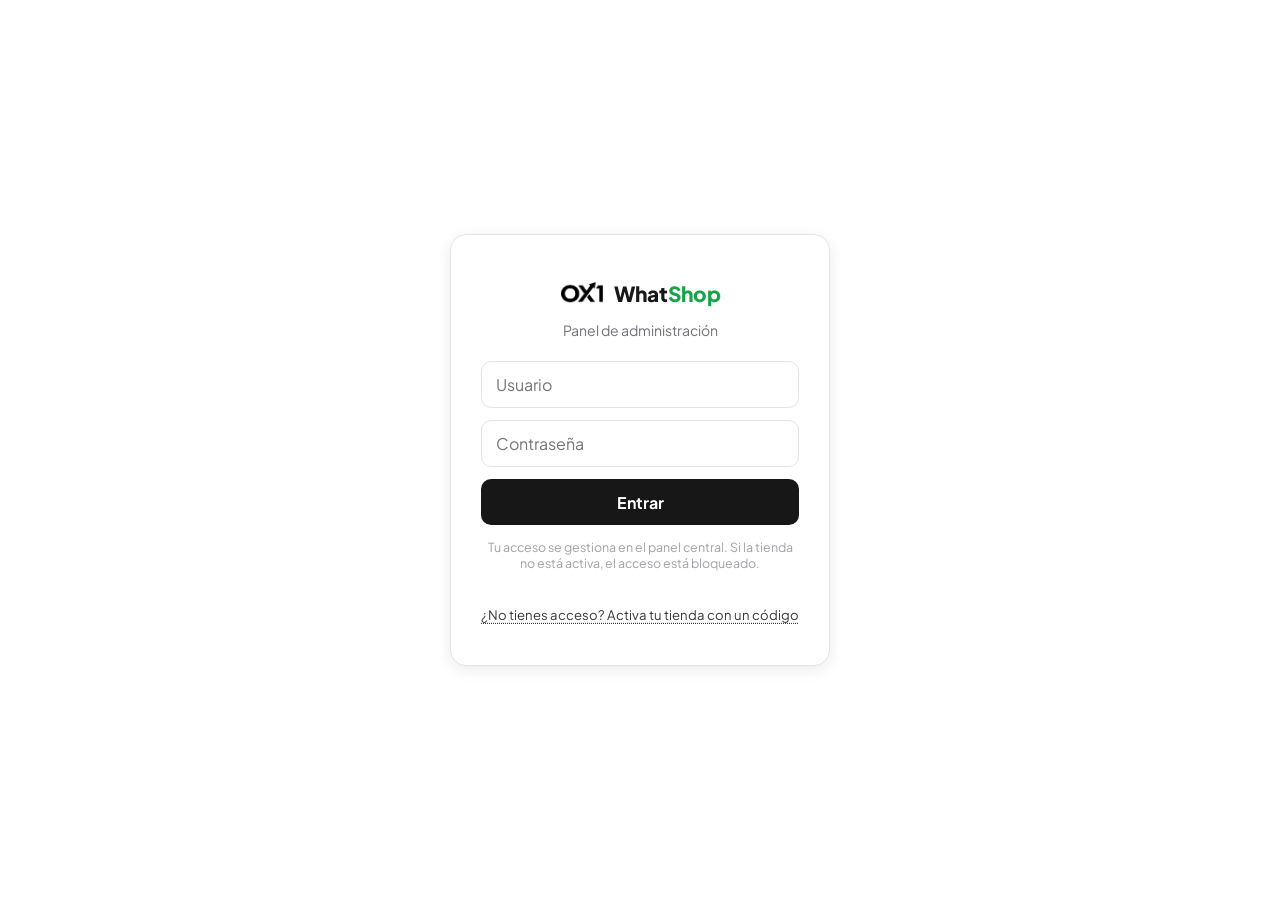
<file: admin.html>
<!DOCTYPE html>
<html lang="es" data-theme="light">
<head>
  <meta charset="UTF-8" />
  <meta name="viewport" content="width=device-width, initial-scale=1.0" />
  <title>Panel de Administración - WhatShop</title>
  <link rel="preconnect" href="https://fonts.googleapis.com" />
  <link rel="preconnect" href="https://fonts.gstatic.com" crossorigin />
  <link href="https://fonts.googleapis.com/css2?family=Plus+Jakarta+Sans:wght@400;500;600;700;800&display=swap" rel="stylesheet" />
  <link rel="icon" type="image/png" href="./assets/logos/logoB.png" />
  <link rel="stylesheet" href="./css/theme.css?v=48" />
  <link rel="stylesheet" href="./css/admin.css?v=50" />
</head>
<body class="admin-page">

  <!-- ================= LOGIN ================= -->
  <div id="login-view" class="admin-login">
    <div class="login-card">
      <div class="brand">
        <img id="login-logo" src="./assets/logos/logoB.png" alt="Logo" />
        <span><span class="what">What</span><span class="shop">Shop</span></span>
      </div>
      <p class="sub" data-i18n="login_sub">Panel de administración</p>
      <input id="login-user" type="text" autocomplete="username" placeholder="Usuario" />
      <input id="login-pass" type="password" autocomplete="current-password" placeholder="Contraseña" />
      <button class="login-btn" id="login-btn" data-i18n="login_btn">Entrar</button>
      <p class="login-error" id="login-error" data-i18n="login_error">Credenciales incorrectas o acceso denegado</p>
      <p class="login-hint" id="login-hint"></p>
      <button type="button" class="login-reg-toggle" id="login-reg-toggle" data-i18n="login_reg_toggle">¿No tienes acceso? Activa tu tienda con un código</button>

      <div class="login-reg" id="register-view" hidden>
        <p class="sub" id="reg-sub" data-i18n="reg_sub">Usa el código que generaste desde tu panel central (Tiendas &gt; Código de alta).</p>
        <input id="reg-code" type="text" autocomplete="off" placeholder="Código XXXX-XXXX" />
        <input id="reg-user" type="text" autocomplete="username" placeholder="Usuario" />
        <input id="reg-pass" type="password" autocomplete="new-password" placeholder="Contraseña" />
        <input id="reg-pass2" type="password" autocomplete="new-password" placeholder="Confirmar contraseña" />
        <button class="login-btn" id="reg-btn" data-i18n="reg_btn">Crear cuenta</button>
        <p class="login-error" id="reg-error"></p>
        <button type="button" class="login-reg-toggle" id="reg-back" data-i18n="reg_back">Ya tengo acceso</button>
      </div>
    </div>
  </div>

  <!-- ================= PANEL ================= -->
  <div id="panel-view" class="hidden">
    <div class="shell" id="shell">

      <!-- Sidebar -->
      <aside class="sidebar" id="sidebar">
        <div class="ws">
          <div class="ws-trigger" id="ws-trigger" role="presentation">
            <span class="ws-l">
              <span class="ws-logo-wrap"><img id="ws-logo" src="./assets/logos/logoB.png" alt="WhatShop" /></span>
              <span class="ws-meta">
                <span class="ws-name"><span class="what">What</span><span class="shop">Shop</span></span>
                <span class="ws-plan" id="ws-plan">Mi Tienda</span>
                <span class="ws-sub" id="ws-sub">Plan: Free</span>
              </span>
            </span>
          </div>
        </div>

        <nav class="nav">
          <div class="nav-group">
            <div class="nav-heading" data-i18n="nav_app_heading">Apariencia</div>
            <button class="nav-item" data-tab="tab-ap-colores">
              <svg viewBox="0 0 24 24" fill="none" stroke="currentColor" stroke-width="2" stroke-linecap="round" stroke-linejoin="round"><circle cx="13.5" cy="6.5" r=".5"/><circle cx="17.5" cy="10.5" r=".5"/><circle cx="8.5" cy="7.5" r=".5"/><circle cx="6.5" cy="12.5" r=".5"/><path d="M12 2C6.5 2 2 6.5 2 12s4.5 10 10 10c.926 0 1.648-.746 1.648-1.688 0-.437-.18-.835-.437-1.125-.29-.289-.438-.652-.438-1.125a1.64 1.64 0 0 1 1.668-1.668h1.996c3.051 0 5.555-2.503 5.555-5.554C21.965 6.012 17.461 2 12 2z"/></svg>
              <span data-i18n="nav_ap_colores">Colores</span>
            </button>
            <button class="nav-item" data-mode="avanzado" data-tab="tab-ap-tipografia">
              <svg viewBox="0 0 24 24" fill="none" stroke="currentColor" stroke-width="2" stroke-linecap="round" stroke-linejoin="round"><path d="M4 7V4h16v3"/><path d="M9 20h6"/><path d="M12 4v16"/></svg>
              <span data-i18n="nav_ap_tipografia">Tipografía</span>
            </button>
            <button class="nav-item" data-mode="avanzado" data-tab="tab-ap-marca">
              <svg viewBox="0 0 24 24" fill="none" stroke="currentColor" stroke-width="2" stroke-linecap="round" stroke-linejoin="round"><path d="M20 7h-4.5a2.5 2.5 0 0 1 0-5H20"/><path d="M4 7h4.5a2.5 2.5 0 0 0 0-5H4"/><path d="M4 17h4.5a2.5 2.5 0 0 1 0 5H4"/><path d="M20 17h-4.5a2.5 2.5 0 0 0 0 5H20"/><path d="M12 2v20"/></svg>
              <span data-i18n="nav_ap_marca">Marca</span>
            </button>
            <button class="nav-item" data-mode="avanzado" data-tab="tab-ap-disenno">
              <svg viewBox="0 0 24 24" fill="none" stroke="currentColor" stroke-width="2" stroke-linecap="round" stroke-linejoin="round"><rect x="3" y="3" width="18" height="18" rx="2"/><circle cx="8.5" cy="8.5" r="1.5"/><path d="m21 15-5-5L5 21"/></svg>
              <span data-i18n="nav_ap_disenno">Diseño</span>
            </button>
            <button type="button" class="nav-item" id="qs-btn">
              <svg viewBox="0 0 24 24" fill="none" stroke="currentColor" stroke-width="2" stroke-linecap="round" stroke-linejoin="round"><path d="M13 2 3 14h9l-1 8 10-12h-9l1-8z"/></svg>
              <span data-i18n="nav_qs">Config. rápidas</span>
            </button>
            <button type="button" class="nav-item" id="wz-btn">
              <svg viewBox="0 0 24 24" fill="none" stroke="currentColor" stroke-width="2" stroke-linecap="round" stroke-linejoin="round"><path d="M4 7V4h16v3M9 20h6M12 4v16"/></svg>
              <span data-i18n="wz_open">Configuración inicial</span>
            </button>
          </div>

          <div class="nav-group">
            <div class="nav-heading" data-i18n="nav_store_heading">Tienda</div>
            <button class="nav-item" data-tab="tab-tienda">
              <svg viewBox="0 0 24 24" fill="none" stroke="currentColor" stroke-width="2" stroke-linecap="round" stroke-linejoin="round"><path d="m2 7 4.41-4.41A2 2 0 0 1 7.83 2h8.34a2 2 0 0 1 1.42.59L22 7"/><path d="M4 12v8a2 2 0 0 0 2 2h12a2 2 0 0 0 2-2v-8"/><path d="M15 22v-4a2 2 0 0 0-2-2h-2a2 2 0 0 0-2 2v4"/><path d="M2 7h20"/><path d="M22 7v3a2 2 0 0 1-2 2a2.7 2.7 0 0 1-1.59-.63.7.7 0 0 0-.82 0A2.7 2.7 0 0 1 16 12a2.7 2.7 0 0 1-1.59-.63.7.7 0 0 0-.82 0A2.7 2.7 0 0 1 12 12a2.7 2.7 0 0 1-1.59-.63.7.7 0 0 0-.82 0A2.7 2.7 0 0 1 8 12a2.7 2.7 0 0 1-1.59-.63.7.7 0 0 0-.82 0A2.7 2.7 0 0 1 4 12a2 2 0 0 1-2-2V7"/></svg>
              <span data-i18n="nav_tienda">General</span>
            </button>
            <button class="nav-item" data-tab="tab-contenido">
              <svg viewBox="0 0 24 24" fill="none" stroke="currentColor" stroke-width="2" stroke-linecap="round" stroke-linejoin="round"><path d="M11 4H4a2 2 0 0 0-2 2v14a2 2 0 0 0 2 2h14a2 2 0 0 0 2-2v-7"/><path d="M16.5 3.5a2.12 2.12 0 0 1 3 3L7 19l-4 1 1-4Z"/></svg>
              <span data-i18n="nav_contenido">Contenido</span>
            </button>
          </div>

          <div class="nav-group">
            <div class="nav-heading" data-i18n="nav_cat_heading">Catálogo</div>
            <button class="nav-item" data-tab="tab-subir">
              <svg viewBox="0 0 24 24" fill="none" stroke="currentColor" stroke-width="2" stroke-linecap="round" stroke-linejoin="round"><path d="M21 15v4a2 2 0 0 1-2 2H5a2 2 0 0 1-2-2v-4"/><polyline points="17 8 12 3 7 8"/><line x1="12" x2="12" y1="3" y2="15"/></svg>
              <span data-i18n="nav_subir">Subir producto</span>
            </button>
            <button class="nav-item" data-tab="tab-productos">
              <svg viewBox="0 0 24 24" fill="none" stroke="currentColor" stroke-width="2" stroke-linecap="round" stroke-linejoin="round"><path d="M21 8a2 2 0 0 0-1-1.73l-7-4a2 2 0 0 0-2 0l-7 4A2 2 0 0 0 3 8v8a2 2 0 0 0 1 1.73l7 4a2 2 0 0 0 2 0l7-4A2 2 0 0 0 21 16Z"/><path d="m3.3 7 8.7 5 8.7-5"/><path d="M12 22V12"/></svg>
              <span data-i18n="nav_productos">Productos</span>
            </button>
            <button class="nav-item" data-tab="tab-categorias">
              <svg viewBox="0 0 24 24" fill="none" stroke="currentColor" stroke-width="2" stroke-linecap="round" stroke-linejoin="round"><path d="M20 20a2 2 0 0 0 2-2V8a2 2 0 0 0-2-2h-7.9a2 2 0 0 1-1.69-.9L9.6 3.9A2 2 0 0 0 7.93 3H4a2 2 0 0 0-2 2v13a2 2 0 0 0 2 2Z"/></svg>
              <span data-i18n="nav_categorias">Categorías</span>
            </button>
            <button class="nav-item" data-mode="avanzado" data-tab="tab-plantillas">
              <svg viewBox="0 0 24 24" fill="none" stroke="currentColor" stroke-width="2" stroke-linecap="round" stroke-linejoin="round"><path d="M21.3 15.3a2.4 2.4 0 0 1 0 3.4l-2.6 2.6a2.4 2.4 0 0 1-3.4 0L2.7 8.7a2.4 2.4 0 0 1 0-3.4l2.6-2.6a2.4 2.4 0 0 1 3.4 0Z"/><path d="m14.5 12.5 2-2"/><path d="m11.5 9.5 2-2"/><path d="m8.5 6.5 2-2"/><path d="m17.5 15.5 2-2"/></svg>
              <span data-i18n="nav_plantillas">Plantillas de tallas</span>
            </button>
          </div>

          <div class="nav-group">
            <div class="nav-heading" data-i18n="nav_ops_heading">Operaciones</div>
            <button class="nav-item" data-tab="tab-pedidos">
              <svg viewBox="0 0 24 24" fill="none" stroke="currentColor" stroke-width="2" stroke-linecap="round" stroke-linejoin="round"><path d="M22 12h-6l-2 3h-4l-2-3H2"/><path d="M5.45 5.11 2 12v6a2 2 0 0 0 2 2h16a2 2 0 0 0 2-2v-6l-3.45-6.89A2 2 0 0 0 16.76 4H7.24a2 2 0 0 0-1.79 1.11z"/><path d="M6 16h.01M18 16h.01"/></svg>
              <span data-i18n="nav_pedidos">Pedidos</span>
              <span class="badge hidden" id="badge-pedidos">0</span>
            </button>
          </div>

          <div class="nav-group">
            <div class="nav-heading" data-i18n="nav_sys_heading">Sistema</div>
            <button class="nav-item" data-mode="avanzado" data-tab="tab-backup">
              <svg viewBox="0 0 24 24" fill="none" stroke="currentColor" stroke-width="2" stroke-linecap="round" stroke-linejoin="round"><path d="M21 15v4a2 2 0 0 1-2 2H5a2 2 0 0 1-2-2v-4"/><polyline points="7 10 12 15 17 10"/><line x1="12" x2="12" y1="15" y2="3"/></svg>
              <span data-i18n="nav_backup">Backup</span>
            </button>
            <button class="nav-item" data-mode="avanzado" data-tab="tab-config">
              <svg viewBox="0 0 24 24" fill="none" stroke="currentColor" stroke-width="2" stroke-linecap="round" stroke-linejoin="round"><path d="M12.22 2h-.44a2 2 0 0 0-2 2v.18a2 2 0 0 1-1 1.73l-.43.25a2 2 0 0 1-2 0l-.15-.08a2 2 0 0 0-2.73.73l-.22.38a2 2 0 0 0 .73 2.73l.15.1a2 2 0 0 1 1 1.72v.51a2 2 0 0 1-1 1.74l-.15.09a2 2 0 0 0-.73 2.73l.22.38a2 2 0 0 0 2.73.73l.15-.08a2 2 0 0 1 2 0l.43.25a2 2 0 0 1 1 1.73V20a2 2 0 0 0 2 2h.44a2 2 0 0 0 2-2v-.18a2 2 0 0 1 1-1.73l.43-.25a2 2 0 0 1 2 0l.15.08a2 2 0 0 0 2.73-.73l.22-.39a2 2 0 0 0-.73-2.73l-.15-.08a2 2 0 0 1-1-1.74v-.5a2 2 0 0 1 1-1.74l.15-.09a2 2 0 0 0 .73-2.73l-.22-.38a2 2 0 0 0-2.73-.73l-.15.08a2 2 0 0 1-2 0l-.43-.25a2 2 0 0 1-1-1.73V4a2 2 0 0 0-2-2z"/><circle cx="12" cy="12" r="3"/></svg>
              <span data-i18n="nav_config">Configuración</span>
            </button>
          </div>
        </nav>

        <div class="sidebar-foot">
          <button class="nav-item" id="btn-ver-tienda">
            <svg viewBox="0 0 24 24" fill="none" stroke="currentColor" stroke-width="2" stroke-linecap="round" stroke-linejoin="round"><path d="M15 3h6v6"/><path d="M10 14 21 3"/><path d="M18 13v6a2 2 0 0 1-2 2H5a2 2 0 0 1-2-2V8a2 2 0 0 1 2-2h6"/></svg>
            <span data-i18n="nav_ver_tienda">Ver tienda</span>
          </button>
          <button class="nav-item" id="btn-logout">
            <svg viewBox="0 0 24 24" fill="none" stroke="currentColor" stroke-width="2" stroke-linecap="round" stroke-linejoin="round"><path d="M9 21H5a2 2 0 0 1-2-2V5a2 2 0 0 1 2-2h4"/><polyline points="16 17 21 12 16 7"/><line x1="21" x2="9" y1="12" y2="12"/></svg>
            <span data-i18n="nav_logout">Cerrar sesión</span>
          </button>
        </div>
      </aside>
      <div class="sidebar-scrim" id="sidebar-scrim"></div>

      <!-- Main -->
      <main class="main">
        <header class="topbar">
          <div class="topbar-l">
            <div class="topbar-m-brand" id="topbar-m-brand">
              <img id="m-brand-logo" src="./assets/logos/logoB.png" alt="WhatShop" />
              <span class="m-meta">
                <span class="ws-name"><span class="what">What</span><span class="shop">Shop</span></span>
                <span class="m-ws-sub" id="m-ws-sub">Plan: Free</span>
              </span>
            </div>
            <button class="icon-btn" id="collapse-btn" aria-label="Toggle sidebar">
              <svg viewBox="0 0 24 24" fill="none" stroke="currentColor" stroke-width="2" stroke-linecap="round" stroke-linejoin="round"><rect width="18" height="18" x="3" y="3" rx="2"/><path d="M15 3v18"/></svg>
            </button>
            <div class="crumb">
              <span id="crumb-store">Mi Tienda</span>
              <span class="sep">/</span>
              <span class="sep">/</span>
              <b id="crumb-page" data-key="t_ap_colores">Colores</b>
            </div>
          </div>
          <div class="topbar-r">
            <button class="lang-pill" id="mode-toggle" title="Modo" data-i18n="mode_basico">Básico</button>
            <button class="cmd-btn" id="cmd-btn">
              <svg viewBox="0 0 24 24" fill="none" stroke="currentColor" stroke-width="2" stroke-linecap="round" stroke-linejoin="round"><circle cx="11" cy="11" r="8"/><path d="m21 21-4.3-4.3"/></svg>
              <span data-i18n="cmd_search">Buscar</span>
              <kbd>Ctrl K</kbd>
            </button>
            <button class="icon-btn tut-btn" id="tut-btn" title="Tutorial" aria-label="Tutorial" data-i18n-attr="title|tut_restart;aria-label|tut_restart">
              <svg viewBox="0 0 24 24" fill="none" stroke="currentColor" stroke-width="2" stroke-linecap="round" stroke-linejoin="round"><circle cx="12" cy="12" r="10"/><path d="M9.09 9a3 3 0 0 1 5.83 1c0 2-3 3-3 3"/><path d="M12 17h.01"/></svg>
              <span data-i18n="tut_restart">Tutorial</span>
            </button>
            <button class="lang-pill" id="lang-toggle" title="Idioma">ES</button>
            <button class="icon-btn" id="theme-toggle" style="display:none" title="Tema">
              <svg class="ic-sun" viewBox="0 0 24 24" fill="none" stroke="currentColor" stroke-width="2" stroke-linecap="round" stroke-linejoin="round"><circle cx="12" cy="12" r="4"/><path d="M12 2v2M12 20v2M4.93 4.93l1.41 1.41M17.66 17.66l1.41 1.41M2 12h2M20 12h2M6.34 17.66l-1.41 1.41M19.07 4.93l-1.41 1.41"/></svg>
              <svg class="ic-moon" style="display:none" viewBox="0 0 24 24" fill="none" stroke="currentColor" stroke-width="2" stroke-linecap="round" stroke-linejoin="round"><path d="M12 3a6 6 0 0 0 9 9 9 9 0 1 1-9-9Z"/></svg>
            </button>
            <button class="mobile-menu-btn" id="mobile-menu-btn" title="Menú" aria-label="Abrir menú">
              <svg viewBox="0 0 24 24" fill="none" stroke="currentColor" stroke-width="2" stroke-linecap="round" stroke-linejoin="round"><path d="M4 6h16M4 12h16M4 18h16"/></svg>
            </button>
          </div>
        </header>

        <div class="panes">

<!-- ===== Apariencia: Colores ===== -->
           <section class="pane" id="tab-ap-colores">
             <h1 data-i18n="t_ap_colores">Colores</h1>
             <p class="page-sub" data-i18n="t_ap_colores_sub">Paletas y colores de marca de tu tienda.</p>
             <details class="section-collapse" open>
               <summary data-i18n="palettes_title">Paletas de colores</summary>
               <div class="panel"><p class="page-sub" style="margin-bottom:10px" data-i18n="palettes_sub">Elige una combinación completa de colores y se aplicará a la tienda.</p>
                 <div id="palette-list" class="palette-list"></div>
               </div>
             </details>
             <details class="section-collapse" open>
               <summary data-i18n="ap_colors">Colores de marca</summary>
               <div class="panel"><div class="grid-2">
                 <div class="field"><label data-i18n="ap_primary">Color primario</label><input type="color" id="theme-primary" value="#171717" /></div>
                 <div class="field"><label data-i18n="ap_accent">Color de acento</label><input type="color" id="theme-accent" value="#A16207" /></div>
                 <div class="field"><label data-i18n="ap_bg">Fondo de la tienda</label><input type="color" id="theme-background" value="#FFFFFF" /></div>
                 <div class="field"><label data-i18n="ap_fg">Color de texto</label><input type="color" id="theme-foreground" value="#171717" /></div>
                 <div class="field"><label data-i18n="ap_secondary">Color secundario</label><input type="color" id="theme-secondary" value="#404040" /></div>
                 <div class="field"><label data-i18n="ap_muted">Color de tarjetas</label><input type="color" id="theme-muted" value="#E8ECF0" /></div>
               </div></div>
             </details>
             <details class="section-collapse" open>
               <summary data-i18n="prev_title">Vista previa en vivo</summary>
               <div class="panel">
                 <p class="page-sub" style="margin-bottom:10px" data-i18n="prev_sub">Cambia los colores de arriba y mira el resultado aquí.</p>
<div class="live-preview" id="live-preview">
                    <div class="store-mock">
                      <div class="sm-head">
                        <span class="sm-brand"><i class="sm-logo"></i><span class="sm-name-txt">WhatShop</span></span>
                        <nav class="sm-nav"><span>Inicio</span><span>Explorar</span><span>WhatsApp</span></nav>
                      </div>
                      <div class="sm-hero">
                        <div class="sm-hero-h">Nueva colección</div>
                        <div class="sm-hero-p">Elige tu próximo favorito hoy.</div>
                        <div class="sm-hero-b">Explorar</div>
                      </div>
                      <div class="sm-cats"><span class="sm-pill sm-pill-on">Todos</span><span class="sm-pill">Anillos</span><span class="sm-pill">Collares</span></div>
                      <div class="sm-grid">
                        <div class="sm-card"><div class="sm-thumb"></div><div class="sm-name">Producto de ejemplo</div><div class="sm-cat">Anillos</div><div class="sm-price">$ 12.900</div><div class="sm-btn">Comprar</div></div>
                        <div class="sm-card"><div class="sm-thumb"></div><div class="sm-name">Segundo producto</div><div class="sm-cat">Collares</div><div class="sm-price">$ 9.500</div><div class="sm-btn">Comprar</div></div>
                      </div>
                      <div class="sm-foot"><span>WhatShop</span></div>
                    </div>
                  </div>
               </div>
             </details>
             <div class="sticky-bar">
               <span class="status-msg" id="status-colores"></span>
               <div class="btn-group"><button class="btn green" id="btn-save-colores" data-i18n="btn_save">Guardar cambios</button></div>
             </div>
           </section>

<!-- ===== Apariencia: Tipografía ===== -->
           <section class="pane hidden" data-mode="avanzado" id="tab-ap-tipografia">
             <h1 data-i18n="t_ap_tipografia">Tipografía</h1>
             <p class="page-sub" data-i18n="t_ap_tipografia_sub">Fuentes y redondeo general de la tienda.</p>
             <details class="section-collapse" open>
               <summary data-i18n="ap_typo">Tipografía y redondeo</summary>
               <div class="panel"><div class="grid-2">
                 <div class="field"><label data-i18n="ap_font">Fuente (títulos)</label><input type="hidden" id="theme-fontheading" value="Plus Jakarta Sans" /><div class="font-options" id="font-options-adv"></div></div>
                 <div class="field"><label data-i18n="ap_radius">Radio de borde (px)</label><input type="number" id="theme-radius" value="14" min="1" max="50" /></div>
               </div></div>
             </details>
             <details class="section-collapse" open>
               <summary data-i18n="prev_title">Vista previa en vivo</summary>
               <div class="panel">
                 <p class="page-sub" style="margin-bottom:10px" data-i18n="prev_sub">Cambia la fuente y el radio arriba.</p>
<div class="live-preview" id="live-preview-typo">
                    <div class="store-mock">
                      <div class="sm-head">
                        <span class="sm-brand"><i class="sm-logo"></i><span class="sm-name-txt">WhatShop</span></span>
                        <nav class="sm-nav"><span>Inicio</span><span>Explorar</span><span>WhatsApp</span></nav>
                      </div>
                      <div class="sm-hero">
                        <div class="sm-hero-h">Título con la fuente elegida</div>
                        <div class="sm-hero-p">El radio de borde se aplica a toda la tienda.</div>
                        <div class="sm-hero-b">Explorar</div>
                      </div>
                      <div class="sm-cats"><span class="sm-pill sm-pill-on">Todos</span><span class="sm-pill">Anillos</span><span class="sm-pill">Collares</span></div>
                      <div class="sm-grid">
                        <div class="sm-card"><div class="sm-thumb"></div><div class="sm-name">Producto de ejemplo</div><div class="sm-cat">Anillos</div><div class="sm-price">$ 12.900</div><div class="sm-btn">Comprar</div></div>
                        <div class="sm-card"><div class="sm-thumb"></div><div class="sm-name">Segundo producto</div><div class="sm-cat">Collares</div><div class="sm-price">$ 9.500</div><div class="sm-btn">Comprar</div></div>
                      </div>
                      <div class="sm-foot"><span>WhatShop</span></div>
                    </div>
                  </div>
               </div>
             </details>
             <div class="sticky-bar">
               <span class="status-msg" id="status-tipografia"></span>
               <div class="btn-group"><button class="btn green" id="btn-save-tipografia" data-i18n="btn_save">Guardar cambios</button></div>
             </div>
           </section>

<!-- ===== Apariencia: Marca ===== -->
           <section class="pane hidden" data-mode="avanzado" id="tab-ap-marca">
             <h1 data-i18n="t_ap_marca">Marca</h1>
             <p class="page-sub" data-i18n="t_ap_marca_sub">Logo, nombre y degradado de fondo.</p>
             <details class="section-collapse" open>
               <summary data-i18n="ap_brand">Marca en la barra superior</summary>
               <div class="panel"><div class="toggle-row"><span data-i18n="ap_show_logo">Mostrar logo</span><label class="switch"><input type="checkbox" id="brand-show-logo" checked /><span class="slider"></span></label></div>
                 <div class="toggle-row"><span data-i18n="ap_show_name">Mostrar nombre de la tienda</span><label class="switch"><input type="checkbox" id="brand-show-name" checked /><span class="slider"></span></label></div>
               </div>
             </details>
             <details class="section-collapse" open>
               <summary data-i18n="ap_gradient">Fondo con degradado</summary>
               <div class="panel"><p class="page-sub" style="margin-bottom:12px" data-i18n="ap_gradient_sub">Degradado sutil del fondo hasta el color elegido.</p>
                 <div class="toggle-row"><span data-i18n="ap_gradient_on">Activar degradado</span><label class="switch"><input type="checkbox" id="theme-gradient-toggle" /><span class="slider"></span></label></div>
                 <div class="field" style="margin-top:12px"><label data-i18n="ap_gradient_color">Color del degradado (abajo)</label><input type="color" id="theme-gradient-color" value="#FFFFFF" /></div>
               </div>
             </details>
             <div class="sticky-bar">
               <span class="status-msg" id="status-marca"></span>
               <div class="btn-group"><button class="btn green" id="btn-save-marca" data-i18n="btn_save">Guardar cambios</button></div>
             </div>
           </section>

          <!-- ===== Tienda: General ===== -->
<section class="pane hidden" id="tab-tienda">
             <h1 data-i18n="t_tienda">General</h1>
             <p class="page-sub" data-i18n="t_tienda_sub">Datos generales, pagos y mensajes.</p>
             <details class="section-collapse" open>
               <summary data-i18n="ti_datos">Datos generales</summary>
               <div class="panel"><div class="grid-2">
                 <div class="field"><label data-i18n="ti_name">Nombre de la tienda</label><input type="text" id="store-name" placeholder="WhatShop" /></div>
                 <div class="field"><label data-i18n="ti_whatsapp">Número de WhatsApp</label><input type="text" id="store-whatsapp" placeholder="+58 412 000 0000" /></div>
                 <div class="field"><label data-i18n="ti_currency">Moneda</label><input type="text" id="store-currency" value="$" /></div>
                 <div class="field"><label data-i18n="ti_currency_pos">Posición de la moneda</label>
                   <select id="store-currency-pos">
                     <option value="before" data-i18n="ti_cur_before">Antes ($10)</option>
                     <option value="after" data-i18n="ti_cur_after">Después (10 $)</option>
                   </select>
                 </div>
               </div>
                 <div class="toggle-row" style="margin-top:8px"><span data-i18n="ti_open">Tienda abierta</span><label class="switch"><input type="checkbox" id="store-open" checked /><span class="slider"></span></label></div>
                 <div class="field" style="margin-top:10px"><label data-i18n="ti_closed_msg">Mensaje cuando está cerrada</label><input type="text" id="store-closed-msg" placeholder="La tienda está cerrada en este momento" /></div>
               </div>
             </details>
             <details class="section-collapse" open>
               <summary data-i18n="ti_pay">Métodos de pago</summary>
               <div class="panel"><p class="page-sub" style="margin-bottom:10px" data-i18n="ti_pay_sub">Un método por línea.</p>
                 <div class="field"><textarea id="store-payments" rows="4" placeholder="Efectivo&#10;Transferencia&#10;Pago móvil"></textarea></div>
               </div>
             </details>
             <div class="sticky-bar">
               <span class="status-msg" id="store-status"></span>
               <div class="btn-group"><button class="btn green" id="btn-save-store" data-i18n="btn_save_store">Guardar tienda</button></div>
             </div>
           </section>

<!-- ===== Apariencia: Diseño ===== -->
           <section class="pane hidden" data-mode="avanzado" id="tab-ap-disenno">
             <h1 data-i18n="t_ap_disenno">Diseño</h1>
             <p class="page-sub" data-i18n="t_ap_disenno_sub">Diseño de tarjetas, secciones de la portada, filtros, hero y banner.</p>
             <details class="section-collapse" open>
               <summary data-i18n="ti_design">Diseño de tarjetas</summary>
               <div class="panel"><div class="grid-2">
                 <div class="field"><label data-i18n="ti_corners">Esquinas</label>
                   <select id="theme-corners">
                     <option value="square" data-i18n="ti_corners_square">Cuadradas</option>
                     <option value="rounded" data-i18n="ti_corners_rounded">Redondeadas</option>
                   </select>
                 </div>
                 <div class="field"><label data-i18n="ti_card_border">Borde de tarjetas</label>
                   <select id="theme-cardborder">
                     <option value="none" data-i18n="ti_border_none">Sin borde</option>
                     <option value="line" data-i18n="ti_border_line">Con borde sutil</option>
                   </select>
                 </div>
                 <div class="field"><label data-i18n="ti_card_shadow">Sombra de tarjetas</label>
                   <select id="theme-cardshadow">
                     <option value="sutil" data-i18n="cs_sutil">Sutil</option>
                     <option value="none" data-i18n="cs_none">Sin sombra</option>
                     <option value="media" data-i18n="cs_media">Media</option>
                   </select>
                 </div>
               </div></div>
             </details>
             <details class="section-collapse" open>
               <summary data-i18n="ti_sections">Secciones de la portada</summary>
               <div class="panel"><div class="toggle-row"><span data-i18n="ti_show_banner">Mostrar banner superior</span><label class="switch"><input type="checkbox" id="store-show-banner" checked /><span class="slider"></span></label></div>
                 <div class="toggle-row"><span data-i18n="ti_show_hero">Mostrar Hero de bienvenida</span><label class="switch"><input type="checkbox" id="store-show-hero" checked /><span class="slider"></span></label></div>
                 <div class="toggle-row"><span data-i18n="ti_show_cats">Mostrar botones de categorías</span><label class="switch"><input type="checkbox" id="store-show-cats" checked /><span class="slider"></span></label></div>
               </div>
             </details>
             <details class="section-collapse" open>
               <summary data-i18n="ti_filter_design">Filtros de la tienda</summary>
               <div class="panel"><div class="toggle-row"><span data-i18n="ti_filter_bold">Títulos de filtros en negrita</span><label class="switch"><input type="checkbox" id="store-filterbold" /><span class="slider"></span></label></div></div>
             </details>
             <details class="section-collapse" open>
               <summary data-i18n="wh_panel">Hero de bienvenida</summary>
               <div class="panel"><p class="page-sub" style="margin-bottom:10px" data-i18n="wh_sub">Edita el hero de la portada: colores, textos e imágenes.</p>
                 <div class="grid-2">
                   <div class="field"><label data-i18n="wh_bg">Fondo</label><input type="color" id="wh-bg" value="#F8F6FA" /></div>
                   <div class="field"><label data-i18n="wh_primary">Color primario</label><input type="color" id="wh-primary" value="#251738" /></div>
                   <div class="field"><label data-i18n="wh_text1">Texto principal</label><input type="color" id="wh-text1" value="#1C1427" /></div>
                   <div class="field"><label data-i18n="wh_text2">Texto secundario</label><input type="color" id="wh-text2" value="#6E6877" /></div>
                   <div class="field"><label data-i18n="wh_btn_bg">Fondo del botón</label><input type="color" id="wh-btnbg" value="#221535" /></div>
                   <div class="field"><label data-i18n="wh_btn_color">Texto del botón</label><input type="color" id="wh-btncolor" value="#FFFFFF" /></div>
                   <div class="field" style="grid-column:1/-1"><label data-i18n="wh_font_title">Fuente del título</label><input type="hidden" id="wh-fonttitle" value="Cinzel, serif" /><div class="font-options" id="wh-fonttitle-options"></div></div>
                   <div class="field" style="grid-column:1/-1"><label data-i18n="wh_font_body">Fuente del cuerpo</label><input type="hidden" id="wh-fontbody" value="Inter, sans-serif" /><div class="font-options" id="wh-fontbody-options"></div></div>
                   <div class="field"><label data-i18n="wh_btn_radius">Radio del botón (px)</label><input type="number" id="wh-btnradius" value="24" min="0" max="60" /></div>
                   <div class="field"><label data-i18n="wh_badge">Texto de la insignia</label><input type="text" id="wh-badge" value="DESCUBRE" /></div>
                   <div class="field"><label data-i18n="wh_badge_icon">Icono de la insignia (URL)</label><input type="text" id="wh-badgeicon" placeholder="https://..." /></div>
                   <div class="field"><label data-i18n="wh_title">Título</label><textarea id="wh-title" rows="2">Tu Estilo&#10;Tu Historia</textarea></div>
                   <div class="field"><label data-i18n="wh_subtitle">Subtítulo</label><input type="text" id="wh-subtitle" value="Moda seleccionada para cada uno de ti." /></div>
                   <div class="field"><label data-i18n="wh_btn_text">Texto del botón</label><input type="text" id="wh-btntext" value="Ir a la tienda" /></div>
                   <div class="field"><label data-i18n="wh_btn_link">Enlace del botón</label><input type="text" id="wh-btnlink" value="#catalogo" placeholder="#catalogo o https://..." /></div>
                   <div class="field"><label data-i18n="wh_dots_total">Total de puntos</label><input type="number" id="wh-dotstotal" value="3" min="0" max="10" /></div>
                   <div class="field"><label data-i18n="wh_dots_active">Punto activo</label><input type="number" id="wh-dotsactive" value="0" min="0" max="9" /></div>
                 </div>
                 <div class="toggle-row"><span data-i18n="wh_btn_arrow">Mostrar flecha en el botón</span><label class="switch"><input type="checkbox" id="wh-btnarrow" checked /><span class="slider"></span></label></div>
               </div>
             </details>
             <details class="section-collapse" open>
               <summary data-i18n="wh_gallery">Galería (tarjetas de imagen)</summary>
               <div class="panel"><div id="wh-gallery" style="display:flex;flex-direction:column;gap:10px"></div>
                 <div class="btn-row" style="margin-top:10px">
                   <button class="btn primary" id="btn-add-wh-img" data-i18n="wh_add_img">Agregar imagen</button>
                 </div>
               </div>
             </details>
             <details class="section-collapse" open>
               <summary data-i18n="ti_banner">Banner superior</summary>
               <div class="panel"><p class="page-sub" style="margin-bottom:10px" data-i18n="ti_banner_sub">Franja a todo el ancho bajo el menú, con el logo y el nombre.</p>
                 <div class="grid-2">
                   <div class="field"><label data-i18n="ti_banner_title">Nombre del banner</label><input type="text" id="banner-name" placeholder="WhatShop" /></div>
                   <div class="field"><label data-i18n="ti_banner_bg">Color de fondo</label><input type="color" id="banner-bg" value="#E8ECF0" /></div>
                 </div>
                 <div class="field"><label data-i18n="ti_banner_image">Imagen/logo del banner</label><input type="file" id="banner-image" accept="image/*" />
                   <div class="cat-preview"><img id="banner-image-preview" class="hidden" alt="" /></div>
                   <input type="hidden" id="banner-image-data" />
                 </div>
               </div>
             </details>
             <div class="sticky-bar">
               <span class="status-msg" id="disenno-status"></span>
               <div class="btn-group"><button class="btn green" id="btn-save-disenno" data-i18n="wh_save">Guardar diseño</button></div>
             </div>
           </section>

<!-- ===== Tienda: Contenido ===== -->
           <section class="pane hidden" id="tab-contenido">
             <h1 data-i18n="t_contenido">Contenido</h1>
             <p class="page-sub" data-i18n="t_contenido_sub">Mensaje de WhatsApp y logo de la marca.</p><button type="button" class="btn-help" data-help="contenido" aria-label="Ayuda" data-i18n-attr="aria-label|help_btn">?</button>
             <details class="section-collapse" open>
               <summary data-i18n="ti_msg_wa">Mensaje de WhatsApp</summary>
<div class="panel"><p class="page-sub" style="margin-bottom:10px" data-i18n="ti_msg_wa_sub">Inserta variables en el mensaje con estos botones (o escríbelas a mano): nombre de la tienda, nombre del cliente, teléfono, método de pago, nota, productos y total.</p>
                  <div class="btn-row" id="msg-var-buttons" style="margin-bottom:10px" title="Pulsa para insertar">
                   <button type="button" class="btn ghost small" data-var="{storeName}" title="{storeName}" data-i18n="var_store">Nombre de la tienda</button>
                   <button type="button" class="btn ghost small" data-var="{name}" title="{name}" data-i18n="var_name">Nombre del cliente</button>
                   <button type="button" class="btn ghost small" data-var="{phone}" title="{phone}" data-i18n="var_phone">Teléfono</button>
                   <button type="button" class="btn ghost small" data-var="{paymentMethod}" title="{paymentMethod}" data-i18n="var_pay">Método de pago</button>
                   <button type="button" class="btn ghost small" data-var="{noteText}" title="{noteText}" data-i18n="var_note">Nota del cliente</button>
                   <button type="button" class="btn ghost small" data-var="{items}" title="{items}" data-i18n="var_items">Productos</button>
                   <button type="button" class="btn ghost small" data-var="{total}" title="{total}" data-i18n="var_total">Total</button>
                  </div>
                 <div class="field"><textarea id="store-msg-template" rows="6"></textarea></div>
               </div>
             </details>
             <details class="section-collapse" open>
               <summary data-i18n="ti_logo">Logo de la marca</summary>
               <div class="panel"><div class="field"><label data-i18n="ti_logo_upload">Subir logo (PNG, JPG, WebP)</label><input type="file" id="store-logo-file" accept="image/*" /></div>
                 <p class="status-line" id="logo-status"></p>
               </div>
             </details>
           </section>

<!-- ===== Subir producto ===== -->
           <section class="pane hidden" id="tab-subir">
             <h1 data-i18n="t_subir">Subir producto</h1>
             <p class="page-sub" data-i18n="t_subir_sub">Crea y sube un producto nuevo con sus imágenes, variantes y stock.</p><button type="button" class="btn-help" data-help="subir" aria-label="Ayuda" data-i18n-attr="aria-label|help_btn">?</button>
             <details class="section-collapse" open>
               <summary data-i18n="pr_new">Nuevo producto</summary>
               <div class="panel" id="prod-form-panel">
                 <h3><span id="prod-form-title" data-i18n="pr_new">Nuevo producto</span> <span class="status-line" id="prod-form-id" style="margin:0"></span></h3>
                 <div class="grid-2">
                   <div class="field"><label data-i18n="pr_name">Nombre</label><input type="text" id="new-product-name" /></div>
                   <div class="field"><label data-i18n="pr_cat">Categoría</label><select id="new-product-category"><option value="">Sin categoría</option></select></div>
                   <div class="field"><label data-i18n="pr_subcat">Subcategoría</label><select id="new-product-subcategory"><option value="">Sin subcategoría</option></select></div>
                   <div class="field"><label data-i18n="pr_price">Precio</label><input type="number" id="new-product-price" value="0" min="0" step="0.01" /></div>
                   <div class="field"><label data-i18n="pr_orig">Precio original (opcional, tachado)</label><input type="number" id="new-product-original" min="0" step="0.01" placeholder="" /></div>
                   <div class="field"><label data-i18n="pr_stock">Stock base</label><input type="number" id="new-product-stock" value="1" min="0" /></div>
<div class="field"><label data-i18n="pr_featured">Destacado</label>
                      <div class="toggle-row"><span data-i18n="pr_featured_on">Mostrar en Populares</span><label class="switch"><input type="checkbox" id="new-product-featured" /><span class="slider"></span></label></div>
                    </div>
                    <div class="field"><label data-i18n="pr_hidden_lbl">Visibilidad</label>
                      <div class="toggle-row"><span data-i18n="pr_hidden_on">Oculto de la tienda</span><label class="switch"><input type="checkbox" id="new-product-hidden" /><span class="slider"></span></label></div>
                    </div>
                   <div class="field" style="grid-column:1/-1"><label data-i18n="pr_desc">Descripción</label><textarea id="new-product-description" rows="3" data-i18n-attr="placeholder|pr_desc_ph" placeholder="Detalles útiles para tus clientes. Usa líneas separadas para crear párrafos y guiones (-) para listas."></textarea></div>
                 </div>
<div class="field" style="margin-top:6px"><label data-i18n="pr_images">Imágenes del producto (múltiples)</label>
                    <div class="img-add" id="img-add">
                      <button type="button" class="btn primary small" id="btn-add-images">
                        <svg viewBox="0 0 24 24" width="15" height="15" fill="none" stroke="currentColor" stroke-width="2" stroke-linecap="round" stroke-linejoin="round"><rect x="3" y="3" width="18" height="18" rx="2" ry="2"/><circle cx="8.5" cy="8.5" r="1.5"/><polyline points="21 15 16 10 5 21"/></svg>
                        <span data-i18n="img_add">Agregar imágenes</span>
                      </button>
                      <div class="img-add-menu hidden" id="img-add-menu">
                        <button type="button" id="opt-take-photo">&#128247; <span data-i18n="take_photo">Tomar foto</span></button>
                        <button type="button" id="opt-gallery">&#128193; <span data-i18n="img_gallery">Subir desde galería</span></button>
                      </div>
                    </div>
                    <input type="file" id="new-product-images" accept="image/*" multiple class="hidden" />
                    <input type="file" id="product-camera" accept="image/*" capture="environment" class="hidden" />
                    <span class="fu-name" id="img-file-name" data-i18n="no_file">Sin archivo</span>
                  </div>
                 <div class="gallery" id="product-gallery"></div>
               </div>
             </details>
             <details class="section-collapse" open>
<summary data-i18n="pr_variants">Variantes (color - talla)</summary>
                <div class="panel" style="margin-top:16px;background:var(--bg-soft)">
                 <h3 data-i18n="pr_variants">Variantes (color - talla)</h3>
                 <div class="variant-toolbar">
                   <div class="field" style="flex:1;min-width:200px"><label data-i18n="pr_sizes_src">Tallas: plantilla o lista libre</label>
                     <select id="variant-template-select"><option value="">Lista libre</option></select>
                   </div>
                   <div class="field" style="flex:1;min-width:160px"><label data-i18n="pr_sizes_free">Tallas libres (separadas por coma)</label><input type="text" id="variant-sizes-free" placeholder="S, M, L, XL" /></div>
                   <button class="btn ghost small" id="btn-apply-sizes" data-i18n="pr_apply_sizes">Aplicar tallas</button>
                 </div>
                 <div class="grid-2" style="margin-bottom:6px">
                   <div class="field" style="margin-bottom:0"><label data-i18n="pr_color_name">Color</label><input type="text" id="variant-color-name" placeholder="Negro" /></div>
                   <div class="field" style="margin-bottom:0"><label data-i18n="pr_color_hex">Hex</label>
                     <div style="display:flex;gap:8px;align-items:center">
                       <input type="color" id="variant-color-hex" value="#000000" style="width:64px;height:42px" />
                       <button class="btn small" id="btn-add-color" data-i18n="pr_add_color">Agregar color</button>
                     </div>
                   </div>
                 </div>
<div class="color-list" id="color-list"></div>
                  <div class="variant-bulk">
                    <span class="variant-bulk-lbl" data-i18n="pr_bulk">Precio y stock iguales para todas las tallas</span>
                    <div class="field" style="margin:0;flex:1;min-width:120px"><label data-i18n="pr_price">Precio</label><input type="number" id="bulk-price" min="0" step="0.01" placeholder="0.00" /></div>
                    <div class="field" style="margin:0;flex:1;min-width:120px"><label data-i18n="pr_stock_short">Stock</label><input type="number" id="bulk-stock" min="0" placeholder="0" /></div>
                    <button class="btn small" id="btn-bulk-apply" data-i18n="pr_bulk_apply">Aplicar a todas</button>
                  </div>
                  <div class="combo-grid" id="combo-grid"></div>
               </div>
             </details>
             <div class="sticky-bar">
               <span class="status-msg" id="product-status"></span>
               <div class="btn-group">
                 <button class="btn green" id="btn-save-product" data-i18n="pr_save">Guardar producto</button>
                 <button class="btn ghost hidden" id="btn-cancel-product" data-i18n="pr_cancel">Cancelar edición</button>
               </div>
             </div>
           </section>

          <!-- ===== Productos (gestion) ===== -->
          <section class="pane hidden" id="tab-productos">
            <h1 data-i18n="t_productos">Productos</h1>
            <p class="page-sub" data-i18n="t_productos_sub">Busca y edita los productos que has subido.</p><button type="button" class="btn-help" data-help="productos" aria-label="Ayuda" data-i18n-attr="aria-label|help_btn">?</button>
            <div class="panel">
              <div class="prod-toolbar">
                <div class="field" style="margin:0;flex:1;min-width:180px"><label data-i18n="pr_filter_cat">Filtrar por categoría</label>
                  <select id="product-filter-cat"><option value="">Todas</option></select>
                </div>
                <div class="field" style="margin:0;min-width:120px"><label data-i18n="pr_per_page">Por página</label>
                  <select id="prod-per-page">
                    <option value="15">15</option><option value="25">25</option><option value="40">40</option><option value="50">50</option><option value="100">100</option>
                  </select>
                </div>
                <div class="view-toggle" id="view-toggle">
                  <button type="button" class="vt-btn" id="view-grid" title="Vista tarjeta">
                    <svg viewBox="0 0 24 24" width="16" height="16" fill="none" stroke="currentColor" stroke-width="2" stroke-linecap="round" stroke-linejoin="round"><rect x="3" y="3" width="7" height="7" rx="1"/><rect x="14" y="3" width="7" height="7" rx="1"/><rect x="3" y="14" width="7" height="7" rx="1"/><rect x="14" y="14" width="7" height="7" rx="1"/></svg>
                  </button>
                  <button type="button" class="vt-btn" id="view-list" title="Vista lista">
                    <svg viewBox="0 0 24 24" width="16" height="16" fill="none" stroke="currentColor" stroke-width="2" stroke-linecap="round" stroke-linejoin="round"><line x1="8" y1="6" x2="21" y2="6"/><line x1="8" y1="12" x2="21" y2="12"/><line x1="8" y1="18" x2="21" y2="18"/><line x1="3" y1="6" x2="3.01" y2="6"/><line x1="3" y1="12" x2="3.01" y2="12"/><line x1="3" y1="18" x2="3.01" y2="18"/></svg>
                  </button>
                </div>
              </div>
            </div>
            <h3 style="margin:20px 0 10px" data-i18n="pr_existing">Productos existentes</h3>
            <div class="list" id="products-list"></div>
            <div class="pagination hidden" id="products-pager"></div>
          </section>

<!-- ===== Categorías ===== -->
           <section class="pane hidden" id="tab-categorias">
             <h1 data-i18n="t_categorias">Categorías</h1>
             <p class="page-sub" data-i18n="t_categorias_sub">Crea y ordena las categorías de tu catálogo.</p><button type="button" class="btn-help" data-help="categorias" aria-label="Ayuda" data-i18n-attr="aria-label|help_btn">?</button>
<div class="sub-tabs" id="cat-tabs">
                <button class="sub-tab active" data-catpanel="view" data-i18n="cat_view">Ver categorías</button>
                <button class="sub-tab" data-catpanel="newcat" data-i18n="cat_newcat">Nueva categoría</button>
                <button class="sub-tab" data-catpanel="newsub" data-i18n="cat_newsub">Nueva subcategoría</button>
                <button class="sub-tab" data-catpanel="navbar" data-i18n="cat_navbar">Barra de navegación</button>
              </div>
             <div class="sub-panel" id="catp-view">
               <div class="list" id="categories-list"></div>
             </div>
             <div class="sub-panel hidden" id="catp-newcat">
                 <div class="panel"><h3><span id="cat-form-title" data-i18n="ca_new">Nueva categoría</span> <span class="status-line" id="cat-form-id" style="margin:0"></span></h3>
                   <div class="grid-2">
                     <div class="field"><label data-i18n="ca_name">Nombre</label><input type="text" id="new-category-name" /></div>
                     <div class="field"><label data-i18n="ca_pos">Posición (auto al crear, editable)</label><input type="number" id="new-category-position" value="0" /></div>
                   </div>
                   <div class="btn-row" style="margin-top:12px">
                     <button class="btn green" id="btn-save-category" data-i18n="ca_add">Guardar categoría</button>
                     <button class="btn ghost hidden" id="btn-cancel-category" data-i18n="ca_cancel">Cancelar</button>
                   </div>
                 </div>
              </div>
              <div class="sub-panel hidden" id="catp-navbar">
                 <div class="panel"><h3 data-i18n="cat_navbar_sub">Personaliza la apariencia de cada categoría en la barra de navegación.</h3>
                   <div class="field"><label data-i18n="cat_pick">Categoría</label><select id="nav-edit-cat"></select></div>
                   <div class="grid-2" style="margin-top:12px">
                     <div class="field"><label data-i18n="ca_color">Color del recuadro</label><input type="color" id="new-category-color" value="#E8ECF0" /></div>
                     <div class="field"><label data-i18n="ca_icon">Icono del círculo</label>
                       <input type="hidden" id="new-category-icon" value="" />
                     </div>
                   </div>
                   <div id="cat-icon-options"></div>
                   <div class="field" style="margin-top:12px"><label data-i18n="ca_image">Imagen de la categoría</label><input type="file" id="new-category-image" accept="image/*" />
                     <div class="cat-preview"><img id="new-category-image-preview" class="hidden" alt="" /></div>
                     <input type="hidden" id="new-category-image-data" />
                   </div>
                   <div class="panel" style="margin-top:12px;background:var(--bg-soft)">
                     <h3 data-i18n="ca_border">Borde</h3>
                     <div class="toggle-row"><span data-i18n="ca_border_on">Activar borde</span><label class="switch"><input type="checkbox" id="cat-border-toggle" /><span class="slider"></span></label></div>
                     <div class="grid-2" id="cat-border-options" style="margin-top:10px">
                       <div class="field"><label data-i18n="ca_border_color">Color del borde</label><input type="color" id="cat-border-color" value="#171717" /></div>
                       <div class="field"><label data-i18n="ca_border_side">Ubicación</label>
                         <select id="cat-border-side">
                           <option value="all" data-i18n="ca_bs_all">Todo el contorno</option>
                           <option value="top" data-i18n="ca_bs_top">Solo arriba</option>
                           <option value="bottom" data-i18n="ca_bs_bottom">Solo abajo</option>
                           <option value="sides" data-i18n="ca_bs_sides">Solo lados</option>
                         </select>
                       </div>
                     </div>
                   </div>
                   <div class="btn-row" style="margin-top:12px">
                     <button class="btn green" id="btn-save-nav" data-i18n="ca_nav_save">Guardar apariencia</button>
                   </div>
                 </div>
              </div>
             <div class="sub-panel hidden" id="catp-newsub">
                <div class="panel"><h3 data-i18n="sc_title">Subcategorías</h3>
                  <p class="page-sub" style="margin-bottom:10px" data-i18n="sc_sub">Agrega subcategorías a cada categoría (ej. Anillos > Casamiento).</p>
                  <div class="grid-2">
                    <div class="field"><label data-i18n="sc_cat">Categoría</label><select id="sub-category"></select></div>
                    <div class="field"><label data-i18n="sc_name">Nombre de la subcategoría</label><input type="text" id="subcategory-name" /></div>
                  </div>
                  <div class="btn-row" style="margin-top:10px">
                    <button class="btn primary" id="btn-add-subcategory" data-i18n="sc_add">Agregar subcategoría</button>
                    <button class="btn ghost hidden" id="btn-cancel-subcategory" data-i18n="sc_cancel">Cancelar</button>
                  </div>
                  <div class="list" id="subcategories-list" style="margin-top:12px"></div>
                </div>
             </div>
           </section>

          <!-- ===== Plantillas ===== -->
          <section class="pane hidden" data-mode="avanzado" id="tab-plantillas">
            <h1 data-i18n="t_plantillas">Plantillas de tallas</h1>
            <p class="page-sub" data-i18n="t_plantillas_sub">Conjuntos de tallas según el tipo de producto (zapatos, anillos, cadenas?).</p><button type="button" class="btn-help" data-help="plantillas" aria-label="Ayuda" data-i18n-attr="aria-label|help_btn">?</button>
            <div class="sub-tabs" id="tpl-tabs">
              <button class="sub-tab active" data-tplpanel="view" data-i18n="tpl_view">Ver plantillas</button>
              <button class="sub-tab" data-tplpanel="new" data-i18n="pl_new">Nueva plantilla</button>
            </div>
            <div class="sub-panel" id="tplp-view">
              <div class="list" id="templates-list"></div>
            </div>
            <div class="sub-panel hidden" id="tplp-new">
              <div class="panel"><h3 data-i18n="pl_new">Nueva plantilla</h3>
                <div class="grid-2">
                  <div class="field"><label data-i18n="pl_name">Nombre</label><input type="text" id="new-template-name" placeholder="Anillos (10-22)" /></div>
                  <div class="field"><label data-i18n="pl_values">Tallas (separadas por coma)</label><input type="text" id="new-template-values" placeholder="10, 11, 12, 13" /></div>
                </div>
                <button class="btn green" id="btn-add-template" data-i18n="pl_add">Crear plantilla</button>
              </div>
            </div>
          </section>

<!-- ===== Pedidos ===== -->
           <section class="pane hidden" id="tab-pedidos">
             <h1 data-i18n="t_pedidos">Pedidos</h1>
             <p class="page-sub" data-i18n="t_pedidos_sub">Historial de pedidos enviados por WhatsApp.</p>
             <details class="section-collapse" open>
               <summary data-i18n="ped_refresh">Filtros</summary>
               <div class="panel"><div class="filters" id="order-filters"></div></div>
             </details>
             <details class="section-collapse" open>
               <summary data-i18n="t_pedidos">Historial de pedidos</summary>
               <div class="panel"><div class="list" id="orders-list"></div></div>
             </details>
             <div class="sticky-bar">
               <span class="status-msg" id="orders-status"></span>
               <div class="btn-group"><button class="btn ghost" id="btn-refresh-orders" data-i18n="ped_refresh">Refrescar</button></div>
             </div>
           </section>

          <!-- ===== Backup ===== -->
          <section class="pane hidden" data-mode="avanzado" id="tab-backup">
            <h1 data-i18n="t_backup">Backup</h1>
            <p class="page-sub" data-i18n="t_backup_sub">Exporta e importa toda la configuración y catálogo.</p>
            <div class="panel">
              <div class="btn-row">
                <button class="btn primary" id="btn-export-backup" data-i18n="bk_export">Exportar backup JSON</button>
                <button class="btn ghost" id="btn-import-backup" data-i18n="bk_import">Importar backup</button>
              </div>
              <input type="file" id="import-backup" accept=".json" class="hidden" />
              <p class="status-line" id="backup-status"></p>
            </div>
            <div class="panel">
              <h3 data-i18n="clear_cat">Catálogo</h3>
              <p class="page-sub" style="margin-bottom:10px" data-i18n="clear_cat_sub">Borra todos los productos y categorías de la tienda (no los pedidos).</p>
              <button class="btn danger" id="btn-clear-catalog" data-i18n="clear_cat_btn">Borrar catálogo (demo)</button>
            </div>
          </section>

          <!-- ===== Configuración ===== -->
          <section class="pane hidden" data-mode="avanzado" id="tab-config">
            <h1 data-i18n="t_config">Configuración</h1>
            <p class="page-sub" data-i18n="t_config_sub">Acceso al panel, pantalla de bienvenida y ajustes.</p>
            <div class="panel"><h3 data-i18n="cf_login">Acceso del administrador</h3>
              <p class="page-sub" style="margin-bottom:0" data-i18n="cf_login_sub">Tu usuario y contraseña se gestionan en el panel central (los servicios de tu proveedor). Si la tienda está bloqueada o no registrada, el acceso se deniega automáticamente.</p>
            </div>
            <div class="panel"><h3 data-i18n="cf_splash">Pantalla de bienvenida</h3>
              <p class="page-sub" style="margin-bottom:10px" data-i18n="cf_splash_sub">Se muestra tras el splash de 3s, antes de entrar a la tienda.</p>
              <div class="grid-2">
                <div class="field"><label data-i18n="cf_splash_bg">Color de fondo</label><input type="color" id="splash-bg" value="#FFFFFF" /></div>
                <div class="field"><label data-i18n="cf_splash_text">Texto de bienvenida</label><input type="text" id="splash-what-text" placeholder="Bienvenido" /></div>
                <div class="field"><label data-i18n="cf_splash_text_color">Color del texto</label><input type="color" id="splash-what-color" value="#171717" /></div>
              </div>
              <div class="field"><label data-i18n="cf_splash_logo">Logo de la bienvenida</label><input type="file" id="splash-logo-file" accept="image/*" /></div>
              <button class="btn green" id="btn-save-splash" data-i18n="btn_save_splash">Guardar bienvenida</button>
              <p class="status-line" id="splash-status"></p>
            </div>
          </section>

        </div>
      </main>
    </div>
  </div>

  <!-- Command palette -->
  <div class="cmd-overlay hidden" id="cmd-overlay">
    <div class="cmd-box">
      <div class="cmd-input-row">
        <svg viewBox="0 0 24 24" fill="none" stroke="currentColor" stroke-width="2" stroke-linecap="round" stroke-linejoin="round"><circle cx="11" cy="11" r="8"/><path d="m21 21-4.3-4.3"/></svg>
        <input id="cmd-input" placeholder="Buscar..." autocomplete="off" />
        <button class="icon-btn" id="cmd-close"><svg viewBox="0 0 24 24" fill="none" stroke="currentColor" stroke-width="2" stroke-linecap="round" stroke-linejoin="round"><path d="M18 6 6 18M6 6l12 12"/></svg></button>
      </div>
      <div class="cmd-list" id="cmd-list"></div>
    </div>
  </div>

  <!-- Quick settings -->
  <div class="cmd-overlay hidden" id="qs-overlay">
    <div class="cmd-box" style="max-width:420px">
      <div class="cmd-input-row" style="cursor:default">
        <svg viewBox="0 0 24 24" fill="none" stroke="currentColor" stroke-width="2" stroke-linecap="round" stroke-linejoin="round"><path d="M13 2 3 14h9l-1 8 10-12h-9l1-8z"/></svg>
        <div style="flex:1"><strong data-i18n="qs_title">Configuraciones rápidas</strong><div class="qs-sub" data-i18n="qs_sub">Paletas de color en un clic. Se aplican al tab Colores.</div></div>
        <button class="icon-btn" id="qs-close"><svg viewBox="0 0 24 24" fill="none" stroke="currentColor" stroke-width="2" stroke-linecap="round" stroke-linejoin="round"><path d="M18 6 6 18M6 6l12 12"/></svg></button>
      </div>
      <div class="qs-body" id="qs-list"></div>
      <div class="qs-save-row">
        <input id="qs-name" placeholder="Nombre de la paleta" maxlength="24" />
        <button class="btn" id="qs-save" data-i18n="qs_save">Guardar actual</button>
      </div>
    </div>
  </div>

  <div class="cmd-overlay hidden" id="wizard-overlay">
    <div class="cmd-box" style="max-width:540px">
      <div class="cmd-input-row" style="cursor:default">
        <svg viewBox="0 0 24 24" fill="none" stroke="currentColor" stroke-width="2" stroke-linecap="round" stroke-linejoin="round"><path d="M4 7V4h16v3M9 20h6M12 4v16"/></svg>
        <div style="flex:1"><strong data-i18n="wz_title">Configuración inicial</strong><div class="qs-sub" data-i18n="wz_sub">Configura tu tienda en unos pasos.</div></div>
        <button class="icon-btn" id="wz-close"><svg viewBox="0 0 24 24" fill="none" stroke="currentColor" stroke-width="2" stroke-linecap="round" stroke-linejoin="round"><path d="M18 6 6 18M6 6l12 12"/></svg></button>
      </div>
      <div class="wz-progress">
        <div class="wz-track"><div class="wz-bar" id="wz-bar"></div></div>
        <div class="wz-steps" id="wz-steps"></div>
      </div>
      <div class="wz-body" id="wz-body"></div>
      <div class="wz-nav">
        <button class="btn ghost" id="wz-back" data-i18n="wz_back">Atrás</button>
        <button class="btn green" id="wz-next" data-i18n="wz_next">Siguiente</button>
      </div>
    </div>
  </div>

  <div class="cmd-overlay hidden" id="storeview-overlay">
    <div class="sv-wrap">
      <div class="sv-head">
        <strong data-i18n="sv_title">Vista de la tienda</strong>
        <span class="sv-live"><i></i><span data-i18n="sv_live">En vivo</span></span>
        <button class="icon-btn" id="sv-close" aria-label="Cerrar"><svg viewBox="0 0 24 24" fill="none" stroke="currentColor" stroke-width="2" stroke-linecap="round" stroke-linejoin="round"><path d="M18 6 6 18M6 6l12 12"/></svg></button>
      </div>
      <div class="sv-stage"><div class="sv-phone" id="sv-phone"></div></div>
    </div>
  </div>

  <div class="tut-scrim hidden" id="tut-overlay">
    <div class="tut-backdrop" id="tut-backdrop"></div>
    <div class="tut-spot" id="tut-spot"></div>
    <div class="tut-card" id="tut-card">
      <div class="tut-dots" id="tut-dots"></div>
      <div class="tut-body">
        <div class="tut-title" id="tut-title"></div>
        <div class="tut-text" id="tut-text"></div>
      </div>
      <div class="tut-nav">
        <button class="btn ghost" id="tut-prev" data-i18n="wz_back">Atrás</button>
        <button class="btn green" id="tut-next" data-i18n="wz_next">Siguiente</button>
        <span class="tut-skip" id="tut-skip" data-i18n="tut_skip">Saltar tutorial</span>
      </div>
    </div>
  </div>

  <div class="cmd-overlay hidden" id="help-overlay">
    <div class="cmd-box" style="max-width:560px">
      <div class="cmd-input-row" style="cursor:default">
        <svg viewBox="0 0 24 24" fill="none" stroke="currentColor" stroke-width="2" stroke-linecap="round" stroke-linejoin="round" style="width:17px;height:17px;color:var(--muted)"><circle cx="12" cy="12" r="10"/><path d="M9.09 9a3 3 0 0 1 5.83 1c0 2-3 3-3 3"/><path d="M12 17h.01"/></svg>
        <strong class="help-title" id="help-title"></strong>
        <button class="icon-btn" id="help-close" aria-label="Cerrar"><svg viewBox="0 0 24 24" fill="none" stroke="currentColor" stroke-width="2" stroke-linecap="round" stroke-linejoin="round" style="width:17px;height:17px"><path d="M18 6 6 18M6 6l12 12"/></svg></button>
      </div>
      <div class="help-body" id="help-body"></div>
      <div class="help-foot"><button class="btn green" id="help-ok" data-i18n="help_ok">Entendido</button></div>
    </div>
  </div>

  <div class="toast" id="toast" role="status"></div>

  <script src="./config.js?v=49"></script>
  <script src="./js/supabase.js?v=49"></script>
  <script src="./js/color-picker.js?v=48"></script>
  <script>
    // ===== Iconos (lucide-style, inline) =====
    var ICONS = {
      search: '<svg viewBox="0 0 24 24" fill="none" stroke="currentColor" stroke-width="2" stroke-linecap="round" stroke-linejoin="round"><circle cx="11" cy="11" r="8"/><path d="m21 21-4.3-4.3"/></svg>',
      package: '<svg viewBox="0 0 24 24" fill="none" stroke="currentColor" stroke-width="2" stroke-linecap="round" stroke-linejoin="round"><path d="M21 8a2 2 0 0 0-1-1.73l-7-4a2 2 0 0 0-2 0l-7 4A2 2 0 0 0 3 8v8a2 2 0 0 0 1 1.73l7 4a2 2 0 0 0 2 0l7-4A2 2 0 0 0 21 16Z"/><path d="m3.3 7 8.7 5 8.7-5"/><path d="M12 22V12"/></svg>',
      folder: '<svg viewBox="0 0 24 24" fill="none" stroke="currentColor" stroke-width="2" stroke-linecap="round" stroke-linejoin="round"><path d="M20 20a2 2 0 0 0 2-2V8a2 2 0 0 0-2-2h-7.9a2 2 0 0 1-1.69-.9L9.6 3.9A2 2 0 0 0 7.93 3H4a2 2 0 0 0-2 2v13a2 2 0 0 0 2 2Z"/></svg>',
      ruler: '<svg viewBox="0 0 24 24" fill="none" stroke="currentColor" stroke-width="2" stroke-linecap="round" stroke-linejoin="round"><path d="M21.3 15.3a2.4 2.4 0 0 1 0 3.4l-2.6 2.6a2.4 2.4 0 0 1-3.4 0L2.7 8.7a2.4 2.4 0 0 1 0-3.4l2.6-2.6a2.4 2.4 0 0 1 3.4 0Z"/><path d="m14.5 12.5 2-2"/><path d="m11.5 9.5 2-2"/><path d="m8.5 6.5 2-2"/><path d="m17.5 15.5 2-2"/></svg>',
      inbox: '<svg viewBox="0 0 24 24" fill="none" stroke="currentColor" stroke-width="2" stroke-linecap="round" stroke-linejoin="round"><path d="M22 12h-6l-2 3h-4l-2-3H2"/><path d="M5.45 5.11 2 12v6a2 2 0 0 0 2 2h16a2 2 0 0 0 2-2v-6l-3.45-6.89A2 2 0 0 0 16.76 4H7.24a2 2 0 0 0-1.79 1.11z"/></svg>',
      activity: '<svg viewBox="0 0 24 24" fill="none" stroke="currentColor" stroke-width="2" stroke-linecap="round" stroke-linejoin="round"><path d="M22 12h-2.48a2 2 0 0 0-1.93 1.46l-2.35 8.36a.25.25 0 0 1-.48 0L9.24 2.18a.25.25 0 0 0-.48 0l-2.35 8.36A2 2 0 0 1 4.49 12H2"/></svg>',
      download: '<svg viewBox="0 0 24 24" fill="none" stroke="currentColor" stroke-width="2" stroke-linecap="round" stroke-linejoin="round"><path d="M21 15v4a2 2 0 0 1-2 2H5a2 2 0 0 1-2-2v-4"/><polyline points="7 10 12 15 17 10"/><line x1="12" x2="12" y1="15" y2="3"/></svg>',
      settings: '<svg viewBox="0 0 24 24" fill="none" stroke="currentColor" stroke-width="2" stroke-linecap="round" stroke-linejoin="round"><circle cx="12" cy="12" r="3"/><path d="M12.22 2h-.44a2 2 0 0 0-2 2v.18a2 2 0 0 1-1 1.73l-.43.25a2 2 0 0 1-2 0l-.15-.08a2 2 0 0 0-2.73.73l-.22.38a2 2 0 0 0 .73 2.73l.15.1a2 2 0 0 1 1 1.72v.51a2 2 0 0 1-1 1.74l-.15.09a2 2 0 0 0-.73 2.73l.22.38a2 2 0 0 0 2.73.73l.15-.08a2 2 0 0 1 2 0l.43.25a2 2 0 0 1 1 1.73V20a2 2 0 0 0 2 2h.44a2 2 0 0 0 2-2v-.18a2 2 0 0 1 1-1.73l.43-.25a2 2 0 0 1 2 0l.15.08a2 2 0 0 0 2.73-.73l.22-.39a2 2 0 0 0-.73-2.73l-.15-.08a2 2 0 0 1-1-1.74v-.5a2 2 0 0 1 1-1.74l.15-.09a2 2 0 0 0 .73-2.73l-.22-.38a2 2 0 0 0-2.73-.73l-.15.08a2 2 0 0 1-2 0l-.43-.25a2 2 0 0 1-1-1.73V4a2 2 0 0 0-2-2z"/></svg>',
      logout: '<svg viewBox="0 0 24 24" fill="none" stroke="currentColor" stroke-width="2" stroke-linecap="round" stroke-linejoin="round"><path d="M9 21H5a2 2 0 0 1-2-2V5a2 2 0 0 1 2-2h4"/><polyline points="16 17 21 12 16 7"/><line x1="21" x2="9" y1="12" y2="12"/></svg>',
      external: '<svg viewBox="0 0 24 24" fill="none" stroke="currentColor" stroke-width="2" stroke-linecap="round" stroke-linejoin="round"><path d="M15 3h6v6"/><path d="M10 14 21 3"/><path d="M18 13v6a2 2 0 0 1-2 2H5a2 2 0 0 1-2-2V8a2 2 0 0 1 2-2h6"/></svg>'
    };

    // ===== i18n =====
    var I18N = {
      es: {
        login_sub: 'Panel de administración', login_btn: 'Entrar', login_user_ph: 'Usuario', login_pass_ph: 'Contraseña', login_error: 'Credenciales incorrectas o acceso denegado', login_hint: 'Tu acceso se gestiona en el panel central. Si la tienda no está activa, el acceso está bloqueado.', login_reg_toggle: '¿No tienes acceso? Activa tu tienda con un código',
        reg_sub: 'Usa el código que generaste desde tu panel central (Tiendas > Código de alta).', reg_code_ph: 'Código XXXX-XXXX', reg_user_ph: 'Usuario', reg_pass_ph: 'Contraseña', reg_pass2_ph: 'Confirmar contraseña', reg_btn: 'Crear cuenta', reg_back: 'Ya tengo acceso', reg_min: 'La contraseña debe tener al menos 4 caracteres', reg_match: 'Las contraseñas no coinciden', reg_r_invalid: 'Código no válido para esta tienda', reg_r_disabled: 'El código está deshabilitado', reg_r_expired: 'El código ha expirado', reg_r_used: 'El código ya fue usado', reg_r_userpass: 'Usuario o contraseña no válidos', reg_error: 'No se pudo activar la cuenta',
        ws_plan: 'WhatShop', ws_new: '+ Nueva tienda',
        nav_apariencia: 'Apariencia', nav_ap_colores: 'Colores', nav_ap_tipografia: 'Tipografía', nav_ap_marca: 'Marca', nav_ap_disenno: 'Diseño', nav_qs: 'Config. rápidas', wz_open: 'Configuración inicial', qs_title: 'Configuraciones rápidas', qs_sub: 'Paletas de color en un clic. Se aplican al tab Colores.', qs_save: 'Guardar actual', qs_saved: 'Paleta guardada', qs_applied: 'Configuración aplicada', qs_presets: 'Rápidas', qs_saved_list: 'Guardadas', qs_delete: 'Eliminar', qs_name_required: 'Escribe un nombre', qs_empty: 'No hay paletas guardadas', prev_title: 'Vista previa en vivo', prev_sub: 'Cambia y mira el resultado en tiempo real.', wz_title: 'Configuración inicial', wz_sub: 'Configura tu tienda en unos pasos.', wz_back: 'Atrás', wz_next: 'Siguiente', wz_finish: 'Finalizar', sv_title: 'Vista de la tienda', sv_live: 'En vivo', tut_skip: 'Saltar tutorial', tut_restart: 'Tutorial', tut_done: '¡Tutorial completado!', help_ok: 'Entendido', help_btn: 'Ayuda', hl_subir_t: 'Cómo subir un producto', hl_subir_x: '<p>Completa nombre, precio y categoría. Opcional: subcategoría, imágenes, variantes (tallas o colores) y stock.</p><ul><li>Cada variante pide su propio stock.</li><li>Puedes fijar precio y stock de varias variantes a la vez con el bloque de edición en grupo.</li><li>Termina con Guardar producto.</li></ul>', hl_productos_t: 'Gestionar productos', hl_productos_x: '<p>Aquí ves todo lo que has subido, con buscador y filtro por categoría.</p><ul><li>Alterna entre vista de tarjetas y lista en la barra superior.</li><li>Edita con el lápiz o borra con el tache rojo.</li><li>El interruptor oculta o muestra el producto en la tienda sin borrarlo.</li></ul>', hl_categorias_t: 'Categorías y subcategorías', hl_categorias_x: '<p>Organiza tu catálogo en niveles y personaliza cómo se ve en la tienda.</p><ul><li>Nueva categoría: sección principal (ej. Anillos).</li><li>Nueva subcategoría: detalle dentro de una categoría (ej. Casamiento).</li><li>Barra de navegación: elige ícono, color e imagen de presentación.</li></ul>', hl_plantillas_t: 'Plantillas de tallas', hl_plantillas_x: '<p>Para productos sin variantes, define aquí las tallas disponibles (S, M, L, ...).</p><ul><li>Escribe un nombre de plantilla y una talla por línea.</li><li>Nueva crea la plantilla y Vista las lista.</li><li>La plantilla por defecto se aplica a los productos sin variantes.</li></ul>', hl_contenido_t: 'Contenido y mensaje de WhatsApp', hl_contenido_x: '<p>Configura los textos que ven tus clientes.</p><ul><li>Mensaje de WhatsApp: plantilla del mensaje al confirmar la compra.</li><li>Los botones insertan variables automáticamente (cliente, productos, total...).</li><li>Logo de la marca: se muestra en la tienda.</li></ul>', wz_s1_t: 'Tu tienda', wz_s1_sub: 'Nombre, WhatsApp y moneda.', wz_s2_t: 'Colores', wz_s2_sub: 'Elige un estilo para tu tienda.', wz_s3_t: 'Logo y marca', wz_s3_sub: 'Sube tu logo y ajusta el nombre.', wz_s4_t: 'Métodos de pago', wz_s4_sub: 'Cómo recibe los pagos de tus clientes.', wz_pal1: 'Clásico', wz_pal2: 'Oscuro elegante', wz_pal3: 'Minimal blanco', wz_done: 'Tienda configurada',
        tut_s0_t: 'Bienvenido a tu panel', tut_s0_x: 'Vamos a crear tu catálogo en 4 pasos: tu primera categoría, una subcategoría y tu primer producto.', tut_s1_t: '1. Crea tu categoría', tut_s1_x: 'Ve a la pestaña Nueva categoría, escribe el nombre (ej. Anillos) y pulsa Guardar categoría.', tut_s2_t: '2. Agrega subcategorías', tut_s2_x: 'En Nueva subcategoría elige tu categoría y añade un nombre (ej. Casamiento). Repítelo cuantas veces quieras.', tut_s3_t: '3. Sube tu primer producto', tut_s3_x: 'En Subir producto escribe nombre, precio y elige tu categoría y subcategoría. Opcional: fotos, variantes y stock. Pulsa Guardar producto.', tut_s4_t: '¡Listo!', tut_s4_x: 'Ya sabes armar tu catálogo. Ve a Apariencia > Colores para ver la vista previa de tu tienda en vivo. Puedes repetir este tutorial cuando quieras con el botón de ayuda (?) arriba.', nav_app_heading: 'Apariencia', nav_tienda: 'General', nav_store_heading: 'Tienda', nav_contenido: 'Contenido', nav_cat_heading: 'Catálogo', nav_subir: 'Subir producto', nav_productos: 'Productos', nav_categorias: 'Categorías', nav_plantillas: 'Plantillas de tallas',
        nav_ops_heading: 'Operaciones', nav_pedidos: 'Pedidos', nav_sys_heading: 'Sistema', nav_backup: 'Backup', nav_config: 'Configuración', mode_basico: 'Esenciales', mode_avanzado: 'Completo',
        nav_ver_tienda: 'Ver tienda', nav_logout: 'Cerrar sesión',
        cmd_search: 'Buscar', cmd_ph: 'Ir a?', cmd_actions: 'Acciones', cmd_logout: 'Cerrar sesión',
        t_apariencia: 'Apariencia', t_apariencia_sub: 'Colores, tipografía y marca de tu tienda.', ap_colors: 'Colores de marca', ap_primary: 'Color primario', ap_accent: 'Color de acento', ap_bg: 'Fondo de la tienda', ap_fg: 'Color de texto', ap_secondary: 'Color secundario', ap_muted: 'Color de tarjetas',
        ap_typo: 'Tipografía y redondeo', ap_font: 'Fuente (títulos)', ap_radius: 'Radio de borde (px)', ap_brand: 'Marca en la barra superior', ap_show_logo: 'Mostrar logo', ap_show_name: 'Mostrar nombre de la tienda',
        ap_gradient: 'Fondo con degradado', ap_gradient_sub: 'Degradado sutil del fondo hasta el color elegido.', ap_gradient_on: 'Activar degradado', ap_gradient_color: 'Color del degradado (abajo)',
        ap_dd_colores: 'Colores', ap_dd_tipografia: 'Tipografía', ap_dd_marca: 'Marca', ap_dd_degradado: 'Degradado',
        btn_save: 'Guardar cambios', btn_save_store: 'Guardar tienda', btn_save_splash: 'Guardar bienvenida',
        t_ap_colores: 'Colores', t_ap_colores_sub: 'Paletas y colores de marca de tu tienda.', t_ap_tipografia: 'Tipografía', t_ap_tipografia_sub: 'Fuentes y redondeo general de la tienda.', t_ap_marca: 'Marca', t_ap_marca_sub: 'Logo, nombre y degradado de fondo.',
        t_tienda: 'General', t_tienda_sub: 'Datos generales, pagos y diseño.', t_ap_disenno: 'Diseño', t_ap_disenno_sub: 'Diseño de tarjetas, secciones de la portada, filtros, hero y banner.', t_contenido: 'Contenido', t_contenido_sub: 'Reseñas, mensaje de WhatsApp y logo.', ti_datos: 'Datos generales', ti_name: 'Nombre de la tienda', ti_whatsapp: 'Número de WhatsApp', ti_currency: 'Moneda', ti_currency_pos: 'Posición de la moneda', ti_cur_before: 'Antes ($10)', ti_cur_after: 'Después (10 $)', ti_open: 'Tienda abierta', ti_closed_msg: 'Mensaje cuando está cerrada',
        ti_pay: 'Métodos de pago', ti_pay_sub: 'Un método por línea.', ti_banner: 'Banner superior', ti_banner_sub: 'Franja a todo el ancho bajo el menú, con el logo y el nombre.', ti_banner_title: 'Nombre del banner', ti_banner_bg: 'Color de fondo', ti_banner_image: 'Imagen/logo del banner',
        ti_msg_wa: 'Mensaje de WhatsApp', ti_msg_wa_sub: 'Inserta variables en el mensaje con estos botones (o escríbelas a mano): nombre de la tienda, nombre del cliente, teléfono, método de pago, nota, productos y total.', var_store: 'Nombre de la tienda', var_name: 'Nombre del cliente', var_phone: 'Teléfono', var_pay: 'Método de pago', var_note: 'Nota del cliente', var_items: 'Productos', var_total: 'Total', ti_logo: 'Logo de la marca', ti_logo_upload: 'Subir logo (PNG, JPG, WebP)', ti_design: 'Diseño de tarjetas', ti_corners: 'Esquinas', ti_corners_square: 'Cuadradas', ti_corners_rounded: 'Redondeadas', ti_card_border: 'Borde de tarjetas', ti_border_none: 'Sin borde', ti_border_line: 'Con borde sutil', ti_card_shadow: 'Sombra de tarjetas', cs_sutil: 'Sutil', cs_none: 'Sin sombra', cs_media: 'Media', ti_sections: 'Secciones de la portada', ti_show_banner: 'Mostrar banner superior', ti_show_hero: 'Mostrar Hero de bienvenida', ti_show_cats: 'Mostrar botones de categorías', wh_panel: 'Hero de bienvenida', wh_sub: 'Edita el hero de la portada: colores, textos e imágenes.', wh_bg: 'Fondo', wh_primary: 'Color primario', wh_text1: 'Texto principal', wh_text2: 'Texto secundario', wh_btn_bg: 'Fondo del botón', wh_btn_color: 'Texto del botón', wh_font_title: 'Fuente del título', wh_font_body: 'Fuente del cuerpo', wh_btn_radius: 'Radio del botón (px)', wh_badge: 'Texto de la insignia', wh_badge_icon: 'Icono de la insignia (URL)', wh_title: 'Título', wh_subtitle: 'Subtítulo', wh_btn_text: 'Texto del botón', wh_btn_link: 'Enlace del botón', wh_dots_total: 'Total de puntos', wh_dots_active: 'Punto activo', wh_btn_arrow: 'Mostrar flecha en el botón', wh_gallery: 'Galería (tarjetas de imagen)', wh_add_img: 'Agregar imagen', wh_save: 'Guardar hero', ti_typo: 'Tipografía', ti_filter_design: 'Filtros de la tienda', ti_filter_bg: 'Color de fondo de los filtros', ti_filter_bold: 'Títulos de filtros en negrita',
        t_subir: 'Subir producto', t_subir_sub: 'Crea y sube un producto nuevo con sus imágenes, variantes y stock.', t_productos: 'Productos', t_productos_sub: 'Busca y edita los productos que has subido.', pr_filter_cat: 'Filtrar por categoría', pr_filter_all: 'Todas', pr_new: 'Nuevo producto', pr_edit: 'Editar producto', pr_name: 'Nombre', pr_cat: 'Categoría', pr_price: 'Precio', pr_orig: 'Precio original (opcional, tachado)', pr_stock: 'Stock base', pr_featured: 'Destacado', pr_featured_on: 'Mostrar en Nuevos productos', pr_desc: 'Descripción', pr_desc_ph: 'Detalles útiles para tus clientes. Usa líneas separadas para crear párrafos y guiones (-) para listas.',
        pr_images: 'Imágenes del producto (múltiples)', bg_remove: 'Quitar fondo', take_photo: 'Tomar foto', img_add: 'Agregar imágenes', img_gallery: 'Subir desde galería', pr_variants: 'Variantes (color - talla)', pr_sizes_src: 'Tallas: plantilla o lista libre', pr_sizes_free: 'Tallas libres (separadas por coma)', pr_apply_sizes: 'Aplicar tallas',
        pr_color_name: 'Color', pr_color_hex: 'Hex', pr_add_color: 'Agregar color', pr_save: 'Guardar producto', pr_cancel: 'Cancelar edición', pr_existing: 'Productos existentes',
        pr_bulk: 'Precio y stock iguales para todas las tallas', pr_bulk_apply: 'Aplicar a todas', pr_bulk_empty: 'Escribe un precio o stock', pr_stock_short: 'Stock', pr_per_page: 'Por página', pr_novariants: 'Sin variantes (usa stock base)', pr_stock2: 'Stock', pr_saving: 'Guardando?', pr_saved: 'Producto guardado', pr_hidden_lbl: 'Visibilidad', pr_hidden_on: 'Oculto de la tienda', pr_hidden_ok: 'Ocultado de la tienda', pr_show_ok: 'Visible en la tienda', pr_vis_tip: 'Ocultar de la tienda', pr_showing: 'Mostrando', pager_of: 'de', bg_ask: '¿Quitar el fondo a estas imágenes?', g_del: 'Eliminar',
        t_categorias: 'Categorías', t_categorias_sub: 'Crea y ordena las categorías de tu catálogo.', ca_new: 'Nueva categoría', cat_view: 'Ver categorías', cat_newcat: 'Nueva categoría', cat_newsub: 'Nueva subcategoría', cat_navbar: 'Barra de navegación', cat_navbar_sub: 'Personaliza la apariencia de cada categoría en la barra de navegación.', cat_pick: 'Elige una categoría', ca_edit_title: 'Editar categoría', ca_name: 'Nombre', ca_color: 'Color del recuadro', ca_pos: 'Posición (auto al crear, editable)', ca_image: 'Imagen de la categoría', ca_icon: 'Icono del círculo', ca_border: 'Borde', ca_border_on: 'Activar borde', ca_border_color: 'Color del borde', ca_border_side: 'Ubicación', ca_bs_all: 'Todo el contorno', ca_bs_top: 'Solo arriba', ca_bs_bottom: 'Solo abajo', ca_bs_sides: 'Solo lados', ca_add: 'Guardar categoría', ca_cancel: 'Cancelar', ca_edit: 'Guardar', ca_del: 'Eliminar', ca_nav_save: 'Guardar apariencia', sc_title: 'Subcategorías', sc_sub: 'Agrega subcategorías a cada categoría (ej. Anillos > Casamiento).', sc_cat: 'Categoría', sc_name: 'Nombre de la subcategoría', sc_add: 'Agregar subcategoría', sc_cancel: 'Cancelar', sc_del: 'Eliminar', sc_confirm: '¿Eliminar esta subcategoría?', sc_empty: 'Sin subcategorías', sc_req: 'Elige categoría y escribe el nombre', sc_other: 'Otros', pr_subcat: 'Subcategoría',
        t_plantillas: 'Plantillas de tallas', t_plantillas_sub: 'Conjuntos de tallas según el tipo de producto (zapatos, anillos, cadenas?).', pl_new: 'Nueva plantilla', pl_name: 'Nombre', pl_values: 'Tallas (separadas por coma)', pl_add: 'Crear plantilla', pl_del: 'Eliminar', tpl_view: 'Ver plantillas',
        t_pedidos: 'Pedidos', t_pedidos_sub: 'Historial de pedidos enviados por WhatsApp.', ped_refresh: 'Refrescar', ped_none: 'No hay pedidos.', ped_wa: 'WhatsApp', ped_pagado: 'Pagado', ped_entregado: 'Entregado', ped_cancelar: 'Cancelar',
        an_nodata: 'Sin datos',
        t_backup: 'Backup', t_backup_sub: 'Exporta e importa toda la configuración y catálogo.', bk_export: 'Exportar backup JSON', bk_import: 'Importar backup', bk_imported: 'Backup importado correctamente', bk_invalid: 'Archivo inválido',
        t_config: 'Configuración', t_config_sub: 'Acceso al panel, pantalla de bienvenida y ajustes.', cf_login: 'Acceso del administrador', cf_login_sub: 'Tu usuario y contraseña se gestionan en el panel central (los servicios de tu proveedor). Si la tienda está bloqueada o no registrada, el acceso se deniega automáticamente.',
        cf_splash: 'Pantalla de bienvenida', cf_splash_sub: 'Se muestra tras el splash de 3s, antes de entrar a la tienda.', cf_splash_bg: 'Color de fondo', cf_splash_text: 'Texto de bienvenida', cf_splash_text_color: 'Color del texto', cf_splash_logo: 'Logo de la bienvenida', cf_splash_done: 'Bienvenida guardada',
        st_saved: 'Guardado correctamente', st_error: 'Error al guardar', st_en_proceso: 'En proceso', st_nuevo: 'Nuevo', st_pagado: 'Pagado', st_entregado: 'Entregado', st_cancelado: 'Cancelado', upload_btn: 'Subir imagen', no_file: 'Sin archivo', palettes_title: 'Paletas de colores', palettes_sub: 'Elige una combinación completa y se aplicará a la tienda.', pal_confirm: '¿Aplicar esta paleta de colores?', pal_applied: 'Paleta aplicada', pal_1: 'Clásico', pal_2: 'Oscuro elegante', pal_3: 'Minimal blanco', pal_4: 'Azul sereno', pal_5: 'Rosa suave', pal_6: 'Verde naturaleza', pal_7: 'Otoño terracota', pal_8: 'Violeta moderno', pal_9: 'Oro y negro', pal_10: 'Café cálido', clear_cat: 'Catálogo', clear_cat_sub: 'Borra todos los productos y categorías de la tienda (no los pedidos).', clear_cat_btn: 'Borrar catálogo (demo)', clear_cat_confirm: '¿Borrar todos los productos y categorías? Esta acción no se puede deshacer.', clear_cat_done: 'Catálogo borrado', del_confirm: '¿Eliminar este elemento?', del_confirm_cat: '¿Eliminar esta categoría?', del_confirm_prod: '¿Eliminar este producto?', del_confirm_tpl: '¿Eliminar esta plantilla?',
        edit: 'Editar', new_store_ph: 'Nombre de la nueva tienda', no_stores: 'Sin tiendas', empty_cat: 'No hay categorías.', empty_prod: 'No hay productos.', empty_tpl: 'No hay plantillas.', empty_ord: 'No hay pedidos aún.', es_cta_cat: 'Crear primera categoría', es_cta_prod: 'Subir primer producto', es_cta_ord: 'Refrescar pedidos'
      },
      en: {
        login_sub: 'Admin panel', login_btn: 'Enter', login_user_ph: 'User', login_pass_ph: 'Password', login_error: 'Wrong credentials or access denied', login_hint: 'Your access is managed in the central panel. If the store is not active, access is blocked.', login_reg_toggle: 'No access? Activate your store with a code',
        reg_sub: 'Use the code generated from your central panel (Stores > Activation code).', reg_code_ph: 'Code XXXX-XXXX', reg_user_ph: 'User', reg_pass_ph: 'Password', reg_pass2_ph: 'Confirm password', reg_btn: 'Create account', reg_back: 'I already have access', reg_min: 'Password must be at least 4 characters', reg_match: 'Passwords do not match', reg_r_invalid: 'Code not valid for this store', reg_r_disabled: 'Code disabled', reg_r_expired: 'Code expired', reg_r_used: 'Code already used', reg_r_userpass: 'Invalid user or password', reg_error: 'Could not activate account',
        ws_plan: 'WhatShop', ws_new: '+ New store',
        nav_apariencia: 'Appearance', nav_ap_colores: 'Colors', nav_ap_tipografia: 'Typography', nav_ap_marca: 'Branding', nav_ap_disenno: 'Design', nav_qs: 'Quick settings', wz_open: 'Initial setup', qs_title: 'Quick settings', qs_sub: 'Color palettes in one click. Applies to the Colors tab.', qs_save: 'Save current', qs_saved: 'Palette saved', qs_applied: 'Configuration applied', qs_presets: 'Quick', qs_saved_list: 'Saved', qs_delete: 'Delete', qs_name_required: 'Type a name', qs_empty: 'No saved palettes', prev_title: 'Live preview', prev_sub: 'Change and see the result in real time.', wz_title: 'Initial setup', wz_sub: 'Set up your store in a few steps.', wz_back: 'Back', wz_next: 'Next', wz_finish: 'Finish', sv_title: 'Store preview', sv_live: 'Live', tut_skip: 'Skip tutorial', tut_restart: 'Tutorial', tut_done: 'Tutorial completed!', help_ok: 'Got it', help_btn: 'Help', hl_subir_t: 'How to upload a product', hl_subir_x: '<p>Fill in name, price and category. Optional: subcategory, images, variants (sizes or colors) and stock.</p><ul><li>Each variant needs its own stock.</li><li>Set price and stock for many variants at once with the bulk edit bar.</li><li>Finish with Save product.</li></ul>', hl_productos_t: 'Manage products', hl_productos_x: '<p>Here you see everything you uploaded, with search and category filter.</p><ul><li>Switch between card and list views in the top bar.</li><li>Edit with the pencil or delete with the red cross.</li><li>The switch hides or shows the product in the store without deleting it.</li></ul>', hl_categorias_t: 'Categories and subcategories', hl_categorias_x: '<p>Organize your catalog and customize how it looks in the store.</p><ul><li>New category: main section (e.g. Rings).</li><li>New subcategory: detail inside a category (e.g. Wedding).</li><li>Nav bar: pick the icon, color and cover image.</li></ul>', hl_plantillas_t: 'Size templates', hl_plantillas_x: '<p>For products without variants, define the available sizes here (S, M, L, ...).</p><ul><li>Type a template name and one size per line.</li><li>New creates the template and View lists them.</li><li>The default template applies to products without variants.</li></ul>', hl_contenido_t: 'Content and WhatsApp message', hl_contenido_x: '<p>Set the texts your customers see.</p><ul><li>WhatsApp message: template of the message when confirming the purchase.</li><li>The buttons insert variables automatically (customer, items, total...).</li><li>Store logo: shown across the store.</li></ul>', wz_s1_t: 'Your store', wz_s1_sub: 'Name, WhatsApp and currency.', wz_s2_t: 'Colors', wz_s2_sub: 'Pick a style for your store.', wz_s3_t: 'Logo & brand', wz_s3_sub: 'Upload your logo and adjust the name.', wz_s4_t: 'Payment methods', wz_s4_sub: 'How your customers pay.', wz_pal1: 'Classic', wz_pal2: 'Elegant dark', wz_pal3: 'Minimal white', wz_done: 'Store configured',
        tut_s0_t: 'Welcome to your panel', tut_s0_x: 'Let\'s build your catalog in 4 steps: your first category, a subcategory and your first product.', tut_s1_t: '1. Create your category', tut_s1_x: 'Open the New category tab, type the name (e.g. Rings) and press Save category.', tut_s2_t: '2. Add subcategories', tut_s2_x: 'In New subcategory pick your category and add a name (e.g. Wedding). Repeat as many times as you want.', tut_s3_t: '3. Upload your first product', tut_s3_x: 'In Upload product type the name, price and pick your category and subcategory. Optional: photos, variants and stock. Press Save product.', tut_s4_t: 'Done!', tut_s4_x: 'You now know how to build your catalog. Go to Appearance > Colors to watch your store preview live. Replay this tutorial anytime with the help (?) button above.', nav_app_heading: 'Appearance', nav_tienda: 'General', nav_store_heading: 'Store', nav_contenido: 'Content', nav_cat_heading: 'Catalog', nav_subir: 'Upload product', nav_productos: 'Products', nav_categorias: 'Categories', nav_plantillas: 'Size templates',
        nav_ops_heading: 'Operations', nav_pedidos: 'Orders', nav_sys_heading: 'System', nav_backup: 'Backup', nav_config: 'Settings', mode_basico: 'Essentials', mode_avanzado: 'Advanced',
        nav_ver_tienda: 'View store', nav_logout: 'Log out',
        cmd_search: 'Search', cmd_ph: 'Go to?', cmd_actions: 'Actions', cmd_logout: 'Log out',
        t_apariencia: 'Appearance', t_apariencia_sub: 'Colors, typography and branding of your store.', ap_colors: 'Brand colors', ap_primary: 'Primary color', ap_accent: 'Accent color', ap_bg: 'Store background', ap_fg: 'Text color', ap_secondary: 'Secondary color', ap_muted: 'Card color',
        ap_typo: 'Typography & radius', ap_font: 'Font (headings)', ap_radius: 'Border radius (px)', ap_brand: 'Top bar branding', ap_show_logo: 'Show logo', ap_show_name: 'Show store name',
        ap_gradient: 'Background gradient', ap_gradient_sub: 'Subtle gradient from background to chosen color.', ap_gradient_on: 'Enable gradient', ap_gradient_color: 'Gradient color (bottom)',
        ap_dd_colores: 'Colors', ap_dd_tipografia: 'Typography', ap_dd_marca: 'Branding', ap_dd_degradado: 'Gradient',
        btn_save: 'Save changes', btn_save_store: 'Save store', btn_save_splash: 'Save welcome',
        t_ap_colores: 'Colors', t_ap_colores_sub: 'Palettes and brand colors for your store.', t_ap_tipografia: 'Typography', t_ap_tipografia_sub: 'Fonts and general border radius.', t_ap_marca: 'Branding', t_ap_marca_sub: 'Logo, name and background gradient.',
        t_tienda: 'General', t_tienda_sub: 'Store data, payments and design.', t_ap_disenno: 'Design', t_ap_disenno_sub: 'Card design, home sections, filters, hero and banner.', t_contenido: 'Content', t_contenido_sub: 'Reviews, WhatsApp message and logo.', ti_datos: 'General data', ti_name: 'Store name', ti_whatsapp: 'WhatsApp number', ti_currency: 'Currency', ti_currency_pos: 'Currency position', ti_cur_before: 'Before ($10)', ti_cur_after: 'After (10 $)', ti_open: 'Store open', ti_closed_msg: 'Closed message',
        ti_pay: 'Payment methods', ti_pay_sub: 'One method per line.', ti_banner: 'Top banner', ti_banner_sub: 'Full-width strip under the menu with the logo and name.', ti_banner_title: 'Banner name', ti_banner_bg: 'Background color', ti_banner_image: 'Banner image/logo',
        ti_msg_wa: 'WhatsApp message', ti_msg_wa_sub: 'Insert variables into the message with these buttons (or type them by hand): store name, customer name, phone, payment method, note, items and total.', var_store: 'Store name', var_name: 'Customer name', var_phone: 'Phone', var_pay: 'Payment method', var_note: 'Customer note', var_items: 'Items', var_total: 'Total', ti_logo: 'Store logo', ti_logo_upload: 'Upload logo (PNG, JPG, WebP)', ti_design: 'Card design', ti_corners: 'Corners', ti_corners_square: 'Square', ti_corners_rounded: 'Rounded', ti_card_border: 'Card border', ti_border_none: 'No border', ti_border_line: 'Subtle border', ti_card_shadow: 'Card shadow', cs_sutil: 'Subtle', cs_none: 'No shadow', cs_media: 'Medium', ti_sections: 'Home sections', ti_show_banner: 'Show top banner', ti_show_hero: 'Show welcome hero', ti_show_cats: 'Show category buttons', wh_panel: 'Welcome hero', wh_sub: 'Edit the homepage hero: colors, texts and images.', wh_bg: 'Background', wh_primary: 'Primary color', wh_text1: 'Primary text', wh_text2: 'Secondary text', wh_btn_bg: 'Button background', wh_btn_color: 'Button text', wh_font_title: 'Title font', wh_font_body: 'Body font', wh_btn_radius: 'Button radius (px)', wh_badge: 'Badge text', wh_badge_icon: 'Badge icon (URL)', wh_title: 'Title', wh_subtitle: 'Subtitle', wh_btn_text: 'Button text', wh_btn_link: 'Button link', wh_dots_total: 'Total dots', wh_dots_active: 'Active dot', wh_btn_arrow: 'Show button arrow', wh_gallery: 'Gallery (image cards)', wh_add_img: 'Add image', wh_save: 'Save hero', ti_typo: 'Typography', ti_filter_design: 'Store filters', ti_filter_bg: 'Filters background color', ti_filter_bold: 'Bold filter titles',
        t_subir: 'Upload product', t_subir_sub: 'Create and upload a new product with images, variants and stock.', t_productos: 'Products', t_productos_sub: 'Find and edit the products you uploaded.', pr_filter_cat: 'Filter by category', pr_filter_all: 'All', pr_new: 'New product', pr_edit: 'Edit product', pr_name: 'Name', pr_cat: 'Category', pr_price: 'Price', pr_orig: 'Original price (optional, strikethrough)', pr_stock: 'Base stock', pr_featured: 'Featured', pr_featured_on: 'Show in New products', pr_desc: 'Description', pr_desc_ph: 'Useful details for your customers. Use separate lines to create paragraphs and dashes (-) for bullet lists.',
        pr_images: 'Product images (multiple)', bg_remove: 'Remove background', take_photo: 'Take photo', img_add: 'Add images', img_gallery: 'Upload from gallery', pr_variants: 'Variants (color - size)', pr_sizes_src: 'Sizes: template or free list', pr_sizes_free: 'Free sizes (comma separated)', pr_apply_sizes: 'Apply sizes',
        pr_color_name: 'Color', pr_color_hex: 'Hex', pr_add_color: 'Add color', pr_save: 'Save product', pr_cancel: 'Cancel edit', pr_existing: 'Existing products',
        pr_per_page: 'Per page', pr_hidden_lbl: 'Visibility', pr_hidden_on: 'Hidden from store', pr_hidden_ok: 'Hidden from store', pr_show_ok: 'Visible in store', pr_vis_tip: 'Hide from store', pr_showing: 'Showing', pager_of: 'of', pr_novariants: 'No variants (uses base stock)', pr_stock2: 'Stock', pr_saving: 'Saving?', pr_saved: 'Product saved', pr_bulk: 'Same price and stock for all sizes', pr_bulk_apply: 'Apply to all', pr_bulk_empty: 'Enter a price or stock', pr_stock_short: 'Stock', bg_ask: 'Remove background from these images?', g_del: 'Delete',
        t_categorias: 'Categories', t_categorias_sub: 'Create and order your catalog categories.', ca_new: 'New category', cat_view: 'View categories', cat_newcat: 'New category', cat_newsub: 'New subcategory', cat_navbar: 'Navigation bar', cat_navbar_sub: 'Customize how each category looks in the navigation bar.', cat_pick: 'Pick a category', ca_edit_title: 'Edit category', ca_name: 'Name', ca_color: 'Box color', ca_pos: 'Position (auto on create, editable)', ca_image: 'Category image', ca_icon: 'Circle icon', ca_border: 'Border', ca_border_on: 'Enable border', ca_border_color: 'Border color', ca_border_side: 'Position', ca_bs_all: 'Whole outline', ca_bs_top: 'Top only', ca_bs_bottom: 'Bottom only', ca_bs_sides: 'Sides only', ca_add: 'Save category', ca_cancel: 'Cancel', ca_edit: 'Save', ca_del: 'Delete', ca_nav_save: 'Save appearance', sc_title: 'Subcategories', sc_sub: 'Add subcategories to each category (e.g., Rings > Wedding).', sc_cat: 'Category', sc_name: 'Subcategory name', sc_add: 'Add subcategory', sc_cancel: 'Cancel', sc_del: 'Delete', sc_confirm: 'Delete this subcategory?', sc_empty: 'No subcategories', sc_req: 'Pick a category and enter a name', sc_other: 'Others', pr_subcat: 'Subcategory',
        t_plantillas: 'Size templates', t_plantillas_sub: 'Size sets by product type (shoes, rings, chains?).', pl_new: 'New template', pl_name: 'Name', pl_values: 'Sizes (comma separated)', pl_add: 'Create template', pl_del: 'Delete', tpl_view: 'View templates',
        t_pedidos: 'Orders', t_pedidos_sub: 'Order history sent via WhatsApp.', ped_refresh: 'Refresh', ped_none: 'No orders.', ped_wa: 'WhatsApp', ped_pagado: 'Paid', ped_entregado: 'Delivered', ped_cancelar: 'Cancel',
        an_nodata: 'No data',
        t_backup: 'Backup', t_backup_sub: 'Export and import all config and catalog.', bk_export: 'Export backup JSON', bk_import: 'Import backup', bk_imported: 'Backup imported successfully', bk_invalid: 'Invalid file',
        t_config: 'Settings', t_config_sub: 'Panel access, welcome screen and settings.', cf_login: 'Admin access', cf_login_sub: 'Your username and password are managed in the central panel (your provider services). If the store is blocked or not registered, access is denied automatically.',
        cf_splash: 'Welcome screen', cf_splash_sub: 'Shown after the 3s splash, before entering the store.', cf_splash_bg: 'Background color', cf_splash_text: 'Welcome text', cf_splash_text_color: 'Text color', cf_splash_logo: 'Welcome logo', cf_splash_done: 'Welcome saved',
        st_saved: 'Saved successfully', st_error: 'Error saving', st_en_proceso: 'In process', st_nuevo: 'New', st_pagado: 'Paid', st_entregado: 'Delivered', st_cancelado: 'Cancelled', upload_btn: 'Upload image', no_file: 'No file', palettes_title: 'Color palettes', palettes_sub: 'Pick a full color combination and it will be applied to the store.', pal_confirm: 'Apply this color palette?', pal_applied: 'Palette applied', pal_1: 'Classic', pal_2: 'Dark elegant', pal_3: 'Minimal white', pal_4: 'Serene blue', pal_5: 'Soft pink', pal_6: 'Nature green', pal_7: 'Terracotta autumn', pal_8: 'Modern violet', pal_9: 'Gold and black', pal_10: 'Warm coffee', clear_cat: 'Catalog', clear_cat_sub: 'Deletes all products and categories from the store (not orders).', clear_cat_btn: 'Clear catalog (demo)', clear_cat_confirm: 'Delete all products and categories? This cannot be undone.', clear_cat_done: 'Catalog cleared', del_confirm: 'Delete this item?', del_confirm_cat: 'Delete this category?', del_confirm_prod: 'Delete this product?', del_confirm_tpl: 'Delete this template?',
        edit: 'Edit', new_store_ph: 'New store name', no_stores: 'No stores', empty_cat: 'No categories.', empty_prod: 'No products.', empty_tpl: 'No templates.', empty_ord: 'No orders yet.', es_cta_cat: 'Create first category', es_cta_prod: 'Upload first product', es_cta_ord: 'Refresh orders'
      }
    };
    var lang = localStorage.getItem('whatshop_admin_lang') === 'en' ? 'en' : 'es';
    function t(key) { var v = (I18N[lang] || I18N.es)[key]; return v != null ? v : key; }
    function applyLang() {
      document.documentElement.setAttribute('lang', lang);
      document.getElementById('lang-toggle').textContent = lang.toUpperCase();
      document.querySelectorAll('[data-i18n]').forEach(function (el) { el.textContent = t(el.getAttribute('data-i18n')); });
      document.querySelectorAll('[data-i18n-attr]').forEach(function (el) {
        var pairs = el.getAttribute('data-i18n-attr').split(';');
        for (var pi = 0; pi < pairs.length; pi++) {
          var p = pairs[pi].split('|');
          if (p[0] && p[1]) el.setAttribute(p[0], t(p[1]));
        }
      });
      var crumb = document.getElementById('crumb-page');
      if (crumb) crumb.textContent = t(crumb.dataset.key || 't_ap_colores');
      document.getElementById('cmd-input').placeholder = t('cmd_ph');
      renderStores();
    }

    // ===== Tema (blanco por defecto) =====
    var savedTheme = localStorage.getItem('whatshop_admin_theme');
    if (savedTheme !== 'dark') savedTheme = 'light';
    applyThemeMode(savedTheme);
    function applyThemeMode(mode) {
      document.documentElement.setAttribute('data-theme', mode);
      localStorage.setItem('whatshop_admin_theme', mode);
      var sun = document.querySelector('.ic-sun'), moon = document.querySelector('.ic-moon');
      if (sun) sun.style.display = mode === 'dark' ? 'none' : '';
      if (moon) moon.style.display = mode === 'dark' ? '' : 'none';
      var logo = mode === 'dark' ? './assets/logos/logoW.png' : './assets/logos/logoB.png';
      ['ws-logo', 'topbar-logo', 'login-logo', 'm-brand-logo'].forEach(function (id) {
        var el = document.getElementById(id);
        if (el) el.src = logo;
      });
    }
    document.getElementById('theme-toggle').addEventListener('click', function () {
      var cur = document.documentElement.getAttribute('data-theme');
      applyThemeMode(cur === 'dark' ? 'light' : 'dark');
    });

    // ===== Estado global =====
    var _settings = {};
    var _settingsBaseline = {};
    var _stores = [];
    var _templates = [];
    var _latestProducts = [];
    var _orderFilter = 'all';
    var _editingProduct = null;
    var _editingHadVariants = false;   // id o null
    var _variantSizes = [];
    var _variantColors = [];      // {name, hex}
    var _comboStock = {};         // "color|size" -> {stock, price}
    var _productImages = [];      // urls

    // ===== Login =====
    function doLogin() {
      var user = (document.getElementById('login-user').value || '').trim();
      var pass = document.getElementById('login-pass').value;
      var errEl = document.getElementById('login-error');
      if (!user || !pass) { errEl.style.display = 'block'; return; }
      var wst = window.OX1_WSTORE;
      if (!wst || !wst.centralUrl || !wst.centralKey || wst.wsRef == null) { errEl.style.display = 'block'; return; }
      errEl.style.display = 'none';
      hashPin(pass).then(function (hash) {
        return fetch(wst.centralUrl + '/rest/v1/rpc/store_admin_login', {
          method: 'POST',
          headers: {
            'apikey': wst.centralKey,
            'Authorization': 'Bearer ' + wst.centralKey,
            'Content-Type': 'application/json'
          },
          body: JSON.stringify({
            p_ws_ref: wst.wsRef,
            p_ws_store_id: wst.wsStoreId,
            p_user: user,
            p_pass_hash: hash
          })
        });
      }).then(function (r) { return r.json(); }).then(function (j) {
        if (j && j.ok === true && j.online === true) {
          sessionStorage.setItem('whatshop_admin', '1');
          showPanel();
        } else {
          errEl.textContent = j && j.reason ? j.reason : t('login_error');
          errEl.style.display = 'block';
        }
      }).catch(function () { errEl.textContent = t('login_error'); errEl.style.display = 'block'; });
    }
    document.getElementById('login-btn').addEventListener('click', doLogin);
    document.getElementById('login-user').addEventListener('keydown', function (e) { if (e.key === 'Enter') doLogin(); });
    document.getElementById('login-pass').addEventListener('keydown', function (e) { if (e.key === 'Enter') doLogin(); });
    document.getElementById('login-user').placeholder = t('login_user_ph');
    document.getElementById('login-pass').placeholder = t('login_pass_ph');
    document.getElementById('login-hint').textContent = t('login_hint');
    document.getElementById('reg-code').placeholder = t('reg_code_ph');
    document.getElementById('reg-user').placeholder = t('reg_user_ph');
    document.getElementById('reg-pass').placeholder = t('reg_pass_ph');
    document.getElementById('reg-pass2').placeholder = t('reg_pass2_ph');

    function showRegisterView(on) {
      document.getElementById('register-view').hidden = !on;
      document.getElementById('login-user').style.display = on ? 'none' : '';
      document.getElementById('login-pass').style.display = on ? 'none' : '';
      document.getElementById('login-btn').style.display = on ? 'none' : '';
      document.getElementById('login-reg-toggle').style.display = on ? 'none' : '';
      document.getElementById('login-hint').style.display = on ? 'none' : '';
      var err = document.getElementById('reg-error');
      err.style.display = 'none';
      if (on) document.getElementById('reg-code').focus();
      else document.getElementById('login-user').focus();
    }
    document.getElementById('login-reg-toggle').addEventListener('click', function (e) { e.preventDefault(); showRegisterView(true); });
    document.getElementById('reg-back').addEventListener('click', function (e) { e.preventDefault(); showRegisterView(false); });

    function doRegister() {
      var code = (document.getElementById('reg-code').value || '').trim().toUpperCase();
      var user = (document.getElementById('reg-user').value || '').trim();
      var pass = document.getElementById('reg-pass').value;
      var pass2 = document.getElementById('reg-pass2').value;
      var errEl = document.getElementById('reg-error');
      if (!code || !user || !pass || !pass2) { errEl.textContent = t('reg_error'); errEl.style.display = 'block'; return; }
      if (pass.length < 4) { errEl.textContent = t('reg_min'); errEl.style.display = 'block'; return; }
      if (pass !== pass2) { errEl.textContent = t('reg_match'); errEl.style.display = 'block'; return; }
      var wst = window.OX1_WSTORE;
      if (!wst || !wst.centralUrl || !wst.centralKey || wst.wsRef == null) { errEl.textContent = t('reg_error'); errEl.style.display = 'block'; return; }
      errEl.style.display = 'none';
      hashPin(pass).then(function (hash) {
        return fetch(wst.centralUrl + '/rest/v1/rpc/store_redeem_code', {
          method: 'POST',
          headers: {
            'apikey': wst.centralKey,
            'Authorization': 'Bearer ' + wst.centralKey,
            'Content-Type': 'application/json'
          },
          body: JSON.stringify({
            p_code: code,
            p_user: user,
            p_pass_hash: hash,
            p_ws_ref: wst.wsRef,
            p_ws_store_id: wst.wsStoreId
          })
        });
      }).then(function (r) { return r.json(); }).then(function (j) {
        if (j && j.ok === true) {
          sessionStorage.setItem('whatshop_admin', '1');
          showPanel();
        } else {
          var map = { invalid: 'reg_r_invalid', disabled: 'reg_r_disabled', expired: 'reg_r_expired', used: 'reg_r_used', invalid_user: 'reg_r_userpass', invalid_pass: 'reg_r_userpass' };
          errEl.textContent = (j && j.reason && map[j.reason]) ? t(map[j.reason]) : t('reg_error');
          errEl.style.display = 'block';
        }
      }).catch(function () { errEl.textContent = t('reg_error'); errEl.style.display = 'block'; });
    }
    document.getElementById('reg-btn').addEventListener('click', doRegister);
    ['reg-code', 'reg-user', 'reg-pass', 'reg-pass2'].forEach(function (id) {
      document.getElementById(id).addEventListener('keydown', function (e) { if (e.key === 'Enter') doRegister(); });
    });

    function showPanel() {
      document.getElementById('login-view').classList.add('hidden');
      document.getElementById('panel-view').classList.remove('hidden');
      switchTab('tab-tienda');
      loadStores().then(function () { refreshAll(); });
      updateBadge();
      if (!localStorage.getItem('whatshop_tut_done')) setTimeout(tutStart, 600);
    }

    function skeletonBox(n) {
      n = n || 3;
      var card = '<div class="skel skel-card"><span class="skel skel-thumb"></span><span style="flex:1"><span class="skel skel-line w60"></span><span class="skel skel-line w60" style="width:35%"></span></span></div>';
      return Array(n).fill(card).join('');
    }
    var _esIcons = {
      layers: '<svg viewBox="0 0 24 24" fill="none" stroke="currentColor" stroke-width="2" stroke-linecap="round" stroke-linejoin="round"><path d="M12 2 2 7l10 5 10-5-10-5Z"/><path d="M2 17l10 5 10-5"/><path d="M2 12l10 5 10-5"/></svg>',
      package: '<svg viewBox="0 0 24 24" fill="none" stroke="currentColor" stroke-width="2" stroke-linecap="round" stroke-linejoin="round"><path d="M21 8 12 3 3 8v8l9 5 9-5V8Z"/><path d="M3 8l9 5 9-5"/><path d="M12 13v8"/></svg>',
      layout: '<svg viewBox="0 0 24 24" fill="none" stroke="currentColor" stroke-width="2" stroke-linecap="round" stroke-linejoin="round"><rect x="3" y="3" width="18" height="18" rx="2"/><line x1="3" y1="9" x2="21" y2="9"/><line x1="9" y1="21" x2="9" y2="9"/></svg>',
      bag: '<svg viewBox="0 0 24 24" fill="none" stroke="currentColor" stroke-width="2" stroke-linecap="round" stroke-linejoin="round"><path d="M6 2 3 6v14a2 2 0 0 0 2 2h14a2 2 0 0 0 2-2V6l-3-4Z"/><path d="M3 6h18"/><path d="M16 10a4 4 0 0 1-8 0"/></svg>'
    };
    function emptyState(icon, msg, action) {
      var svg = _esIcons[icon] || _esIcons.package;
      var btn = '';
      if (action) {
        var label = action === 'subir' ? t('es_cta_prod') : action === 'newcat' ? t('es_cta_cat') : t('es_cta_ord');
        btn = '<button class="btn ghost es-cta" data-esact="' + action + '"><svg viewBox="0 0 24 24" width="15" height="15" fill="none" stroke="currentColor" stroke-width="2" stroke-linecap="round" stroke-linejoin="round" style="vertical-align:-2px;margin-right:6px"><path d="M12 5v14M5 12h14"/></svg>' + label + '</button>';
      }
      return '<div class="empty-state"><span class="es-icon">' + svg + '</span><p class="es-msg">' + msg + '</p>' + btn + '</div>';
    }
    document.addEventListener('click', function (e) {
      var b = e.target && e.target.closest ? e.target.closest('[data-esact]') : null;
      if (!b) return;
      var a = b.getAttribute('data-esact');
      if (a === 'newcat') catShowPanel('newcat');
      else if (a === 'subir') switchTab('tab-subir');
      else if (a === 'orders') loadOrders();
    });
    function refreshAll() {
      loadSettingsForm();
      loadCategories();
      loadSubcategories();
      loadProducts();
      loadTemplates();
      loadOrders();
    }

    // ===== Tiendas (multi-tienda) =====
    function loadStores() {
      return SBHelper.getStores().then(function (list) {
        _stores = list || [];
        renderStores();
        return list;
      });
    }
    function activeStore() {
      return _stores.find(function (s) { return s.id === getActiveStoreId(); }) || (_stores[0] || { name: 'Mi Tienda' });
    }
    function renderStores() {
      var name = activeStore().name || 'Mi Tienda';
      document.getElementById('ws-plan').textContent = name;
      document.getElementById('crumb-store').textContent = name;
      var plan = (window.OX1_CONFIG && window.OX1_CONFIG.plan) || 'free';
      document.getElementById('ws-sub').textContent = 'Plan: ' + ({ free: 'Free', basico: 'Básico', profesional: 'Profesional', empresarial: 'Empresarial' }[plan] || 'Free');
      var mSub = document.getElementById('m-ws-sub');
      if (mSub) mSub.textContent = document.getElementById('ws-sub').textContent;
    }

    // ===== Tabs + breadcrumb =====
    var TAB_TITLES = { 'tab-ap-disenno': 't_ap_disenno', 'tab-ap-colores': 't_ap_colores', 'tab-ap-tipografia': 't_ap_tipografia', 'tab-ap-marca': 't_ap_marca', 'tab-tienda': 't_tienda', 'tab-contenido': 't_contenido', 'tab-subir': 't_subir', 'tab-productos': 't_productos', 'tab-categorias': 't_categorias', 'tab-plantillas': 't_plantillas', 'tab-pedidos': 't_pedidos', 'tab-backup': 't_backup', 'tab-config': 't_config' };
    function switchTab(tabId) {
      document.querySelectorAll('.pane').forEach(function (c) { c.classList.add('hidden'); });
      var target = document.getElementById(tabId);
      if (target) target.classList.remove('hidden');
      document.querySelectorAll('.nav .nav-item[data-tab]').forEach(function (b) {
        b.classList.toggle('active', b.getAttribute('data-tab') === tabId);
      });
      var crumb = document.getElementById('crumb-page');
      crumb.dataset.key = TAB_TITLES[tabId] || 't_ap_colores';
      crumb.textContent = t(TAB_TITLES[tabId] || 't_ap_colores');
      if (tabId === 'tab-pedidos') loadOrders();
      if (isMobile()) setSidebar(false);
    }
    document.querySelectorAll('.nav .nav-item[data-tab]').forEach(function (btn) {
      btn.addEventListener('click', function () {
        switchTab(btn.getAttribute('data-tab'));
      });
    });

    // ===== Sidebar (drawer en movil) =====
    function isMobile() { return window.matchMedia('(max-width: 768px)').matches; }
    function setSidebar(open) {
      var sb = document.getElementById('sidebar');
      var scrim = document.getElementById('sidebar-scrim');
      sb.classList.toggle('collapsed', !open);
      if (scrim) scrim.classList.toggle('show', open && isMobile());
    }
    document.getElementById('collapse-btn').addEventListener('click', function () {
      var sb = document.getElementById('sidebar');
      setSidebar(sb.classList.contains('collapsed'));
    });
    document.getElementById('sidebar-scrim').addEventListener('click', function () { setSidebar(false); });
    var mmBtn = document.getElementById('mobile-menu-btn');
    if (mmBtn) {
      mmBtn.addEventListener('click', function () {
        var sb = document.getElementById('sidebar');
        setSidebar(sb.classList.contains('collapsed'));
      });
    }

    // ===== Command palette (Ctrl+K) =====
    var CMD_ITEMS = [
      { id: 'tab-ap-colores', label: 'nav_ap_colores', icon: 'settings' },
      { id: 'tab-ap-tipografia', label: 'nav_ap_tipografia', icon: 'settings' },
      { id: 'tab-ap-marca', label: 'nav_ap_marca', icon: 'settings' },
      { id: 'tab-ap-disenno', label: 'nav_ap_disenno', icon: 'settings' },
      { id: 'tab-tienda', label: 'nav_tienda', icon: 'settings' },
      { id: 'tab-contenido', label: 'nav_contenido', icon: 'settings' },
      { id: 'tab-subir', label: 'nav_subir', icon: 'download' },
      { id: 'tab-productos', label: 'nav_productos', icon: 'package' },
      { id: 'tab-categorias', label: 'nav_categorias', icon: 'folder' },
      { id: 'tab-plantillas', label: 'nav_plantillas', icon: 'ruler' },
      { id: 'tab-subir', label: 'nav_subir', icon: 'download' },
      { id: 'tab-productos', label: 'nav_productos', icon: 'package' },
      { id: 'tab-categorias', label: 'nav_categorias', icon: 'folder' },
      { id: 'tab-plantillas', label: 'nav_plantillas', icon: 'ruler' },
      { id: 'tab-pedidos', label: 'nav_pedidos', icon: 'inbox' },
      { id: 'tab-backup', label: 'nav_backup', icon: 'download' },
      { id: 'tab-config', label: 'nav_config', icon: 'settings' },
      { id: 'logout', label: 'cmd_logout', icon: 'logout' }
    ];
    function openCmd() { document.getElementById('cmd-overlay').classList.remove('hidden'); renderCmd(''); setTimeout(function () { document.getElementById('cmd-input').focus(); }, 30); }
    function closeCmd() { document.getElementById('cmd-overlay').classList.add('hidden'); }
    function renderCmd(q) {
      var list = CMD_ITEMS.filter(function (i) { return t(i.label).toLowerCase().indexOf(q.toLowerCase()) > -1; });
      document.getElementById('cmd-list').innerHTML = list.map(function (i) {
        return '<div class="cmd-item" data-cmd="' + i.id + '">' + ICONS[i.icon] + '<span>' + t(i.label) + '</span></div>';
      }).join('');
      document.querySelectorAll('.cmd-item').forEach(function (el) {
        el.addEventListener('click', function () {
          var id = el.getAttribute('data-cmd');
          closeCmd();
          if (id === 'logout') doLogout(); else switchTab(id);
        });
      });
    }
    document.getElementById('cmd-btn').addEventListener('click', openCmd);
    document.getElementById('cmd-close').addEventListener('click', closeCmd);
    document.getElementById('cmd-overlay').addEventListener('click', function (e) { if (e.target === this) closeCmd(); });
    document.getElementById('cmd-input').addEventListener('input', function () { renderCmd(this.value); });
    document.addEventListener('keydown', function (e) {
      if ((e.ctrlKey || e.metaKey) && e.key.toLowerCase() === 'k') { e.preventDefault(); openCmd(); }
      if (e.key === 'Escape') { closeCmd(); if (typeof closeQS === 'function') closeQS(); }
    });

    // ===== Logout =====
    function doLogout() {
      sessionStorage.removeItem('whatshop_admin');
      document.getElementById('panel-view').classList.add('hidden');
      document.getElementById('login-view').classList.remove('hidden');
      document.getElementById('login-user').value = '';
      document.getElementById('login-pass').value = '';
    }
    document.getElementById('btn-logout').addEventListener('click', doLogout);
    document.getElementById('btn-ver-tienda').addEventListener('click', function () { window.open('./tienda.html', '_blank'); });

    // ===== Merge settings helper =====
    function mergeSettings(partial) {
      var merged = JSON.parse(JSON.stringify(_settings || {}));
      Object.keys(partial).forEach(function (k) {
        var v = partial[k];
        if (v && typeof v === 'object' && !Array.isArray(v)) merged[k] = Object.assign({}, merged[k] || {}, v);
        else merged[k] = v;
      });
      return merged;
    }

    // ===== Guardar Colores =====
    document.getElementById('btn-save-colores').addEventListener('click', function () {
      var theme = {
        primary: document.getElementById('theme-primary').value,
        accent: document.getElementById('theme-accent').value,
        background: document.getElementById('theme-background').value,
        foreground: document.getElementById('theme-foreground').value,
        secondary: document.getElementById('theme-secondary').value,
        muted: document.getElementById('theme-muted').value
      };
      var merged = mergeSettings({ theme: theme });
      SBHelper.saveSettings(merged).then(function () {
        _settings = merged;
        _settingsBaseline = JSON.parse(JSON.stringify(merged));
        document.getElementById('status-colores').textContent = t('st_saved');
        document.getElementById('status-colores').className = 'status-line ok';
        toast(t('st_saved'), 'success');
        clearUnsaved();
      }).catch(function () { document.getElementById('status-colores').textContent = t('st_error'); });
    });

    // ===== Guardar Tipografía =====
    document.getElementById('btn-save-tipografia').addEventListener('click', function () {
      var theme = {
        radius: parseInt(document.getElementById('theme-radius').value, 10),
        fontHeading: document.getElementById('theme-fontheading').value
      };
      var merged = mergeSettings({ theme: theme });
      SBHelper.saveSettings(merged).then(function () {
        _settings = merged;
        _settingsBaseline = JSON.parse(JSON.stringify(merged));
        document.getElementById('status-tipografia').textContent = t('st_saved');
        document.getElementById('status-tipografia').className = 'status-line ok';
        toast(t('st_saved'), 'success');
        clearUnsaved();
      }).catch(function () { document.getElementById('status-tipografia').textContent = t('st_error'); });
    });

    // ===== Guardar Marca =====
    document.getElementById('btn-save-marca').addEventListener('click', function () {
      var theme = {
        backgroundGradient: document.getElementById('theme-gradient-toggle').checked,
        gradientColor: document.getElementById('theme-gradient-color').value
      };
      var store = {
        brandShowLogo: document.getElementById('brand-show-logo').checked,
        brandShowName: document.getElementById('brand-show-name').checked
      };
      var merged = mergeSettings({ theme: theme, store: store });
      SBHelper.saveSettings(merged).then(function () {
        _settings = merged;
        _settingsBaseline = JSON.parse(JSON.stringify(merged));
        document.getElementById('status-marca').textContent = t('st_saved');
        document.getElementById('status-marca').className = 'status-line ok';
        toast(t('st_saved'), 'success');
        clearUnsaved();
      }).catch(function () { document.getElementById('status-marca').textContent = t('st_error'); });
    });

    // ===== Guardar Tienda =====
    document.getElementById('btn-save-store').addEventListener('click', function () {
      var payments = document.getElementById('store-payments').value.split('\n').map(function (x) { return x.trim(); }).filter(Boolean);
      var store = {
        name: document.getElementById('store-name').value,
        whatsapp: document.getElementById('store-whatsapp').value,
        currency: document.getElementById('store-currency').value,
        currencyPosition: document.getElementById('store-currency-pos').value,
        open: document.getElementById('store-open').checked,
        closedMessage: document.getElementById('store-closed-msg').value,
        paymentMethods: payments,
        messageTemplate: document.getElementById('store-msg-template').value
      };
      var merged = mergeSettings({ store: store });
      SBHelper.saveSettings(merged).then(function () {
        _settings = merged;
        _settingsBaseline = JSON.parse(JSON.stringify(merged));
        document.getElementById('store-status').textContent = t('st_saved');
        document.getElementById('store-status').className = 'status-line ok';
        toast(t('st_saved'), 'success');
        clearUnsaved();
      }).catch(function () { document.getElementById('store-status').textContent = t('st_error'); });
    });

    // ===== Subir logo =====
    document.getElementById('store-logo-file').addEventListener('change', function (e) {
      var file = e.target.files[0];
      if (!file) return;
      SBHelper.uploadImage(file).then(function (url) {
        var s = JSON.parse(JSON.stringify(_settings || {}));
        var landing = s.landing || {};
        landing.logo = url;
        s.landing = landing;
        return SBHelper.saveSettings(s).then(function () { _settings = s; });
      }).then(function () {
        document.getElementById('logo-status').textContent = t('st_saved');
        document.getElementById('logo-status').className = 'status-line ok';
        toast(t('st_saved'), 'success');
      }).catch(function () { document.getElementById('logo-status').textContent = t('st_error'); });
    });

    // ===== Imagen del banner =====
    document.getElementById('banner-image').addEventListener('change', function (e) {
      var f = e.target.files[0];
      if (!f) return;
      SBHelper.uploadImage(f).then(function (url) {
        document.getElementById('banner-image-data').value = url;
        var p = document.getElementById('banner-image-preview');
        p.src = url;
        p.classList.remove('hidden');
        toast(t('st_saved'), 'success');
      }).catch(function () { toast(t('st_error'), 'error'); });
    });

    // ===== Botones de variables del mensaje de WhatsApp =====
    document.querySelectorAll('[data-var]').forEach(function (b) {
      b.addEventListener('click', function () {
        var ta = document.getElementById('store-msg-template');
        if (!ta) return;
        var val = b.getAttribute('data-var');
        var start = ta.selectionStart, end = ta.selectionEnd;
        ta.value = ta.value.slice(0, start) + val + ta.value.slice(end);
        ta.selectionStart = ta.selectionEnd = start + val.length;
        ta.focus();
      });
    });

    // ===== Cargar config en formularios =====
    function loadSettingsForm() {
      SBHelper.getSettings().then(function (res) {
        if (!res) return;
        _settings = res;
        _settingsBaseline = JSON.parse(JSON.stringify(res));
        var th = res.theme || {}, s = res.store || {}, l = res.landing || {}, sp = res.splash || {};
        function sv(id, v) { var el = document.getElementById(id); if (el && v != null) el.value = v; }
        sv('theme-primary', th.primary); sv('theme-accent', th.accent); sv('theme-background', th.background);
        sv('theme-foreground', th.foreground); sv('theme-secondary', th.secondary); sv('theme-muted', th.muted);
        sv('theme-radius', th.radius); sv('theme-fontheading', th.fontHeading);
        renderFontOptions();
        document.getElementById('store-filterbold').checked = s.filterBold === true;
        _heroConfig = res.heroConfig || DEFAULT_HERO;
        fillHeroForm();
        document.getElementById('brand-show-logo').checked = s.brandShowLogo !== false;
        document.getElementById('brand-show-name').checked = s.brandShowName !== false;
        document.getElementById('theme-gradient-toggle').checked = th.backgroundGradient === true;
        sv('theme-gradient-color', th.gradientColor);
        sv('store-name', s.name); sv('store-whatsapp', s.whatsapp); sv('store-currency', s.currency);
        sv('store-currency-pos', s.currencyPosition); sv('store-closed-msg', s.closedMessage);
        document.getElementById('store-open').checked = s.open !== false;
        sv('theme-corners', th.corners || 'square'); sv('theme-cardborder', th.cardBorder || 'none'); sv('theme-cardshadow', th.cardShadow || 'sutil');
        document.getElementById('store-show-banner').checked = s.showBanner !== false;
        document.getElementById('store-show-hero').checked = s.showHero !== false;
        document.getElementById('store-show-cats').checked = s.showCategories !== false;
        sv('banner-name', l.bannerName); sv('banner-bg', l.bannerBackground || '#E8ECF0');
        var bip = document.getElementById('banner-image-preview');
        if (l.bannerImage) { bip.src = l.bannerImage; bip.classList.remove('hidden'); } else { bip.classList.add('hidden'); bip.removeAttribute('src'); }
        document.getElementById('banner-image-data').value = l.bannerImage || '';
        sv('store-msg-template', s.messageTemplate || '');
        document.getElementById('store-payments').value = Array.isArray(s.paymentMethods) ? s.paymentMethods.join('\n') : '';
        sv('splash-bg', sp.background);
        sv('splash-what-text', sp.whatText);
        sv('splash-what-color', sp.whatColor);
        var stName = s.name || activeStore().name || 'Mi Tienda';
        document.getElementById('ws-plan').textContent = stName;
      }).catch(function () {}).then(function () {
        if (window.ColorPicker) ColorPicker.syncAll();
      });
    }
    function markUnsaved() {
      var activePane = document.querySelector('.pane:not(.hidden)');
      if (!activePane) return;
      var tabId = activePane.id;
      var navBtn = document.querySelector('.nav-item[data-tab="' + tabId + '"]');
      if (!navBtn || navBtn.querySelector('.unsaved-dot')) return;
      var dot = document.createElement('span');
      dot.className = 'unsaved-dot';
      navBtn.appendChild(dot);
    }
    function clearUnsaved() {
      document.querySelectorAll('.unsaved-dot').forEach(function (d) { d.remove(); });
    }
    document.addEventListener('input', function (e) {
      if (e.target.closest('.pane:not(.hidden)')) markUnsaved();
    });
    document.addEventListener('change', function (e) {
      if (e.target.closest('.pane:not(.hidden)')) markUnsaved();
    });

    // ===== Fuentes + Reseñas =====
    var FONTS = ['Plus Jakarta Sans', 'Inter', 'Poppins', 'Montserrat', 'Roboto', 'Open Sans', 'Lato', 'Playfair Display', 'Cinzel', 'Dosis', 'Jost', 'Nunito Sans', 'Oswald', 'Quicksand', 'Raleway', 'Roboto Condensed', 'Source Serif 4', 'Noto Serif Dives Akuru'];
    var HERO_FONTS = ['Cinzel', 'Playfair Display', 'Dosis', 'Jost', 'Nunito Sans', 'Oswald', 'Quicksand', 'Raleway', 'Roboto Condensed', 'Source Serif 4', 'Plus Jakarta Sans', 'Inter', 'Poppins', 'Montserrat', 'Roboto', 'Open Sans', 'Lato', 'Noto Serif Dives Akuru'];
function renderFontOptions() {
      var cur = document.getElementById('theme-fontheading').value || 'Plus Jakarta Sans';
      var box = document.getElementById('font-options-adv');
      if (!box) return;
      box.innerHTML = FONTS.map(function (f) {
        return '<button type="button" class="chip font-chip' + (f === cur ? ' active' : '') + '" data-font="' + f + '" style="font-family:\'' + f + '\',sans-serif">' + f + '</button>';
      }).join('');
      box.querySelectorAll('[data-font]').forEach(function (b) {
        b.addEventListener('click', function () {
          document.getElementById('theme-fontheading').value = b.getAttribute('data-font');
          renderFontOptions();
          renderHeroFontOptions();
        });
      });
    }
    function renderHeroFontOptions() {
      [['wh-fonttitle-options', 'wh-fonttitle'], ['wh-fontbody-options', 'wh-fontbody']].forEach(function (pair) {
        var box = document.getElementById(pair[0]);
        if (!box) return;
        var cur = document.getElementById(pair[1]).value || '';
        box.innerHTML = HERO_FONTS.map(function (f) {
          var norm = cur.split(',')[0].trim();
          return '<button type="button" class="chip font-chip' + (norm === f ? ' active' : '') + '" data-hfont="' + f + '" style="font-family:\'' + f + '\',sans-serif">' + f + '</button>';
        }).join('');
        box.querySelectorAll('[data-hfont]').forEach(function (b) {
          b.addEventListener('click', function () {
            document.getElementById(pair[1]).value = b.getAttribute('data-hfont') + ', sans-serif';
            renderHeroFontOptions();
          });
        });
      });
    }

    // ===== Hero de bienvenida =====
    var DEFAULT_HERO = {
      styles: { bg_color: '#F8F6FA', primary_color: '#251738', text_primary: '#1C1427', text_secondary: '#6E6877', font_family_title: 'Cinzel, serif', font_family_body: 'Inter, sans-serif', button_bg: '#221535', button_text_color: '#FFFFFF', button_border_radius: '24px' },
      content: { badge_text: 'DESCUBRE', badge_icon_url: '', title: 'Tu Estilo\nTu Historia', subtitle: 'Moda seleccionada para cada uno de ti.', button_text: 'Ir a la tienda', button_link: '#catalogo', show_button_arrow: true },
      gallery: { images: [ { id: 1, url: '', alt: 'Estilo femenino', shape_type: 'rounded-card-top' }, { id: 2, url: '', alt: 'Estilo masculino', shape_type: 'rounded-card-bottom' } ], active_dot_index: 0, total_dots: 3 }
    };
    var _heroConfig = null;
    function fillHeroForm() {
      var h = _heroConfig || DEFAULT_HERO;
      var st = h.styles || {}, ct = h.content || {}, ga = h.gallery || {};
      function sv(id, v) { var el = document.getElementById(id); if (el && v != null) el.value = v; }
      sv('wh-bg', st.bg_color); sv('wh-primary', st.primary_color); sv('wh-text1', st.text_primary); sv('wh-text2', st.text_secondary);
      sv('wh-fonttitle', st.font_family_title); sv('wh-fontbody', st.font_family_body); sv('wh-btnbg', st.button_bg); sv('wh-btncolor', st.button_text_color);
      sv('wh-btnradius', (st.button_border_radius || '').toString().replace('px', ''));
      sv('wh-badge', ct.badge_text); sv('wh-badgeicon', ct.badge_icon_url || ''); sv('wh-title', ct.title || '');
      sv('wh-subtitle', ct.subtitle || ''); sv('wh-btntext', ct.button_text || ''); sv('wh-btnlink', ct.button_link || '#catalogo');
      sv('wh-dotstotal', ga.total_dots != null ? ga.total_dots : 3); sv('wh-dotsactive', ga.active_dot_index != null ? ga.active_dot_index : 0);
      document.getElementById('wh-btnarrow').checked = ct.show_button_arrow !== false;
      renderHeroGallery();
      renderHeroFontOptions();
    }
    function renderHeroGallery() {
      var box = document.getElementById('wh-gallery');
      if (!box) return;
      var imgs = ((_heroConfig && _heroConfig.gallery) || {}).images || [];
      if (!imgs.length) imgs = [{ id: 1, url: '', alt: '', shape_type: 'rounded-card-top' }, { id: 2, url: '', alt: '', shape_type: 'rounded-card-bottom' }];
      box.innerHTML = imgs.map(function (im, i) {
        return '<div class="combo-card" style="display:flex;gap:8px;flex-wrap:wrap;align-items:center">' +
          '<input type="number" class="wh-img-id" value="' + (im.id || i + 1) + '" style="width:60px" title="id" />' +
          '<input type="text" class="wh-img-url" value="' + (im.url || '') + '" placeholder="https://imagen.jpg" style="flex:1;min-width:140px" />' +
          '<label class="btn ghost small" style="margin:0">Subir<input type="file" class="wh-img-file" accept="image/*" style="display:none" /></label>' +
          '<select class="wh-img-shape" style="width:150px"><option value="rounded-card-top"' + (im.shape_type === 'rounded-card-top' ? ' selected' : '') + '>Redondeada arriba</option><option value="rounded-card-bottom"' + (im.shape_type === 'rounded-card-bottom' ? ' selected' : '') + '>Redondeada abajo</option><option value="rect"' + (im.shape_type === 'rect' ? ' selected' : '') + '>Recta</option></select>' +
          '<input type="text" class="wh-img-alt" value="' + (im.alt || '') + '" placeholder="alt" style="flex:1;min-width:100px" />' +
          '<button type="button" class="btn danger small wh-img-del">x</button>' +
        '</div>';
      }).join('');
      box.querySelectorAll('.wh-img-del').forEach(function (b) {
        b.addEventListener('click', function () {
          var row = b.closest('.combo-card');
          var box2 = document.getElementById('wh-gallery');
          if (box2.children.length <= 1) return;
          row.remove();
        });
      });
      box.querySelectorAll('.wh-img-file').forEach(function (f) {
        f.addEventListener('change', function (e) {
          var file = e.target.files[0];
          if (!file) return;
          SBHelper.uploadImage(file).then(function (url) {
            f.closest('.combo-card').querySelector('.wh-img-url').value = url;
            toast(t('st_saved'), 'success');
          }).catch(function () { toast(t('st_error'), 'error'); });
        });
      });
    }
    document.getElementById('btn-add-wh-img').addEventListener('click', function () {
      var box = document.getElementById('wh-gallery');
      var div = document.createElement('div');
      div.className = 'combo-card';
      div.style.cssText = 'display:flex;gap:8px;flex-wrap:wrap;align-items:center';
      div.innerHTML = '<input type="number" class="wh-img-id" value="' + (box.children.length + 1) + '" style="width:60px" title="id" />' +
        '<input type="text" class="wh-img-url" placeholder="https://imagen.jpg" style="flex:1;min-width:140px" />' +
        '<label class="btn ghost small" style="margin:0">Subir<input type="file" class="wh-img-file" accept="image/*" style="display:none" /></label>' +
        '<select class="wh-img-shape" style="width:150px"><option value="rounded-card-top">Redondeada arriba</option><option value="rounded-card-bottom">Redondeada abajo</option><option value="rect">Recta</option></select>' +
        '<input type="text" class="wh-img-alt" placeholder="alt" style="flex:1;min-width:100px" />' +
        '<button type="button" class="btn danger small wh-img-del">x</button>';
      box.appendChild(div);
      div.querySelector('.wh-img-del').addEventListener('click', function () { if (box.children.length > 1) div.remove(); });
      div.querySelector('.wh-img-file').addEventListener('change', function (e) {
        var file = e.target.files[0];
        if (!file) return;
        SBHelper.uploadImage(file).then(function (url) { div.querySelector('.wh-img-url').value = url; toast(t('st_saved'), 'success'); }).catch(function () { toast(t('st_error'), 'error'); });
      });
    });
    document.getElementById('btn-save-disenno').addEventListener('click', function () {
      var styles = {
        bg_color: document.getElementById('wh-bg').value,
        primary_color: document.getElementById('wh-primary').value,
        text_primary: document.getElementById('wh-text1').value,
        text_secondary: document.getElementById('wh-text2').value,
        font_family_title: document.getElementById('wh-fonttitle').value,
        font_family_body: document.getElementById('wh-fontbody').value,
        button_bg: document.getElementById('wh-btnbg').value,
        button_text_color: document.getElementById('wh-btncolor').value,
        button_border_radius: document.getElementById('wh-btnradius').value + 'px'
      };
      var images = Array.prototype.map.call(document.querySelectorAll('#wh-gallery .combo-card'), function (row, i) {
        return {
          id: Number(row.querySelector('.wh-img-id').value) || i + 1,
          url: row.querySelector('.wh-img-url').value.trim(),
          alt: row.querySelector('.wh-img-alt').value.trim(),
          shape_type: row.querySelector('.wh-img-shape').value
        };
      });
      var content = {
        badge_text: document.getElementById('wh-badge').value,
        badge_icon_url: document.getElementById('wh-badgeicon').value.trim(),
        title: document.getElementById('wh-title').value,
        subtitle: document.getElementById('wh-subtitle').value,
        button_text: document.getElementById('wh-btntext').value,
        button_link: document.getElementById('wh-btnlink').value.trim() || '#catalogo',
        show_button_arrow: document.getElementById('wh-btnarrow').checked
      };
      var heroConfig = {
        styles: styles,
        content: content,
        gallery: { images: images, active_dot_index: Number(document.getElementById('wh-dotsactive').value) || 0, total_dots: Number(document.getElementById('wh-dotstotal').value) || 0 }
      };
      var landing = {
        bannerName: document.getElementById('banner-name').value,
        bannerImage: document.getElementById('banner-image-data').value || null,
        bannerBackground: document.getElementById('banner-bg').value
      };
      var theme = {
        corners: document.getElementById('theme-corners').value,
        cardBorder: document.getElementById('theme-cardborder').value,
        cardShadow: document.getElementById('theme-cardshadow').value
      };
      var store = {
        showBanner: document.getElementById('store-show-banner').checked,
        showHero: document.getElementById('store-show-hero').checked,
        showCategories: document.getElementById('store-show-cats').checked,
        filterBold: document.getElementById('store-filterbold').checked
      };
      var merged = mergeSettings({ heroConfig: heroConfig, landing: landing, theme: theme, store: store });
      SBHelper.saveSettings(merged).then(function () {
        _settings = merged;
        _settingsBaseline = JSON.parse(JSON.stringify(merged));
        document.getElementById('disenno-status').textContent = t('st_saved');
        document.getElementById('disenno-status').className = 'status-line ok';
        toast(t('st_saved'), 'success');
        clearUnsaved();
      }).catch(function () { document.getElementById('disenno-status').textContent = t('st_error'); });
    });

    // ===== Categorías =====
    var _editingCategory = null;
    var _catNames = {};
    var _subCats = [];
    var CAT_ICONS = {
      default: '<svg viewBox="0 0 24 24" fill="none" stroke="currentColor" stroke-width="1.8" stroke-linecap="round" stroke-linejoin="round"><circle cx="12" cy="12" r="10"/><path d="M12 8v8M8 12h8"/></svg>',
      bag: '<svg viewBox="0 0 24 24" fill="none" stroke="currentColor" stroke-width="1.8" stroke-linecap="round" stroke-linejoin="round"><path d="M6 2 3 6v14a2 2 0 0 0 2 2h14a2 2 0 0 0 2-2V6l-3-4Z"/><path d="M3 6h18"/><path d="M16 10a4 4 0 0 1-8 0"/></svg>',
      shoe: '<svg viewBox="0 0 24 24" fill="none" stroke="currentColor" stroke-width="1.8" stroke-linecap="round" stroke-linejoin="round"><path d="M2 16c5 0 9-3 12-8 1-2 3-3 5-3 1 0 2 1 2 2 0 2-2 7-7 9H2"/><path d="M2 16v3h14v-3"/></svg>',
      ring: '<svg viewBox="0 0 24 24" fill="none" stroke="currentColor" stroke-width="1.8" stroke-linecap="round" stroke-linejoin="round"><circle cx="12" cy="9" r="5"/><path d="M12 14v8M8 18h8"/></svg>',
      dress: '<svg viewBox="0 0 24 24" fill="none" stroke="currentColor" stroke-width="1.8" stroke-linecap="round" stroke-linejoin="round"><path d="M7 3l5 3 5-3 2 4-3 2v12H8V9L5 7Z"/></svg>',
      watch: '<svg viewBox="0 0 24 24" fill="none" stroke="currentColor" stroke-width="1.8" stroke-linecap="round" stroke-linejoin="round"><circle cx="12" cy="12" r="6"/><path d="M12 9v3l2 2M9 2h6M9 22h6"/></svg>',
      hat: '<svg viewBox="0 0 24 24" fill="none" stroke="currentColor" stroke-width="1.8" stroke-linecap="round" stroke-linejoin="round"><path d="M4 17c0-5 3-10 8-10s8 5 8 10"/><path d="M2 17h20v3H2z"/></svg>',
      tshirt: '<svg viewBox="0 0 24 24" fill="none" stroke="currentColor" stroke-width="1.8" stroke-linecap="round" stroke-linejoin="round"><path d="M9 3 3 7l3 4 3-2v12h6V9l3 2 3-4-6-4a3 3 0 0 0-6 0Z"/></svg>',
      jewel: '<svg viewBox="0 0 24 24" fill="none" stroke="currentColor" stroke-width="1.8" stroke-linecap="round" stroke-linejoin="round"><path d="M8 3h8l3 5-7 13L5 8Z"/><path d="M5 8h14"/></svg>',
      perfume: '<svg viewBox="0 0 24 24" fill="none" stroke="currentColor" stroke-width="1.8" stroke-linecap="round" stroke-linejoin="round"><path d="M8 3h8v3H8zM6 9h12l-1 12H7Z"/><path d="M10 6v3M14 6v3"/></svg>',
      phone: '<svg viewBox="0 0 24 24" fill="none" stroke="currentColor" stroke-width="1.8" stroke-linecap="round" stroke-linejoin="round"><rect x="7" y="2" width="10" height="20" rx="2"/><path d="M12 18h.01"/></svg>',
      home: '<svg viewBox="0 0 24 24" fill="none" stroke="currentColor" stroke-width="1.8" stroke-linecap="round" stroke-linejoin="round"><path d="m3 9 9-7 9 7v11a2 2 0 0 1-2 2H5a2 2 0 0 1-2-2z"/></svg>',
      sport: '<svg viewBox="0 0 24 24" fill="none" stroke="currentColor" stroke-width="1.8" stroke-linecap="round" stroke-linejoin="round"><circle cx="12" cy="12" r="9"/><path d="M3 12h18M12 3c2.5 2.5 3.5 5.5 3.5 9S14.5 18.5 12 21c-2.5-2.5-3.5-5.5-3.5-9S9.5 5.5 12 3Z"/></svg>',
      food: '<svg viewBox="0 0 24 24" fill="none" stroke="currentColor" stroke-width="1.8" stroke-linecap="round" stroke-linejoin="round"><path d="M4 8h16l-1 12H5Z"/><path d="M9 8V4M15 8V4M12 8v12"/></svg>',
      car: '<svg viewBox="0 0 24 24" fill="none" stroke="currentColor" stroke-width="1.8" stroke-linecap="round" stroke-linejoin="round"><path d="M5 11l1.5-5h11L19 11"/><path d="M4 11h16v6H4z"/><circle cx="8" cy="17" r="1.6"/><circle cx="16" cy="17" r="1.6"/></svg>',
      book: '<svg viewBox="0 0 24 24" fill="none" stroke="currentColor" stroke-width="1.8" stroke-linecap="round" stroke-linejoin="round"><path d="M4 19V5a2 2 0 0 1 2-2h14v16H6a2 2 0 0 0-2 2Zm0 0a2 2 0 0 0 2 2h14"/></svg>'
    };
    function renderCatIconOptions() {
      var box = document.getElementById('cat-icon-options');
      if (!box) return;
      var cur = document.getElementById('new-category-icon').value;
      box.innerHTML = Object.keys(CAT_ICONS).map(function (k) {
        return '<button type="button" class="cat-icon-opt' + (k === cur ? ' active' : '') + '" data-cat-icon="' + k + '" title="' + k + '">' + CAT_ICONS[k] + '</button>';
      }).join('');
      box.querySelectorAll('[data-cat-icon]').forEach(function (b) {
        b.addEventListener('click', function () {
          document.getElementById('new-category-icon').value = b.getAttribute('data-cat-icon');
          renderCatIconOptions();
        });
      });
    }
    function resetCategoryForm() {
      _editingCategory = null;
      document.getElementById('new-category-name').value = '';
      document.getElementById('new-category-position').value = '';
      document.getElementById('cat-form-title').textContent = t('ca_new');
      document.getElementById('btn-cancel-category').classList.add('hidden');
    }
    function resetNavEditor() {
      document.getElementById('new-category-color').value = '#E8ECF0';
      document.getElementById('new-category-image-data').value = '';
      document.getElementById('new-category-icon').value = '';
      var prev = document.getElementById('new-category-image-preview');
      if (prev) { prev.classList.add('hidden'); prev.removeAttribute('src'); }
      document.getElementById('cat-border-toggle').checked = false;
      document.getElementById('cat-border-color').value = '#171717';
      document.getElementById('cat-border-side').value = 'all';
      document.getElementById('cat-border-options').style.display = 'none';
      renderCatIconOptions();
      if (window.ColorPicker) ColorPicker.syncAll();
    }
    function loadNavEditor() {
      var sel = document.getElementById('nav-edit-cat');
      if (!sel) return;
      var cats = _subCats || [];
      sel.innerHTML = '<option value="">' + t('ca_pick') + '</option>' + cats.map(function (c) { return '<option value="' + c.id + '">' + c.name + '</option>'; }).join('');
      resetNavEditor();
    }
    function loadNavCatValues(cat) {
      if (!cat) { resetNavEditor(); return; }
      document.getElementById('new-category-color').value = cat.color || '#E8ECF0';
      var prev = document.getElementById('new-category-image-preview');
      if (cat.image) { prev.src = cat.image; prev.classList.remove('hidden'); } else { if (prev) { prev.classList.add('hidden'); prev.removeAttribute('src'); } }
      document.getElementById('new-category-image-data').value = cat.image || '';
      document.getElementById('new-category-icon').value = cat.icon || '';
      document.getElementById('cat-border-toggle').checked = !!cat.border_enabled;
      document.getElementById('cat-border-color').value = cat.border_color || '#171717';
      document.getElementById('cat-border-side').value = cat.border_side || 'all';
      document.getElementById('cat-border-options').style.display = cat.border_enabled ? '' : 'none';
      renderCatIconOptions();
      if (window.ColorPicker) ColorPicker.syncAll();
    }
    function catShowPanel(name) {
      var tabs = document.getElementById('cat-tabs');
      if (!tabs) return;
      tabs.querySelectorAll('[data-catpanel]').forEach(function (b) {
        b.classList.toggle('active', b.getAttribute('data-catpanel') === name);
      });
      ['catp-view', 'catp-newcat', 'catp-newsub', 'catp-navbar'].forEach(function (id) {
        var el = document.getElementById(id);
        if (el) el.classList.toggle('hidden', id !== ('catp-' + name));
      });
      if (name === 'navbar') loadNavEditor();
    }
    document.addEventListener('click', function (e) {
      var t = e.target.closest ? e.target.closest('[data-catpanel]') : null;
      if (t) catShowPanel(t.getAttribute('data-catpanel'));
    });
    function editCategory(cat) {
      _editingCategory = cat.id;
      document.getElementById('new-category-name').value = cat.name || '';
      document.getElementById('new-category-position').value = cat.position != null ? cat.position : '';
      document.getElementById('cat-form-title').textContent = t('ca_edit_title');
      document.getElementById('btn-cancel-category').classList.remove('hidden');
      var fr = document.getElementById('cat-form-title');
      catShowPanel('newcat');
      if (fr) fr.scrollIntoView({ behavior: 'smooth', block: 'start' });
    }
    function loadCategories() {
      var _boxCat = document.getElementById('categories-list');
      if (_boxCat) _boxCat.innerHTML = skeletonBox(4);
      SBHelper.getCategories().then(function (cats) {
        var box = document.getElementById('categories-list');
        _catNames = {};
        _subCats = cats || [];
        cats.forEach(function (c) { _catNames[c.id] = c.name; });
        populateSubSelects();
        var catSel = document.getElementById('new-product-category');
        catSel.innerHTML = '<option value="">?"</option>' + cats.map(function (c) { return '<option value="' + c.id + '">' + c.name + '</option>'; }).join('');
        var filterSel = document.getElementById('product-filter-cat');
        if (filterSel) {
          filterSel.innerHTML = '<option value="">' + t('pr_filter_all') + '</option>' + cats.map(function (c) { return '<option value="' + c.id + '">' + c.name + '</option>'; }).join('');
        }
        var maxPos = cats.reduce(function (m, c) { return Math.max(m, c.position || 0); }, 0);
        if (!_editingCategory && !document.getElementById('new-category-position').value) {
          document.getElementById('new-category-position').value = maxPos + 1;
        }
        if (!cats.length) { box.innerHTML = emptyState('layers', t('empty_cat'), 'newcat'); return; }
        box.innerHTML = cats.map(function (c) {
          var thumb = c.image ? '<img src="' + c.image + '" alt="" />' : '';
          var border = c.border_enabled ? ' · ' + t('ca_border') + ': ' + (c.border_side || 'all') : '';
          return '<div class="list-row">' +
            '<div class="thumb" style="background:' + (c.color || '#eee') + '">' + thumb + '</div>' +
            '<div class="info"><div class="title">' + c.name + '</div><div class="sub">' + t('ca_pos') + ': ' + (c.position || 0) + border + '</div></div>' +
            '<div class="actions">' +
              '<button class="btn ghost small" data-edit-cat="' + c.id + '">' + t('edit') + '</button>' +
              '<button class="btn danger small" data-del-cat="' + c.id + '">' + t('ca_del') + '</button>' +
            '</div></div>';
        }).join('');
        box.querySelectorAll('[data-del-cat]').forEach(function (b) {
          b.addEventListener('click', function () {
            if (!confirm(t('del_confirm_cat'))) return;
            SBHelper.deleteCategory(b.getAttribute('data-del-cat')).then(function () { loadCategories(); loadProducts(); });
          });
        });
        box.querySelectorAll('[data-edit-cat]').forEach(function (b) {
          b.addEventListener('click', function () {
            var cat = cats.find(function (c) { return c.id == b.getAttribute('data-edit-cat'); });
            if (cat) editCategory(cat);
          });
        });
      });
    }
    document.getElementById('btn-cancel-category').addEventListener('click', resetCategoryForm);
    document.getElementById('btn-save-category').addEventListener('click', function () {
      var name = document.getElementById('new-category-name').value.trim();
      if (!name) { toast(t('ca_name'), 'error'); return; }
      var obj = { name: name, position: parseInt(document.getElementById('new-category-position').value, 10) || 0 };
      var save;
      if (_editingCategory) {
        save = SBHelper.getCategories().then(function (cats) {
          var cur = cats.find(function (c) { return c.id === _editingCategory; });
          if (cur) { obj.color = cur.color || '#E8ECF0'; obj.image = cur.image || null; obj.icon = cur.icon || ''; obj.border_enabled = !!cur.border_enabled; obj.border_color = cur.border_color || '#171717'; obj.border_side = cur.border_side || 'all'; }
          return SBHelper.updateCategory(_editingCategory, obj);
        });
      } else {
        obj.color = '#E8ECF0'; obj.image = null; obj.icon = ''; obj.border_enabled = false; obj.border_color = '#171717'; obj.border_side = 'all';
        save = SBHelper.addCategory(obj);
      }
      save.then(function () {
        toast(t('st_saved'), 'success');
        resetCategoryForm();
        loadCategories();
      }).catch(function () { toast(t('st_error'), 'error'); });
    });
    var navSel = document.getElementById('nav-edit-cat');
    if (navSel) navSel.addEventListener('change', function () {
      var id = this.value;
      var cat = id ? _subCats.find(function (c) { return String(c.id) === String(id); }) : null;
      loadNavCatValues(cat);
    });
    document.getElementById('btn-save-nav').addEventListener('click', function () {
      var sel = document.getElementById('nav-edit-cat');
      var id = sel.value;
      if (!id) { toast(t('ca_pick'), 'error'); return; }
      var obj = {
        color: document.getElementById('new-category-color').value,
        image: document.getElementById('new-category-image-data').value || null,
        icon: document.getElementById('new-category-icon').value || '',
        border_enabled: document.getElementById('cat-border-toggle').checked,
        border_color: document.getElementById('cat-border-color').value,
        border_side: document.getElementById('cat-border-side').value
      };
      var cur = _subCats.find(function (c) { return String(c.id) === String(id); });
      if (cur) { obj.name = cur.name; obj.position = cur.position || 0; }
      SBHelper.updateCategory(id, obj).then(function () {
        toast(t('st_saved'), 'success');
        loadCategories();
        loadNavEditor();
      }).catch(function () { toast(t('st_error'), 'error'); });
    });
    document.getElementById('new-category-image').addEventListener('change', function (e) {
      var file = e.target.files[0];
      if (!file) return;
      SBHelper.uploadImage(file).then(function (url) {
        document.getElementById('new-category-image-data').value = url;
        var prev = document.getElementById('new-category-image-preview');
        prev.src = url;
        prev.classList.remove('hidden');
        toast(t('st_saved'), 'success');
      }).catch(function () { toast(t('st_error'), 'error'); });
    });
    document.getElementById('cat-border-toggle').addEventListener('change', function () {
      document.getElementById('cat-border-options').style.display = this.checked ? '' : 'none';
    });

    // ===== Subcategorias =====
    var _subs = [];
    var _editingSub = null;
    function populateSubSelects() {
      var scat = document.getElementById('sub-category');
      if (scat) {
        var cats = _subCats || [];
        scat.innerHTML = cats.map(function (c) { return '<option value="' + c.id + '">' + c.name + '</option>'; }).join('');
        if (!cats.length) scat.innerHTML = '<option value="">' + t('empty_cat') + '</option>';
      }
    }
    function fillProductSubcategory(catId) {
      var sel = document.getElementById('new-product-subcategory');
      if (!sel) return;
      var subs = _subs.filter(function (s) { return String(s.category_id) === String(catId); });
      sel.innerHTML = '<option value="">Sin subcategoría</option>' + subs.map(function (s) { return '<option value="' + s.id + '">' + s.name + '</option>'; }).join('');
    }
    function renderSubcategories() {
      var box = document.getElementById('subcategories-list');
      if (!box) return;
      if (!_subs.length) { box.innerHTML = emptyState('layers', t('sc_empty'), null); return; }
      var byCat = {};
      _subs.forEach(function (s) { (byCat[s.category_id] = byCat[s.category_id] || []).push(s); });
      box.innerHTML = Object.keys(byCat).map(function (cid) {
        var cat = _subCats.find(function (c) { return String(c.id) === String(cid); });
        return '<div class="sub" style="font-weight:700;margin:8px 0 4px">' + (cat ? cat.name : t('sc_other')) + '</div>' +
          byCat[cid].map(function (s) {
            return '<div class="list-row"><div class="info"><div class="title">' + s.name + '</div></div>' +
              '<div class="actions">' +
                '<button class="btn ghost small" data-edit-sub="' + s.id + '">' + t('edit') + '</button>' +
                '<button class="btn danger small" data-del-sub="' + s.id + '">' + t('sc_del') + '</button>' +
              '</div></div>';
          }).join('');
      }).join('');
      box.querySelectorAll('[data-edit-sub]').forEach(function (b) {
        b.addEventListener('click', function () {
          var s = _subs.find(function (x) { return String(x.id) === String(b.getAttribute('data-edit-sub')); });
          if (!s) return;
          _editingSub = s.id;
          document.getElementById('sub-category').value = String(s.category_id);
          document.getElementById('subcategory-name').value = s.name;
          document.getElementById('btn-cancel-subcategory').classList.remove('hidden');
        });
      });
      box.querySelectorAll('[data-del-sub]').forEach(function (b) {
        b.addEventListener('click', function () {
          if (!confirm(t('sc_confirm'))) return;
          SBHelper.deleteSubcategory(b.getAttribute('data-del-sub')).then(function () { loadSubcategories(); }).catch(function () { toast(t('st_error'), 'error'); });
        });
      });
    }
    function loadSubcategories() {
      SBHelper.getSubcategories().then(function (subs) {
        _subs = subs || [];
        renderSubcategories();
        var pc = document.getElementById('new-product-category');
        if (pc) fillProductSubcategory(pc.value);
      });
    }
    document.getElementById('btn-add-subcategory').addEventListener('click', function () {
      var cid = document.getElementById('sub-category').value;
      var name = document.getElementById('subcategory-name').value.trim();
      if (!cid || !name) { toast(t('sc_req'), 'error'); return; }
      var obj = { category_id: cid, name: name, position: _subs.length + 1 };
      if (_editingSub) SBHelper.updateSubcategory(_editingSub, obj).then(function () { _editingSub = null; document.getElementById('subcategory-name').value = ''; document.getElementById('btn-cancel-subcategory').classList.add('hidden'); loadSubcategories(); toast(t('st_saved'), 'success'); }).catch(function () { toast(t('st_error'), 'error'); });
      else SBHelper.addSubcategory(obj).then(function () { document.getElementById('subcategory-name').value = ''; loadSubcategories(); toast(t('st_saved'), 'success'); }).catch(function () { toast(t('st_error'), 'error'); });
    });
    document.getElementById('btn-cancel-subcategory').addEventListener('click', function () {
      _editingSub = null;
      document.getElementById('subcategory-name').value = '';
      this.classList.add('hidden');
    });
    document.getElementById('new-product-category').addEventListener('change', function () { fillProductSubcategory(this.value); });

    // ===== Plantillas =====
    function loadTemplates() {
      var _boxTpl = document.getElementById('templates-list');
      if (_boxTpl) _boxTpl.innerHTML = skeletonBox(3);
      SBHelper.getTemplates().then(function (tpls) {
        _templates = tpls || [];
        var box = document.getElementById('templates-list');
        var sel = document.getElementById('variant-template-select');
        sel.innerHTML = '<option value="">' + t('pr_sizes_free') + '</option>' + _templates.map(function (x) {
          return '<option value="' + x.id + '">' + x.name + '</option>';
        }).join('');
        if (!_templates.length) { box.innerHTML = emptyState('layout', t('empty_tpl'), null); return; }
        box.innerHTML = _templates.map(function (x) {
          var vals = (x.values || []).join(', ');
          return '<div class="list-row">' +
            '<div class="thumb" style="font-size:.7rem">' + t('nav_plantillas').charAt(0) + '</div>' +
            '<div class="info"><div class="title">' + x.name + '</div><div class="sub">' + vals + '</div></div>' +
            '<div class="actions"><button class="btn danger small" data-del-tpl="' + x.id + '">' + t('pl_del') + '</button></div></div>';
        }).join('');
        box.querySelectorAll('[data-del-tpl]').forEach(function (b) {
          b.addEventListener('click', function () {
            if (!confirm(t('del_confirm_tpl'))) return;
            SBHelper.deleteTemplate(b.getAttribute('data-del-tpl')).then(function () { loadTemplates(); });
          });
        });
      });
    }
    document.getElementById('btn-add-template').addEventListener('click', function () {
      var name = document.getElementById('new-template-name').value.trim();
      var vals = document.getElementById('new-template-values').value.split(',').map(function (x) { return x.trim(); }).filter(Boolean);
      if (!name || !vals.length) return;
      SBHelper.addTemplate({ name: name, values: vals }).then(function () {
        document.getElementById('new-template-name').value = '';
        document.getElementById('new-template-values').value = '';
        loadTemplates();
        tplShowPanel('view');
      });
    });
    function tplShowPanel(name) {
      var tabs = document.getElementById('tpl-tabs');
      if (!tabs) return;
      tabs.querySelectorAll('[data-tplpanel]').forEach(function (b) {
        b.classList.toggle('active', b.getAttribute('data-tplpanel') === name);
      });
      ['tplp-view', 'tplp-new'].forEach(function (id) {
        var el = document.getElementById(id);
        if (el) el.classList.toggle('hidden', id !== ('tplp-' + name));
      });
    }
    document.addEventListener('click', function (e) {
      var t = e.target && e.target.closest ? e.target.closest('[data-tplpanel]') : null;
      if (t) tplShowPanel(t.getAttribute('data-tplpanel'));
    });

    // ===== Variantes builder =====
    document.getElementById('variant-template-select').addEventListener('change', function () {
      var id = this.value;
      if (!id) return;
      var tpl = _templates.find(function (x) { return x.id == id; });
      if (!tpl) return;
      _variantSizes = (tpl.values || []).slice();
      document.getElementById('variant-sizes-free').value = _variantSizes.join(', ');
      renderCombos();
    });
    document.getElementById('btn-apply-sizes').addEventListener('click', function () {
      _variantSizes = document.getElementById('variant-sizes-free').value.split(',').map(function (x) { return x.trim(); }).filter(Boolean);
      renderCombos();
    });
    document.getElementById('btn-add-color').addEventListener('click', function () {
      var name = document.getElementById('variant-color-name').value.trim();
      if (!name) return;
      _variantColors.push({ name: name, hex: document.getElementById('variant-color-hex').value });
      document.getElementById('variant-color-name').value = '';
      renderColors();
      renderCombos();
    });
    document.getElementById('btn-bulk-apply').addEventListener('click', function () {
      var pBox = document.getElementById('bulk-price');
      var sBox = document.getElementById('bulk-stock');
      var price = pBox.value;
      var stock = sBox.value;
      if (price === '' && stock === '') { toast(t('pr_bulk_empty'), 'error'); return; }
      if (!_variantSizes.length || !_variantColors.length) { toast(t('pr_novariants'), 'error'); return; }
      _variantSizes.forEach(function (sz) {
        _variantColors.forEach(function (c) {
          var key = comboKey(c.name, sz);
          _comboStock[key] = _comboStock[key] || { stock: 0, price: '' };
          if (stock !== '') _comboStock[key].stock = Number(stock);
          if (price !== '') _comboStock[key].price = Number(price);
        });
      });
      pBox.value = ''; sBox.value = '';
      renderCombos();
      toast(t('st_saved'), 'success');
    });
    function renderColors() {
      document.getElementById('color-list').innerHTML = _variantColors.map(function (c, i) {
        return '<span class="color-chip"><span class="dot" style="background:' + c.hex + '"></span>' + c.name +
          '<button class="rm" data-rm-color="' + i + '">&times;</button></span>';
      }).join('');
      document.querySelectorAll('[data-rm-color]').forEach(function (b) {
        b.addEventListener('click', function () {
          _variantColors.splice(Number(b.getAttribute('data-rm-color')), 1);
          renderColors(); renderCombos();
        });
      });
    }
    function comboKey(color, size) { return color + '\u0001' + size; }
    function renderCombos() {
      var box = document.getElementById('combo-grid');
      if (!_variantSizes.length || !_variantColors.length) {
        box.innerHTML = '<p class="empty" style="grid-column:1/-1;padding:16px">' + t('pr_novariants') + '</p>';
        return;
      }
      box.innerHTML = '';
      _variantColors.forEach(function (c) {
        _variantSizes.forEach(function (sz) {
          var key = comboKey(c.name, sz);
          var st = _comboStock[key] || { stock: 0, price: '' };
          var card = document.createElement('div');
          card.className = 'combo-card';
          card.innerHTML = '<div class="lbl"><span class="dot" style="background:' + c.hex + '"></span>' + c.name + ' · ' + sz + '</div>' +
            '<div class="inps">' +
              '<input type="number" min="0" data-key="' + key + '" data-f="stock" value="' + (st.stock != null ? st.stock : '') + '" placeholder="' + t('pr_stock2') + '" />' +
              '<input type="number" min="0" step="0.01" data-key="' + key + '" data-f="price" value="' + (st.price != null ? st.price : '') + '" placeholder="' + t('pr_price') + '" />' +
            '</div>';
          box.appendChild(card);
        });
      });
      box.querySelectorAll('input[data-key]').forEach(function (inp) {
        inp.addEventListener('input', function () {
          var key = inp.getAttribute('data-key');
          var f = inp.getAttribute('data-f');
          var v = inp.value === '' ? null : Number(inp.value);
          _comboStock[key] = _comboStock[key] || { stock: 0, price: '' };
          _comboStock[key][f] = v;
        });
      });
    }

    // ===== Galería de imágenes =====
    // ===== Galería + quitar fondo + cámara =====
    var BG_ENABLED = false; // quitar fondo oculto por ahora (reactivar = true)
    var bgLibPromise = null;
    function loadBgLib() {
      if (window.__bgLib) return Promise.resolve(window.__bgLib);
      if (bgLibPromise) return bgLibPromise;
      toast('Preparando quitar fondo?');
      bgLibPromise = Promise.resolve().then(function () {
        return import('https://cdn.jsdelivr.net/npm/@imgly/background-removal@1.5.7/+esm');
      }).then(function (mod) {
        window.__bgLib = { removeBackground: mod.removeBackground };
        return window.__bgLib;
      }).catch(function (err) {
        bgLibPromise = null;
        console.error('No se pudo cargar la librería de quitar fondo', err);
        throw new Error('No se pudo cargar la librería');
      });
      return bgLibPromise;
    }
    function setGalleryProcessing(i, on) {
      var items = document.querySelectorAll('.gallery-item');
      var it = items[i];
      if (!it) return;
      it.classList.toggle('processing', on);
    }
    function removeBg(i) {
      var url = _productImages[i];
      if (!url) return;
      setGalleryProcessing(i, true);
      loadBgLib()
        .then(function (lib) {
          return fetch(url).then(function (r) { return r.blob(); })
            .then(function (blob) { return lib.removeBackground(blob); });
        })
        .then(function (outBlob) {
          var file = new File([outBlob], 'bg-' + Date.now() + '.png', { type: 'image/png' });
          return SBHelper.uploadImage(file);
        })
        .then(function (newUrl) {
          _productImages[i] = newUrl;
          renderGallery();
          toast('Fondo removido', 'success');
        })
        .catch(function (err) {
          console.error(err);
          setGalleryProcessing(i, false);
          toast(t('st_error'), 'error');
        });
    }
    function renderGallery() {
      document.getElementById('product-gallery').innerHTML = _productImages.map(function (u, i) {
        var bgBtn = BG_ENABLED ? '<button type="button" class="g-action" data-bg-img="' + i + '" title="' + t('bg_remove') + '">&#10022; ' + t('bg_remove') + '</button>' : '';
        return '<div class="gallery-item">' +
          '<div class="g-photo"><img src="' + u + '" alt="" /><span class="g-spin hidden"></span></div>' +
          '<div class="g-actions">' + bgBtn +
            '<button type="button" class="g-action danger" data-rm-img="' + i + '">' + t('g_del') + '</button>' +
          '</div></div>';
      }).join('');
      document.querySelectorAll('[data-rm-img]').forEach(function (b) {
        b.addEventListener('click', function () {
          _productImages.splice(Number(b.getAttribute('data-rm-img')), 1);
          renderGallery();
        });
      });
      document.querySelectorAll('[data-bg-img]').forEach(function (b) {
        b.addEventListener('click', function () { removeBg(Number(b.getAttribute('data-bg-img'))); });
      });
    }
    function processUrls(urls) {
      return loadBgLib().then(function (lib) {
        var results = [];
        var chain = Promise.resolve();
        urls.forEach(function (url) {
          chain = chain.then(function () {
            return fetch(url).then(function (r) { return r.blob(); })
              .then(function (blob) { return lib.removeBackground(blob); })
              .then(function (outBlob) {
                return new File([outBlob], 'bg-' + Date.now() + '-' + Math.random().toString(36).slice(2, 8) + '.png', { type: 'image/png' });
              })
              .then(function (file) { return SBHelper.uploadImage(file); })
              .then(function (u) { results.push(u); });
          });
        });
        return chain.then(function () { return results; });
      });
    }
    function addImages(files) {
      if (!files || !files.length) return;
      var doBg = BG_ENABLED && confirm(t('bg_ask'));
      Promise.all(files.map(function (f) { return SBHelper.uploadImage(f); })).then(function (urls) {
        if (!doBg) {
          _productImages = _productImages.concat(urls);
          renderGallery();
          return;
        }
        toast('Quitando fondo?');
        return processUrls(urls).then(function (processed) {
          _productImages = _productImages.concat(processed);
          renderGallery();
          toast('o"', 'success');
        });
      }).catch(function () { toast(t('st_error'), 'error'); });
    }
    document.getElementById('btn-add-images').addEventListener('click', function (e) {
      e.stopPropagation();
      document.getElementById('img-add-menu').classList.toggle('hidden');
    });
    document.getElementById('opt-take-photo').addEventListener('click', function () {
      document.getElementById('img-add-menu').classList.add('hidden');
      document.getElementById('product-camera').click();
    });
    document.getElementById('opt-gallery').addEventListener('click', function () {
      document.getElementById('img-add-menu').classList.add('hidden');
      document.getElementById('new-product-images').click();
    });
    document.addEventListener('click', function (e) {
      var m = document.getElementById('img-add-menu');
      if (m && !m.classList.contains('hidden') && !(e.target.closest && e.target.closest('#img-add'))) m.classList.add('hidden');
    });
    document.getElementById('new-product-images').addEventListener('change', function (e) {
      var files = Array.prototype.slice.call(e.target.files || []);
      addImages(files);
      var name = document.getElementById('img-file-name');
      if (name) name.textContent = files.length ? files.map(function (f) { return f.name; }).join(', ') : t('no_file');
      this.value = '';
    });
    document.getElementById('product-camera').addEventListener('change', function (e) {
      var f = e.target.files[0];
      if (f) addImages([f]);
      this.value = '';
    });

    // ===== Productos =====
    function resetProductForm() {
_editingProduct = null;
      _editingHadVariants = false;
      _variantSizes = []; _variantColors = []; _comboStock = {}; _productImages = [];
      document.getElementById('new-product-name').value = '';
      document.getElementById('new-product-price').value = '0';
      document.getElementById('new-product-original').value = '';
      document.getElementById('new-product-stock').value = '1';
      document.getElementById('new-product-featured').checked = false;
      document.getElementById('new-product-hidden').checked = false;
      document.getElementById('new-product-description').value = '';
      document.getElementById('variant-sizes-free').value = '';
      document.getElementById('variant-template-select').value = '';
      document.getElementById('variant-color-name').value = '';
      document.getElementById('product-status').textContent = '';
      document.getElementById('prod-form-title').textContent = t('pr_new');
      document.getElementById('btn-cancel-product').classList.add('hidden');
      renderColors(); renderCombos(); renderGallery();
    }
    var _prodFiltered = [];
    var _prodPage = 1, _prodPerPage = 15, _prodView = 'card';
    (function () {
      try {
        var pp = parseInt(localStorage.getItem('whatshop_prod_perpage'), 10);
        if ([15, 25, 40, 50, 100].indexOf(pp) > -1) _prodPerPage = pp;
      } catch (e) {}
      try { _prodView = localStorage.getItem('whatshop_prod_view') === 'list' ? 'list' : 'card'; } catch (e) {}
    })();
    function prodActions(p) {
      return '<div class="actions">' +
        '<label class="switch vis-switch" title="' + t('pr_vis_tip') + '"><input type="checkbox" data-vis-prod="' + p.id + '"' + (p.hidden ? ' checked' : '') + ' /><span class="slider"></span></label>' +
        '<button class="btn ghost small" data-edit-prod="' + p.id + '">' + t('edit') + '</button>' +
        '<button class="btn danger small" data-del-prod="' + p.id + '">' + t('ca_del') + '</button>' +
      '</div>';
    }
    function prodRow(p) {
      var imgs = (p.images && p.images.length) ? p.images : (p.image ? [p.image] : []);
      var thumb = imgs[0] ? '<img src="' + imgs[0] + '" alt="" />' : t('empty_prod');
      var vars = (p.product_variants || []).length ? '<div class="sub">' + (p.product_variants || []).length + ' variantes</div>' : '';
      var catName = _catNames[p.category_id] ? ' · ' + _catNames[p.category_id] : '';
      var tag = p.hidden ? '<span class="prod-tag">' + t('pr_hidden_on') + '</span>' : '';
      return '<div class="list-row' + (p.hidden ? ' row-hidden' : '') + '">' +
        '<div class="thumb">' + thumb + '</div>' +
        '<div class="info"><div class="title">' + p.name + catName + ' ' + tag + '</div>' + vars +
        '<div class="sub">' + formatPrice(p.price, _settings) + (p.original_price ? ' · <s>' + formatPrice(p.original_price, _settings) + '</s>' : '') + ' · stock ' + p.stock + '</div></div>' +
        prodActions(p) + '</div>';
    }
    function prodCard(p) {
      var imgs = (p.images && p.images.length) ? p.images : (p.image ? [p.image] : []);
      var thumb = imgs[0] ? '<img src="' + imgs[0] + '" alt="" />' : '';
      var catName = _catNames[p.category_id] ? _catNames[p.category_id] : '';
      return '<div class="prod-card' + (p.hidden ? ' card-hidden' : '') + '">' +
        '<div class="pc-thumb">' + thumb + (p.hidden ? '<span class="pc-hidden-badge">' + t('pr_hidden_on') + '</span>' : '') + '</div>' +
        '<div class="pc-body">' +
          '<div class="pc-title">' + p.name + '</div>' +
          '<div class="pc-sub">' + catName + '</div>' +
          '<div class="pc-price">' + formatPrice(p.price, _settings) + '</div>' +
          '<div class="pc-stock">' + t('pr_stock_short') + ': ' + p.stock + '</div>' +
          '<div class="pc-actions">' + prodActions(p) + '</div>' +
        '</div></div>';
    }
    function bindProdActions(box) {
      box.querySelectorAll('[data-vis-prod]').forEach(function (b) {
        b.addEventListener('change', function () {
          var pid = Number(b.getAttribute('data-vis-prod'));
          SBHelper.updateProduct(pid, { hidden: b.checked }).then(function () {
            toast(b.checked ? t('pr_hidden_ok') : t('pr_show_ok'), 'success');
            var match = _latestProducts.find(function (x) { return x.id === pid; });
            if (match) match.hidden = b.checked;
            renderProducts();
          }).catch(function () { toast(t('st_error'), 'error'); });
        });
      });
      box.querySelectorAll('[data-del-prod]').forEach(function (b) {
        b.addEventListener('click', function () {
          if (!confirm(t('del_confirm_prod'))) return;
          SBHelper.deleteProduct(b.getAttribute('data-del-prod')).then(function () { loadProducts(); });
        });
      });
      box.querySelectorAll('[data-edit-prod]').forEach(function (b) {
        b.addEventListener('click', function () { editProduct(Number(b.getAttribute('data-edit-prod'))); });
      });
    }
    function renderPager() {
      var box = document.getElementById('products-pager');
      if (!box) return;
      var total = _prodFiltered.length;
      if (total <= _prodPerPage) { box.classList.add('hidden'); box.innerHTML = ''; return; }
      box.classList.remove('hidden');
      var pages = Math.max(1, Math.ceil(total / _prodPerPage));
      if (_prodPage > pages) _prodPage = pages;
      var from = ((_prodPage - 1) * _prodPerPage) + 1;
      var to = Math.min(_prodPage * _prodPerPage, total);
      var btns = '';
      for (var i = 1; i <= pages; i++) btns += '<button class="pager-btn' + (i === _prodPage ? ' active' : '') + '" data-page="' + i + '">' + i + '</button>';
      box.innerHTML =
        '<button class="pager-btn" data-page="' + (_prodPage > 1 ? _prodPage - 1 : 1) + '"' + (_prodPage === 1 ? ' disabled' : '') + '>&#8249;</button>' + btns +
        '<button class="pager-btn" data-page="' + (_prodPage < pages ? _prodPage + 1 : pages) + '"' + (_prodPage === pages ? ' disabled' : '') + '>&#8250;</button>' +
        '<span class="pager-info">' + t('pr_showing') + ' ' + from + '&#8211;' + to + ' ' + t('pager_of') + ' ' + total + '</span>';
      box.querySelectorAll('[data-page]').forEach(function (b) {
        b.addEventListener('click', function () {
          if (b.disabled) return;
          _prodPage = Number(b.getAttribute('data-page'));
          renderProducts();
        });
      });
    }
    function renderProducts() {
      var box = document.getElementById('products-list');
      if (!box) return;
      var total = _prodFiltered.length;
      if (!total) { box.className = 'list'; box.innerHTML = emptyState('package', t('empty_prod'), 'subir'); renderPager(); return; }
      var pages = Math.ceil(total / _prodPerPage);
      if (_prodPage < 1) _prodPage = 1;
      if (_prodPage > pages) _prodPage = pages;
      var slice = _prodFiltered.slice((_prodPage - 1) * _prodPerPage, _prodPage * _prodPerPage);
      box.className = _prodView === 'card' ? 'prod-cards' : 'list';
      box.innerHTML = (_prodView === 'card' ? slice.map(prodCard) : slice.map(prodRow)).join('');
      bindProdActions(box);
      renderPager();
    }
    function loadProducts() {
      var _boxProd = document.getElementById('products-list');
      if (_boxProd) { _boxProd.className = 'list'; _boxProd.innerHTML = skeletonBox(4); }
      SBHelper.getProducts().then(function (prods) {
        _latestProducts = prods || [];
        var filterCat = document.getElementById('product-filter-cat');
        var fcat = filterCat ? filterCat.value : '';
        _prodFiltered = fcat ? prods.filter(function (p) { return String(p.category_id) === fcat; }) : prods;
        renderProducts();
      });
    }
    function editProduct(id) {
      SBHelper.getProducts().then(function (prods) {
        var p = prods.find(function (x) { return x.id === id; });
        if (!p) return;
        _editingProduct = p.id;
        _editingHadVariants = !!((p.product_variants || []).length);
        document.getElementById('new-product-name').value = p.name || '';
        document.getElementById('new-product-price').value = p.price != null ? p.price : 0;
        document.getElementById('new-product-original').value = p.original_price != null ? p.original_price : '';
        document.getElementById('new-product-stock').value = p.stock != null ? p.stock : 1;
        document.getElementById('new-product-featured').checked = !!p.featured;
        document.getElementById('new-product-hidden').checked = !!p.hidden;
        document.getElementById('new-product-description').value = p.description || '';
        var sel = document.getElementById('new-product-category');
        sel.value = p.category_id != null ? String(p.category_id) : '';
        fillProductSubcategory(p.category_id != null ? String(p.category_id) : '');
        var subSel = document.getElementById('new-product-subcategory');
        if (subSel) subSel.value = p.subcategory_id != null ? String(p.subcategory_id) : '';
        _productImages = (p.images && p.images.length) ? p.images.slice() : (p.image ? [p.image] : []);
        var vs = p.product_variants || [];
        _variantColors = [];
        _variantSizes = [];
        _comboStock = {};
        var seen = {};
        vs.forEach(function (v) {
          if (v.color && !seen['c' + v.color]) { seen['c' + v.color] = 1; _variantColors.push({ name: v.color, hex: v.color_hex || '#888888' }); }
          if (v.size && !seen['s' + v.size]) { seen['s' + v.size] = 1; _variantSizes.push(v.size); }
        });
        vs.forEach(function (v) {
          if (v.color && v.size) {
            _comboStock[comboKey(v.color, v.size)] = { stock: v.stock != null ? v.stock : 0, price: v.price != null ? v.price : '' };
          }
        });
        document.getElementById('variant-sizes-free').value = _variantSizes.join(', ');
        document.getElementById('prod-form-title').textContent = t('pr_edit');
        document.getElementById('btn-cancel-product').classList.remove('hidden');
        switchTab('tab-subir');
        renderColors(); renderCombos(); renderGallery();
        document.getElementById('prod-form-panel').open = true;
        setTimeout(function () { document.getElementById('prod-form-panel').scrollIntoView({ behavior: 'smooth' }); }, 60);
      });
    }
    document.getElementById('btn-cancel-product').addEventListener('click', function () {
      resetProductForm();
      switchTab('tab-productos');
    });
    var filterCatEl = document.getElementById('product-filter-cat');
    if (filterCatEl) filterCatEl.addEventListener('change', function () { _prodPage = 1; loadProducts(); });
    var perPageEl = document.getElementById('prod-per-page');
    if (perPageEl) {
      perPageEl.value = String(_prodPerPage);
      perPageEl.addEventListener('change', function () {
        _prodPerPage = Number(this.value);
        try { localStorage.setItem('whatshop_prod_perpage', String(_prodPerPage)); } catch (e) {}
        _prodPage = 1;
        renderProducts();
      });
    }
    var viewGrid = document.getElementById('view-grid');
    var viewList = document.getElementById('view-list');
    if (viewGrid && viewList) {
      function setView(v) {
        _prodView = v;
        try { localStorage.setItem('whatshop_prod_view', v); } catch (e) {}
        viewGrid.classList.toggle('active', v === 'card');
        viewList.classList.toggle('active', v === 'list');
        renderProducts();
      }
      viewGrid.addEventListener('click', function () { setView('card'); });
      viewList.addEventListener('click', function () { setView('list'); });
      setView(_prodView);
    }

    document.getElementById('btn-save-product').addEventListener('click', function () {
      var name = document.getElementById('new-product-name').value.trim();
      if (!name) { toast(t('pr_name'), 'error'); return; }
      var base = {
        name: name,
        price: parseFloat(document.getElementById('new-product-price').value) || 0,
        original_price: parseFloat(document.getElementById('new-product-original').value) || null,
        stock: parseInt(document.getElementById('new-product-stock').value, 10) || 0,
        featured: document.getElementById('new-product-featured').checked,
        hidden: document.getElementById('new-product-hidden').checked,
        description: document.getElementById('new-product-description').value.trim(),
        category_id: document.getElementById('new-product-category').value || null,
        subcategory_id: document.getElementById('new-product-subcategory').value || null,
        image: _productImages[0] || null,
        images: _productImages
      };
      var variants = [];
      if (_variantColors.length && _variantSizes.length) {
        _variantColors.forEach(function (c) {
          _variantSizes.forEach(function (sz) {
            var st = _comboStock[comboKey(c.name, sz)] || { stock: 0, price: '' };
            variants.push({
              color: c.name, color_hex: c.hex, size: sz,
              stock: st.stock != null ? st.stock : 0,
              price: st.price != null && st.price !== '' ? st.price : null,
              sku: (c.name + '-' + sz).replace(/\s+/g, '_')
});
          });
        });
      }
      var save;
      var wasEditing = !!_editingProduct;
      var preserveVariants = wasEditing && ADMIN_MODE === 'basico' && _editingHadVariants;
      if (wasEditing) {
        save = SBHelper.updateProduct(_editingProduct, base);
        if (!preserveVariants) save = save.then(function () { return SBHelper.replaceVariants(_editingProduct, variants); });
      } else {
        save = SBHelper.addProduct(base).then(function (row) { return SBHelper.replaceVariants(row.id, variants); });
      }
      save.then(function () {
        toast(t('pr_saved'), 'success');
        resetProductForm();
        loadProducts();
        if (wasEditing) switchTab('tab-productos');
      }).catch(function () { toast(t('st_error'), 'error'); });
    });

    // ===== Pedidos =====
    function stLabel(st) {
      var key = 'st_' + (st || 'en_proceso').replace('-', '_');
      var v = t(key);
      return v === key ? (st || 'en_proceso') : v;
    }
    function loadOrders() {
      var _boxOrd = document.getElementById('orders-list');
      if (_boxOrd) _boxOrd.innerHTML = skeletonBox(4);
      SBHelper.getOrders().then(function (orders) {
        updateBadge(orders);
        var filters = ['all', 'en_proceso', 'pagado', 'entregado', 'cancelado'];
        var fbox = document.getElementById('order-filters');
        fbox.innerHTML = filters.map(function (f) {
          return '<button class="chip' + (_orderFilter === f ? ' active' : '') + '" data-f="' + f + '">' + (f === 'all' ? t('nav_pedidos') : stLabel(f)) + '</button>';
        }).join('');
        fbox.querySelectorAll('[data-f]').forEach(function (b) {
          b.addEventListener('click', function () { _orderFilter = b.getAttribute('data-f'); loadOrders(); });
        });
        var list = orders.filter(function (o) { return _orderFilter === 'all' || (o.status || 'en_proceso') === _orderFilter; });
        var box = document.getElementById('orders-list');
        if (!list.length) { box.innerHTML = emptyState('bag', t('empty_ord'), 'orders'); return; }
        box.innerHTML = list.map(function (o) {
          var items = o.items || [];
          var itemLines = items.map(function (it) {
            var v = [it.color, it.size].filter(Boolean).join(' · ');
            return '<div class="it">· ' + (it.name || '') + (v ? ' (' + v + ')' : '') + ' - ' + (it.qty || 1) + ' = ' + formatPrice((it.price || 0) * (it.qty || 1), _settings) + '</div>';
          }).join('');
          var waNum = (_settings.store && _settings.store.whatsapp) || '';
          var waHref = o.phone ? 'https://wa.me/' + String(o.phone).replace(/[^0-9]/g, '') : (waNum ? 'https://wa.me/' + String(waNum).replace(/[^0-9]/g, '') : '#');
          return '<div class="list-row" style="flex-wrap:wrap">' +
            '<div class="thumb" style="font-size:.7rem">#' + o.order_number + '</div>' +
            '<div class="info"><div class="title">' + o.name + ' · <span class="status-badge ' + (o.status || 'en_proceso') + '">' + stLabel(o.status) + '</span></div>' +
            '<div class="sub">' + new Date(o.created_at).toLocaleString() + ' · ' + t('ti_pay') + ': ' + (o.payment_method || '') + ' · ' + formatPrice(o.total, _settings) + '</div></div>' +
            '<div class="actions">' +
              '<button class="btn ghost small" data-toggle-order="' + o.id + '">' + (o._open ? '^' : '+') + '</button>' +
              '<button class="btn ghost small" data-wa="' + waHref + '">' + t('ped_wa') + '</button>' +
              '<button class="btn ghost small" data-status="pagado" data-order="' + o.id + '">' + t('ped_pagado') + '</button>' +
              '<button class="btn ghost small" data-status="entregado" data-order="' + o.id + '">' + t('ped_entregado') + '</button>' +
              '<button class="btn danger small" data-status="cancelado" data-order="' + o.id + '">' + t('ped_cancelar') + '</button>' +
            '</div>' +
            '<div class="order-body' + (o._open ? ' open' : '') + '" style="width:100%">' + itemLines +
              (o.note ? '<div style="margin-top:6px">Y" ' + o.note + '</div>' : '') +
            '</div></div>';
        }).join('');
        box.querySelectorAll('[data-status]').forEach(function (b) {
          b.addEventListener('click', function () {
            SBHelper.updateOrderStatus(b.getAttribute('data-order'), b.getAttribute('data-status')).then(loadOrders);
          });
        });
        box.querySelectorAll('[data-wa]').forEach(function (b) {
          b.addEventListener('click', function () { window.open(b.getAttribute('data-wa'), '_blank'); });
        });
        box.querySelectorAll('[data-toggle-order]').forEach(function (b) {
          b.addEventListener('click', function () {
            var id = b.getAttribute('data-toggle-order');
            var row = b.closest('.list-row').querySelector('.order-body');
            row.classList.toggle('open');
            b.textContent = row.classList.contains('open') ? '^' : '+';
          });
        });
      });
    }
    function updateBadge(orders) {
      if (!orders) { orders = []; }
      var n = orders.filter(function (o) { return (o.status || 'en_proceso') === 'en_proceso'; }).length;
      var badge = document.getElementById('badge-pedidos');
      badge.textContent = n;
      badge.classList.toggle('hidden', n === 0);
    }
    document.getElementById('btn-refresh-orders').addEventListener('click', loadOrders);

    // ===== Borrar catalogo (demo) =====
    // ===== Backup =====
    document.getElementById('btn-export-backup').addEventListener('click', function () {
      Promise.all([SBHelper.getSettings(), SBHelper.getCategories(), SBHelper.getProducts(), SBHelper.getTemplates()])
        .then(function (res) {
          var data = { settings: res[0] || {}, categories: res[1] || [], products: res[2] || [], templates: res[3] || [] };
          var blob = new Blob([JSON.stringify(data, null, 2)], { type: 'application/json' });
          var a = document.createElement('a');
          a.href = URL.createObjectURL(blob);
          a.download = 'whatshop-backup.json';
          a.click();
        });
    });
    document.getElementById('btn-import-backup').addEventListener('click', function () {
      document.getElementById('import-backup').click();
    });
    document.getElementById('import-backup').addEventListener('change', function (e) {
      var file = e.target.files[0];
      if (!file) return;
      var reader = new FileReader();
      reader.onload = function () {
        try {
          var data = JSON.parse(reader.result);
          if (!data || typeof data !== 'object') throw new Error('inválido');
          var tasks = [];
          if (data.settings) tasks.push(SBHelper.saveSettings(data.settings));
          if (Array.isArray(data.categories) || Array.isArray(data.products)) {
            tasks.push(SBHelper.replaceCatalog(data.categories || [], data.products || []));
          }
          if (Array.isArray(data.templates) && data.templates.length) {
            tasks.push(Promise.all(data.templates.map(function (tp) { return SBHelper.addTemplate({ name: tp.name, values: tp.values || [] }).catch(function () {}); })));
          }
          Promise.all(tasks).then(function () {
            document.getElementById('backup-status').textContent = t('bk_imported');
            document.getElementById('backup-status').className = 'status-line ok';
            refreshAll();
            toast(t('bk_imported'), 'success');
          }).catch(function () { document.getElementById('backup-status').textContent = t('st_error'); });
        } catch (err) {
          document.getElementById('backup-status').textContent = t('bk_invalid');
        }
      };
      reader.readAsText(file);
    });

    // ===== Configuración: splash =====
    document.getElementById('splash-logo-file').addEventListener('change', function (e) {
      var file = e.target.files[0];
      if (!file) return;
      SBHelper.uploadImage(file).then(function (url) {
        var s = JSON.parse(JSON.stringify(_settings || {}));
        var sp = s.splash || {};
        sp.logo = url;
        s.splash = sp;
        return SBHelper.saveSettings(s).then(function () { _settings = s; });
      }).then(function () { toast(t('cf_splash_done'), 'success'); }).catch(function () { toast(t('st_error'), 'error'); });
    });
    document.getElementById('btn-save-splash').addEventListener('click', function () {
      var splash = {
        background: document.getElementById('splash-bg').value,
        whatText: document.getElementById('splash-what-text').value.trim(),
        whatColor: document.getElementById('splash-what-color').value
      };
      var old = (_settings.splash || {}).logo;
      if (old) splash.logo = old;
var merged = mergeSettings({ splash: splash });
       SBHelper.saveSettings(merged).then(function () {
         _settings = merged;
         _settingsBaseline = JSON.parse(JSON.stringify(merged));
         document.getElementById('splash-status').textContent = t('cf_splash_done');
         document.getElementById('splash-status').className = 'status-line ok';
         toast(t('cf_splash_done'), 'success');
         clearUnsaved();
       }).catch(function () { document.getElementById('splash-status').textContent = t('st_error'); });
     });

    // ===== Lang =====
    document.getElementById('lang-toggle').addEventListener('click', function () {
      lang = lang === 'es' ? 'en' : 'es';
      localStorage.setItem('whatshop_admin_lang', lang);
      applyLang();
renderPalettes();
    renderFontOptions();
    });

    // ===== Botones de subir archivo estilizados =====
    function styleFileInputs() {
      document.querySelectorAll('input[type="file"]').forEach(function (inp) {
        if (inp.__styled) return;
        if (inp.id === 'new-product-images' || inp.id === 'product-camera') return;
        inp.__styled = true;
        var wrap = document.createElement('div');
        wrap.className = 'fu';
        var btn = document.createElement('button');
        btn.type = 'button';
        btn.className = 'btn ghost small';
        btn.innerHTML = '<svg viewBox="0 0 24 24" width="15" height="15" fill="none" stroke="currentColor" stroke-width="2" stroke-linecap="round" stroke-linejoin="round"><path d="M21 15v4a2 2 0 0 1-2 2H5a2 2 0 0 1-2-2v-4"/><polyline points="17 8 12 3 7 8"/><line x1="12" x2="12" y1="3" y2="15"/></svg><span>' + t('upload_btn') + '</span>';
        var name = document.createElement('span');
        name.className = 'fu-name';
        name.textContent = t('no_file');
        inp.style.display = 'none';
        btn.addEventListener('click', function () { inp.click(); });
        inp.addEventListener('change', function () {
          var fs = inp.files;
          name.textContent = fs && fs.length ? Array.prototype.map.call(fs, function (f) { return f.name; }).join(', ') : t('no_file');
        });
        wrap.appendChild(btn);
        wrap.appendChild(name);
        inp.parentNode.insertBefore(wrap, inp.nextSibling);
      });
    }

    // ===== Paletas de colores (10 combinaciones) =====
    var PALETTES = [
      { name: 'pal_1', colors: { primary:'#171717', onPrimary:'#FFFFFF', secondary:'#404040', accent:'#A16207', background:'#FFFFFF', foreground:'#171717', muted:'#E8ECF0', border:'#E5E5E5', destructive:'#DC2626', ring:'#171717', categoryBox:'#E8ECF0', gradientColor:'#FFFFFF' } },
      { name: 'pal_2', colors: { primary:'#0F172A', onPrimary:'#FFFFFF', secondary:'#334155', accent:'#F59E0B', background:'#0F172A', foreground:'#F8FAFC', muted:'#1E293B', border:'#334155', destructive:'#EF4444', ring:'#F59E0B', categoryBox:'#1E293B', gradientColor:'#0F172A' } },
      { name: 'pal_3', colors: { primary:'#111111', onPrimary:'#FFFFFF', secondary:'#666666', accent:'#000000', background:'#FFFFFF', foreground:'#111111', muted:'#F4F4F4', border:'#EEEEEE', destructive:'#DC2626', ring:'#111111', categoryBox:'#F4F4F4', gradientColor:'#FFFFFF' } },
      { name: 'pal_4', colors: { primary:'#1E40AF', onPrimary:'#FFFFFF', secondary:'#64748B', accent:'#0EA5E9', background:'#F8FAFF', foreground:'#0F172A', muted:'#E2E8F0', border:'#CBD5E1', destructive:'#EF4444', ring:'#1E40AF', categoryBox:'#DBEAFE', gradientColor:'#EFF6FF' } },
      { name: 'pal_5', colors: { primary:'#9D174D', onPrimary:'#FFFFFF', secondary:'#6B7280', accent:'#EC4899', background:'#FFF5F7', foreground:'#1F2937', muted:'#FCE7F3', border:'#F9A8D4', destructive:'#E11D48', ring:'#9D174D', categoryBox:'#FCE7F3', gradientColor:'#FFF1F5' } },
      { name: 'pal_6', colors: { primary:'#166534', onPrimary:'#FFFFFF', secondary:'#4B5563', accent:'#16A34A', background:'#F0FDF4', foreground:'#111827', muted:'#DCFCE7', border:'#BBF7D0', destructive:'#DC2626', ring:'#166534', categoryBox:'#DCFCE7', gradientColor:'#F0FDF4' } },
      { name: 'pal_7', colors: { primary:'#7C2D12', onPrimary:'#FFFFFF', secondary:'#57534E', accent:'#EA580C', background:'#FFF7ED', foreground:'#292524', muted:'#FFEDD5', border:'#FED7AA', destructive:'#DC2626', ring:'#7C2D12', categoryBox:'#FFEDD5', gradientColor:'#FFF7ED' } },
      { name: 'pal_8', colors: { primary:'#4C1D95', onPrimary:'#FFFFFF', secondary:'#7C3AED', accent:'#A855F7', background:'#FAF5FF', foreground:'#1E1B4B', muted:'#F3E8FF', border:'#E9D5FF', destructive:'#BE123C', ring:'#4C1D95', categoryBox:'#F3E8FF', gradientColor:'#FAF5FF' } },
      { name: 'pal_9', colors: { primary:'#0A0A0A', onPrimary:'#FFFFFF', secondary:'#525252', accent:'#D4AF37', background:'#FFFFFF', foreground:'#0A0A0A', muted:'#F5F5F4', border:'#E7E5E4', destructive:'#DC2626', ring:'#D4AF37', categoryBox:'#F5F5F4', gradientColor:'#FFFFFF' } },
      { name: 'pal_10', colors: { primary:'#431407', onPrimary:'#FFFFFF', secondary:'#78716C', accent:'#B45309', background:'#FDFBF7', foreground:'#292524', muted:'#F3E9DA', border:'#E7D8C0', destructive:'#B91C1C', ring:'#B45309', categoryBox:'#F3E9DA', gradientColor:'#FDFBF7' } }
    ];
    function renderPalettes() {
      var box = document.getElementById('palette-list');
      if (!box) return;
      box.innerHTML = PALETTES.map(function (p, i) {
        var dots = ['primary', 'accent', 'background', 'muted'].map(function (k) {
          return '<span class="pal-dot" style="background:' + p.colors[k] + '"></span>';
        }).join('');
        return '<button type="button" class="pal-card" data-pal="' + i + '">' +
          '<span class="pal-dots">' + dots + '</span>' +
          '<span class="pal-name">' + t(p.name) + '</span></button>';
      }).join('');
      box.querySelectorAll('[data-pal]').forEach(function (b) {
        b.addEventListener('click', function () {
          var pal = PALETTES[Number(b.getAttribute('data-pal'))];
          if (!pal) return;
          if (!confirm(t('pal_confirm'))) return;
          var theme = JSON.parse(JSON.stringify((_settings.theme || {})));
          Object.keys(pal.colors).forEach(function (k) { theme[k] = pal.colors[k]; });
          var merged = mergeSettings({ theme: theme });
          SBHelper.saveSettings(merged).then(function () {
            _settings = merged;
            loadSettingsForm();
            if (window.ColorPicker) ColorPicker.syncAll();
            toast(t('pal_applied'), 'success');
          }).catch(function () { toast(t('st_error'), 'error'); });
        });
      });
    }
    renderPalettes();

    // ===== Configuraciones rápidas =====
    function qsTemplates() { return (_settings.colorTemplates || []); }
    function qsApply(colors) {
      var theme = JSON.parse(JSON.stringify((_settings.theme || {})));
      Object.keys(colors).forEach(function (k) { theme[k] = colors[k]; });
      var merged = mergeSettings({ theme: theme });
      return SBHelper.saveSettings(merged).then(function () {
        _settings = merged;
        loadSettingsForm();
        if (window.ColorPicker) ColorPicker.syncAll();
      });
    }
    function renderQS() {
      var box = document.getElementById('qs-list');
      if (!box) return;
      var html = '<div class="qs-head" data-i18n="qs_presets">' + t('qs_presets') + '</div>';
      PALETTES.slice(0, 3).forEach(function (p) {
        var dots = ['primary', 'accent', 'background', 'muted'].map(function (k) {
          return '<span class="pal-dot" style="background:' + p.colors[k] + '"></span>';
        }).join('');
        html += '<button type="button" class="pal-card" data-qs-apply="' + JSON.stringify(p.colors).replace(/"/g, '&quot;') + '">' +
          '<span class="pal-dots">' + dots + '</span>' +
          '<span class="pal-name">' + t(p.name) + '</span></button>';
      });
      var saved = qsTemplates();
      html += '<div class="qs-head">' + t('qs_saved_list') + ' <small>(' + saved.length + ')</small></div>';
      if (!saved.length) {
        html += '<div class="qs-empty">' + t('qs_empty') + '</div>';
      } else {
        saved.forEach(function (p, idx) {
          var dots = ['primary', 'accent', 'background', 'muted'].map(function (k) {
            return '<span class="pal-dot" style="background:' + (p.colors[k] || '#ccc') + '"></span>';
          }).join('');
          html += '<div class="qs-saved-row"><button type="button" class="pal-card qs-card" data-qs-apply="' + JSON.stringify(p.colors).replace(/"/g, '&quot;') + '">' +
            '<span class="pal-dots">' + dots + '</span>' +
            '<span class="pal-name">' + (p.name || 'Paleta') + '</span></button>' +
            '<button type="button" class="icon-btn qs-del" data-qs-del="' + idx + '" title="' + t('qs_delete') + '"><svg viewBox="0 0 24 24" fill="none" stroke="currentColor" stroke-width="2" stroke-linecap="round" stroke-linejoin="round"><path d="M3 6h18M8 6V4a2 2 0 0 1 2-2h4a2 2 0 0 1 2 2v2m3 0v14a2 2 0 0 1-2 2H7a2 2 0 0 1-2-2V6"/></svg></button></div>';
        });
      }
      box.innerHTML = html;
      box.querySelectorAll('[data-qs-apply]').forEach(function (b) {
        b.addEventListener('click', function () {
          var colors = JSON.parse(b.getAttribute('data-qs-apply'));
          if (!confirm(t('pal_confirm'))) return;
          qsApply(colors).then(function () {
            toast(t('qs_applied'), 'success');
          }).catch(function () { toast(t('st_error'), 'error'); });
        });
      });
      box.querySelectorAll('[data-qs-del]').forEach(function (b) {
        b.addEventListener('click', function () {
          var idx = Number(b.getAttribute('data-qs-del'));
          var list = qsTemplates().slice();
          list.splice(idx, 1);
          var merged = mergeSettings({ colorTemplates: list });
          SBHelper.saveSettings(merged).then(function () {
            _settings = merged;
            renderQS();
            toast(t('qs_saved'), 'success');
          }).catch(function () { toast(t('st_error'), 'error'); });
        });
      });
    }
    function openQS() {
      document.getElementById('qs-overlay').classList.remove('hidden');
      document.getElementById('qs-name').value = '';
      renderQS();
      setTimeout(function () { document.getElementById('qs-name').focus(); }, 30);
    }
    function closeQS() { document.getElementById('qs-overlay').classList.add('hidden'); }
    document.getElementById('qs-btn').addEventListener('click', openQS);
    document.getElementById('qs-close').addEventListener('click', closeQS);
    document.getElementById('qs-overlay').addEventListener('click', function (e) { if (e.target === this) closeQS(); });
    document.getElementById('qs-save').addEventListener('click', function () {
      var name = document.getElementById('qs-name').value.trim();
      if (!name) { toast(t('qs_name_required'), 'error'); return; }
      var colors = JSON.parse(JSON.stringify((_settings.theme || {})));
      var list = qsTemplates().slice();
      list.push({ name: name, colors: colors });
      var merged = mergeSettings({ colorTemplates: list });
      SBHelper.saveSettings(merged).then(function () {
        _settings = merged;
        document.getElementById('qs-name').value = '';
        renderQS();
        toast(t('qs_saved'), 'success');
      }).catch(function () { toast(t('st_error'), 'error'); });
    });
    document.getElementById('qs-name').addEventListener('keydown', function (e) {
      if (e.key === 'Enter') document.getElementById('qs-save').click();
    });

    // ===== Vista previa en vivo =====
    function readLive(id, key, def, isNum) {
      var el = document.getElementById(id);
      var v = el ? el.value : (_settings.theme ? _settings.theme[key] : undefined);
      if (v === undefined || v === '' || v === null) v = def;
      return isNum ? (parseInt(v, 10) || def) : v;
    }
    function hexToRgba(hex, a) {
      var h = String(hex || '').replace('#', '');
      if (h.length === 3) h = h.split('').map(function (x) { return x + x; }).join('');
      var n = parseInt(h, 16);
      if (isNaN(n)) return 'rgba(0,0,0,' + a + ')';
      return 'rgba(' + ((n >> 16) & 255) + ',' + ((n >> 8) & 255) + ',' + (n & 255) + ',' + a + ')';
    }
    function updateLivePreview() {
      var preview = document.getElementById('live-preview');
      var typo = document.getElementById('live-preview-typo');
      if (!preview && !typo) return;
      var theme = _settings.theme || {};
      var primary = readLive('theme-primary', 'primary', '#171717');
      var accent = readLive('theme-accent', 'accent', '#A16207');
      var bg = readLive('theme-background', 'background', '#FFFFFF');
      var fg = readLive('theme-foreground', 'foreground', '#171717');
      var secondary = readLive('theme-secondary', 'secondary', '#404040');
      var muted = readLive('theme-muted', 'muted', '#E8ECF0');
      var radius = readLive('theme-radius', 'radius', 14, true);
      var fontHeading = readLive('theme-fontheading', 'fontHeading', 'Plus Jakarta Sans');
      var onPrimary = readLive('theme-onprimary', 'onPrimary', '#FFFFFF');
      var heading = "'" + fontHeading + "', sans-serif";
      function paint(container) {
        if (!container) return;
        container.style.background = bg;
        var q = function (s) { return container.querySelector(s); };
        var qa = function (s) { return container.querySelectorAll(s); };
        var head = q('.sm-head');
        var logo = q('.sm-logo');
        var brandTxt = q('.sm-name-txt');
        var nav = q('.sm-nav');
        var hero = q('.sm-hero');
        var heroH = q('.sm-hero-h');
        var heroP = q('.sm-hero-p');
        var heroB = q('.sm-hero-b');
        var foot = q('.sm-foot');
        if (head) { head.style.borderBottom = '1px solid ' + hexToRgba(fg, .12); }
        if (logo) { logo.style.background = primary; logo.style.borderRadius = radius + 'px'; }
        if (brandTxt) { brandTxt.style.color = fg; brandTxt.style.fontFamily = heading; }
        if (nav) nav.style.color = secondary;
        if (hero) { hero.style.background = primary; hero.style.borderRadius = radius + 'px'; }
        if (heroH) { heroH.style.color = onPrimary; heroH.style.fontFamily = heading; }
        if (heroP) heroP.style.color = onPrimary;
        if (heroB) { heroB.style.background = accent; heroB.style.color = onPrimary; heroB.style.borderRadius = Math.max(6, radius - 4) + 'px'; }
        qa('.sm-pill').forEach(function (p) {
          p.style.borderRadius = radius + 'px';
          if (p.classList.contains('sm-pill-on')) { p.style.background = primary; p.style.color = onPrimary; p.style.borderColor = 'transparent'; }
          else { p.style.color = fg; p.style.borderColor = hexToRgba(fg, .25); }
        });
        qa('.sm-card').forEach(function (c) { c.style.background = muted; c.style.borderRadius = radius + 'px'; });
        qa('.sm-thumb').forEach(function (t) { t.style.background = secondary; t.style.borderRadius = Math.max(6, radius - 4) + 'px'; });
        qa('.sm-name').forEach(function (n) { n.style.color = fg; n.style.fontFamily = heading; });
        qa('.sm-cat').forEach(function (c) { c.style.color = secondary; });
        qa('.sm-price').forEach(function (p) { p.style.color = accent; });
        qa('.sm-btn').forEach(function (b) { b.style.background = primary; b.style.color = onPrimary; b.style.borderRadius = radius + 'px'; });
        if (foot) { foot.style.borderTop = '1px solid ' + hexToRgba(fg, .12); foot.style.color = secondary; }
      }
      paint(preview);
      paint(typo);
    }
    ['theme-primary','theme-accent','theme-background','theme-foreground','theme-secondary','theme-muted','theme-radius','theme-fontheading','theme-onprimary'].forEach(function (id) {
      var el = document.getElementById(id);
      if (el) el.addEventListener('input', updateLivePreview);
    });
    updateLivePreview();

    // ===== Wizard de configuración inicial =====
    var WIZ_STEPS = 4;
    var _wizStep = 1;
    var _wizPal = -1;
    var _wizLogoUrl = null;
    var _wizDraft = { store: {}, theme: {}, landing: {} };
    function wzField(id) { return document.getElementById(id); }
    function wzTitle(i) { return i === 1 ? t('wz_s1_t') : i === 2 ? t('wz_s2_t') : i === 3 ? t('wz_s3_t') : t('wz_s4_t'); }
    function wzSub(i) { return i === 1 ? t('wz_s1_sub') : i === 2 ? t('wz_s2_sub') : i === 3 ? t('wz_s3_sub') : t('wz_s4_sub'); }
    function wzRenderSteps() {
      var html = '';
      for (var i = 1; i <= WIZ_STEPS; i++) {
        var cls = 'wz-dot';
        if (i === _wizStep) cls += ' active'; else if (i < _wizStep) cls += ' done';
        html += '<span class="' + cls + '" data-step="' + i + '"><i>' + i + '</i>' + wzTitle(i) + '</span>';
      }
      wzField('wz-steps').innerHTML = html;
      wzField('wz-steps').querySelectorAll('[data-step]').forEach(function (d) {
        d.addEventListener('click', function () { gotoWz(Number(d.getAttribute('data-step'))); });
      });
      wzField('wz-bar').style.width = Math.round((_wizStep / WIZ_STEPS) * 100) + '%';
      wzField('wz-back').disabled = _wizStep === 1;
      wzField('wz-next').textContent = _wizStep === WIZ_STEPS ? t('wz_finish') : t('wz_next');
    }
    function wzStep1() {
      var st = _wizDraft.store || {};
      return '<div class="wz-step-title">' + t('wz_s1_t') + '</div><div class="wz-step-sub">' + t('wz_s1_sub') + '</div>' +
        '<div class="grid-2">' +
        '<div class="field"><label data-i18n="ti_name">Nombre de la tienda</label><input type="text" id="store-name" class="wz-input" value="' + (st.name || '') + '" /></div>' +
        '<div class="field"><label data-i18n="ti_whatsapp">Número de WhatsApp</label><input type="text" id="store-whatsapp" class="wz-input" value="' + (st.whatsapp || '') + '" /></div>' +
        '<div class="field"><label data-i18n="ti_currency">Moneda</label><input type="text" id="store-currency" class="wz-input" value="' + (st.currency || '$') + '" /></div>' +
        '<div class="field"><label data-i18n="ti_currency_pos">Posición de la moneda</label><select id="store-currency-pos" class="wz-input"><option value="before"' + (st.currencyPosition !== 'after' ? ' selected' : '') + '>Antes ($10)</option><option value="after"' + (st.currencyPosition === 'after' ? ' selected' : '') + '>Después (10 $)</option></select></div>' +
        '</div>';
    }
    function wzStep2() {
      var dots = ['primary', 'accent', 'background', 'muted'];
      var html = '<div class="wz-step-title">' + t('wz_s2_t') + '</div><div class="wz-step-sub">' + t('wz_s2_sub') + '</div>';
      html += '<div class="wz-pal-row" id="wz-pals">';
      PALETTES.slice(0, 3).forEach(function (p, idx) {
        var ds = dots.map(function (k) { return '<span class="pal-dot" style="background:' + p.colors[k] + '"></span>'; }).join('');
        html += '<div class="wz-pal' + (idx === _wizPal ? ' sel' : '') + '" data-pal="' + idx + '">' +
          '<span class="pal-dots">' + ds + '</span>' + wzTitle(2) + '</div>';
      });
      html += '</div><div class="wz-index" id="wz-pal-name"></div>';
      setTimeout(function () {
        wzField('wz-pals').querySelectorAll('[data-pal]').forEach(function (b) {
          b.addEventListener('click', function () {
            _wizPal = Number(b.getAttribute('data-pal'));
            wzField('wz-pals').querySelectorAll('.wz-pal').forEach(function (x) { x.classList.remove('sel'); });
            b.classList.add('sel');
            wzPalName();
          });
        });
        wzPalName();
      }, 30);
      return html;
    }
    function wzPalName() {
      var pal = PALETTES[_wizPal];
      var el = wzField('wz-pal-name');
      if (el && pal) el.textContent = pal.name ? t(pal.name) : '';
    }
    function wzStep3() {
      var st = _wizDraft.store || {};
      var curLogo = _wizDraft.landing.logo;
      var html = '<div class="wz-step-title">' + t('wz_s3_t') + '</div><div class="wz-step-sub">' + t('wz_s3_sub') + '</div>' +
        '<div class="field"><label>' + t('ti_name') + '</label><input type="text" id="store-name-wz3" class="wz-input" value="' + (st.name || '') + '" /></div>' +
        '<div class="field"><label>' + t('ti_logo_upload') + '</label><input type="file" id="wz-logo-file" accept="image/*" /></div>' +
        '<p class="status-line" id="wz-logo-status"></p>' +
        (curLogo ? '<img src="' + curLogo + '" class="wz-logo-prev" alt="logo" />' : '');
      setTimeout(function () {
        var lf = wzField('wz-logo-file');
        if (lf) lf.addEventListener('change', function (e) {
          var file = e.target.files[0];
          if (!file) return;
          SBHelper.uploadImage(file).then(function (url) {
            _wizLogoUrl = url;
            wzField('wz-logo-status').textContent = t('st_saved');
            wzField('wz-logo-status').className = 'status-line ok';
          }).catch(function () { wzField('wz-logo-status').textContent = t('st_error'); });
        });
      }, 30);
      return html;
    }
    function wzStep4() {
      var st = _wizDraft.store || {};
      var pay = Array.isArray(st.paymentMethods) ? st.paymentMethods.join('\n') : '';
      return '<div class="wz-step-title">' + t('wz_s4_t') + '</div><div class="wz-step-sub">' + t('wz_s4_sub') + '</div>' +
        '<div class="field"><label data-i18n="ti_pay">Métodos de pago</label><textarea id="store-payments" class="wz-input" rows="5" placeholder="Efectivo&#10;Transferencia">' + pay + '</textarea></div>' +
        '<div class="toggle-row" style="margin-top:8px"><span data-i18n="ti_open">Tienda abierta</span><label class="switch"><input type="checkbox" id="store-open" ' + (st.open !== false ? 'checked' : '') + ' /><span class="slider"></span></label></div>' +
        '<div class="field" style="margin-top:10px"><label data-i18n="ti_closed_msg">Mensaje cuando está cerrada</label><input type="text" id="store-closed-msg" class="wz-input" value="' + (st.closedMessage || '') + '" /></div>';
    }
    function gotoWz(step) {
      wzPersist();
      _wizStep = Math.max(1, Math.min(WIZ_STEPS, step));
      var body = wzField('wz-body');
      body.innerHTML = _wizStep === 1 ? wzStep1() : _wizStep === 2 ? wzStep2() : _wizStep === 3 ? wzStep3() : wzStep4();
      wzRenderSteps();
    }
    function wzPersist() {
      var st = _wizDraft.store;
      var n = wzField('store-name'), n3 = wzField('store-name-wz3');
      if (n) st.name = n.value; else if (n3) st.name = n3.value;
      var w = wzField('store-whatsapp'); if (w) st.whatsapp = w.value;
      var cu = wzField('store-currency'); if (cu) st.currency = cu.value;
      var cp = wzField('store-currency-pos'); if (cp) st.currencyPosition = cp.value;
      var pay = wzField('store-payments');
      if (pay) st.paymentMethods = pay.value.split('\n').map(function (x) { return x.trim(); }).filter(Boolean);
      var op = wzField('store-open'); if (op) st.open = op.checked;
      var cm = wzField('store-closed-msg'); if (cm) st.closedMessage = cm.value;
    }
    function openWizard() {
      _wizStep = 1;
      _wizPal = -1;
      _wizLogoUrl = null;
      _wizDraft = { store: JSON.parse(JSON.stringify(_settings.store || {})), theme: {}, landing: JSON.parse(JSON.stringify(_settings.landing || {})) };
      wzField('wizard-overlay').classList.remove('hidden');
      gotoWz(1);
    }
    function closeWizard() { wzField('wizard-overlay').classList.add('hidden'); }
    function collectWzSave() {
      wzPersist();
      var pal = PALETTES[_wizPal];
      var theme = _wizDraft.theme;
      if (pal) Object.keys(pal.colors).forEach(function (k) { theme[k] = pal.colors[k]; });
      var landing = _wizDraft.landing;
      if (_wizLogoUrl) landing.logo = _wizLogoUrl;
      var merged = mergeSettings({ store: _wizDraft.store, theme: theme, landing: landing });
      return SBHelper.saveSettings(merged).then(function () {
        _settings = merged;
        loadSettingsForm();
        if (window.ColorPicker) ColorPicker.syncAll();
        updateLivePreview();
      });
    }
    document.getElementById('wz-close').addEventListener('click', closeWizard);
    var wzOpenBtn = document.getElementById('wz-btn');
    if (wzOpenBtn) wzOpenBtn.addEventListener('click', openWizard);
    wzField('wizard-overlay').addEventListener('click', function (e) { if (e.target === wzField('wizard-overlay')) closeWizard(); });
    document.getElementById('wz-back').addEventListener('click', function () { gotoWz(_wizStep - 1); });
    document.getElementById('wz-next').addEventListener('click', function () {
      if (_wizStep === WIZ_STEPS) {
        collectWzSave().then(function () {
          toast(t('wz_done'), 'success');
          closeWizard();
        }).catch(function () { toast(t('st_error'), 'error'); });
      } else {
        gotoWz(_wizStep + 1);
      }
    });

    // ===== Vista de tienda en vivo (global) =====
    function svSettings() {
      var theme = _settings.theme || {};
      function v(k, fb) { return theme[k] != null ? theme[k] : fb; }
      return {
        primary: v('primary', '#171717'), onPrimary: v('onPrimary', '#FFFFFF'),
        accent: v('accent', '#A16207'), background: v('background', '#FFFFFF'),
        foreground: v('foreground', '#171717'), secondary: v('secondary', '#404040'),
        muted: v('muted', '#E8ECF0'), radius: v('radius', 14),
        fontHeading: v('fontHeading', 'Plus Jakarta Sans'), categoryBox: v('categoryBox', '#E8ECF0')
      };
    }
    function renderStoreView() {
      var box = document.getElementById('sv-phone');
      if (!box) return;
      var s = svSettings();
      var store = _settings.store || {};
      var landing = _settings.landing || {};
      var name = store.name || 'Mi Tienda';
      var logo = landing.logo || '';
      var cats = _subCats || [];
      var prods = (_latestProducts || []).filter(function (p) { return !p.hidden; });
      var first = prods[0];
      var curr = (store.currency || '$');
      var lvName = document.getElementById('store-name'); if (lvName && lvName.value) name = lvName.value;
      var lvCur = document.getElementById('store-currency'); if (lvCur && lvCur.value) curr = lvCur.value;
      function money(v) { return curr + Number(v || 0).toFixed(2); }
      function chip(x) {
        return '<span class="sv-chip" style="background:' + s.categoryBox + ';color:' + s.foreground + '">' + (x.name || 'Categoría') + '</span>';
      }
      var catChips = cats.length ? cats.slice(0, 4).map(chip).join('') : '<span class="sv-chip" style="background:' + s.muted + ';color:' + s.secondary + '">Tu categoría</span>' + '<span class="sv-chip" style="background:' + s.muted + ';color:' + s.secondary + '">Otra</span>';
      var prodHtml;
      if (first) {
        var imgs = (first.images && first.images.length) ? first.images : (first.image ? [first.image] : []);
        var thumbv = imgs[0] ? '<img src="' + imgs[0] + '" alt="" style="width:100%;height:100%;object-fit:cover" />' : '<svg viewBox="0 0 24 24" fill="none" stroke="currentColor" stroke-width="2" stroke-linecap="round" stroke-linejoin="round"><path d="m8 6-6 6 6 6"/><path d="M2 12h10"/><path d="M12 4h8a2 2 0 0 1 2 2v12a2 2 0 0 1-2 2h-8"/></svg>';
        var pname = first.name || 'Producto';
        var pprice = (first.price != null) ? money(first.price) : money(0);
        var pold = (first.original_price != null && first.original_price > first.price) ? '<strike style="opacity:.6;font-size:11px">' + money(first.original_price) + '</strike>' : '';
        prodHtml = '<div class="sv-card" style="background:' + s.background + '">' +
          '<div class="sv-thumb" style="background:' + s.muted + ';color:' + s.secondary + '">' + thumbv + '</div>' +
          '<div class="sv-meta"><div class="sv-pname">' + pname + '</div>' +
          '<div class="sv-price" style="color:' + s.accent + '">' + pprice + ' ' + pold + '</div></div></div>';
      } else {
        prodHtml = '<div class="sv-card" style="background:' + s.background + '">' +
          '<div class="sv-thumb" style="background:' + s.muted + ';color:' + s.secondary + '"><svg viewBox="0 0 24 24" fill="none" stroke="currentColor" stroke-width="2" stroke-linecap="round" stroke-linejoin="round"><rect x="3" y="3" width="18" height="18" rx="3"/><path d="M3 9h18"/><path d="m9 21 3-3-3-3"/></svg></div>' +
          '<div class="sv-meta"><div class="sv-pname" style="opacity:.7">Tu primer producto</div>' +
          '<div class="sv-price" style="color:' + s.accent + '">' + money(0) + '</div></div></div>';
      }
      var count = prods.length ? '<div class="sv-sub" style="color:' + s.secondary + '">' + prods.length + ' producto' + (prods.length > 1 ? 's' : '') + '</div>' : '<div class="sv-sub" style="color:' + s.secondary + '">Aún no hay productos</div>';
      box.innerHTML = '<div class="sv-screen">' +
        '<div class="sv-header" style="background:linear-gradient(135deg,' + s.primary + ', ' + s.secondary + ');color:' + s.onPrimary + '">' +
        (logo ? '<img class="sv-hlogo" src="' + logo + '" alt="logo" />' : '<span class="sv-hlogo" style="display:flex;align-items:center;justify-content:center;font-weight:900;font-size:16px">' + (name.charAt(0).toUpperCase()) + '</span>') +
        '<div><div class="sv-hname" style="font-family:' + s.fontHeading + '">' + name + '</div><div class="sv-hsub">Catálogo · WhatsApp</div></div></div>' +
        '<div class="sv-scroll" style="background:' + s.background + ';color:' + s.foreground + '">' +
        '<div class="sv-cats">' + catChips + '</div>' +
        prodHtml + count + '</div>' +
        '<div class="sv-wa"><svg viewBox="0 0 24 24" fill="currentColor"><path d="M12.04 2c-5.46 0-9.91 4.45-9.91 9.91 0 1.75.46 3.45 1.32 4.95L2 22l5.25-1.38c1.45.79 3.08 1.21 4.79 1.21 5.46 0 9.91-4.45 9.91-9.91S17.5 2 12.04 2zm5.83 14.12c-.25.7-1.45 1.33-2.04 1.42-.52.08-1.19.11-1.92-.12-.42-.14-.97-.32-1.67-.59-2.95-1.27-4.87-4.24-5.02-4.44-.15-.2-1.2-1.6-1.2-3.05 0-1.45.76-2.16 1.03-2.46.27-.3.59-.37.79-.37.2 0 .4 0 .57.01.18.01.43-.07.67.52.25.59.83 2.04.91 2.19.07.15.12.33.02.53-.1.2-.15.33-.3.5-.15.18-.32.4-.45.53-.15.15-.31.31-.13.61.18.33.79 1.31 1.7 2.12 1.17 1.04 2.16 1.37 2.46 1.52.3.15.48.13.65-.08.18-.2.75-.87.95-1.17.2-.3.4-.25.68-.15.27.1 1.75.83 2.05.98.3.15.5.22.57.35.08.13.08.75-.17 1.45z"/></svg></div>' +
        '</div>';
    }
    function isStoreViewOpen() { var o = document.getElementById('storeview-overlay'); return !!(o && !o.classList.contains('hidden')); }
    function svRefresh() { if (isStoreViewOpen()) renderStoreView(); }
    function openStoreView() { document.getElementById('storeview-overlay').classList.remove('hidden'); renderStoreView(); }
function closeStoreView() { document.getElementById('storeview-overlay').classList.add('hidden'); }
      document.getElementById('sv-close').addEventListener('click', closeStoreView);
    document.getElementById('storeview-overlay').addEventListener('click', function (e) { if (e.target === this) closeStoreView(); });
    var _svTimer = null;
    document.addEventListener('input', function () {
      if (!isStoreViewOpen()) return;
      clearTimeout(_svTimer);
      _svTimer = setTimeout(renderStoreView, 80);
    });
    setInterval(svRefresh, 2000);

    // ===== Tutorial interactivo =====
    var TUT_STEPS = [
      { tk: 'tut_s0_t', xk: 'tut_s0_x', target: null, before: null },
      { tk: 'tut_s1_t', xk: 'tut_s1_x', target: '[data-catpanel="newcat"]', before: function () { switchTab('tab-categorias'); } },
      { tk: 'tut_s2_t', xk: 'tut_s2_x', target: '[data-catpanel="newsub"]', before: function () { switchTab('tab-categorias'); } },
      { tk: 'tut_s3_t', xk: 'tut_s3_x', target: '#new-product-name', before: function () { switchTab('tab-subir'); } },
      { tk: 'tut_s4_t', xk: 'tut_s4_x', target: null, before: null }
    ];
    var _tutIdx = 0;
    function tutSetDone() { localStorage.setItem('whatshop_tut_done', '1'); }
    function tutRenderDots() {
      var d = document.getElementById('tut-dots');
      d.innerHTML = TUT_STEPS.map(function (s, i) { return '<span class="tut-dot' + (_tutIdx === i ? ' active' : '') + '"></span>'; }).join('');
    }
    function tutStart() {
      _tutIdx = 0;
      document.getElementById('tut-overlay').classList.remove('hidden');
      tutRenderDots();
      tutGoto(0);
    }
    function tutClose() { var bd = document.getElementById('tut-backdrop'); if (bd) bd.classList.remove('on'); document.getElementById('tut-overlay').classList.add('hidden'); }
    function tutSkip() { tutSetDone(); tutClose(); toast(t('tut_done'), 'success'); }
    function tutFinish() { tutSetDone(); tutClose(); toast(t('tut_done'), 'success'); }
    function tutGoto(n) {
      _tutIdx = Math.max(0, Math.min(TUT_STEPS.length - 1, n));
      var s = TUT_STEPS[_tutIdx];
      document.getElementById('tut-title').textContent = t(s.tk);
      document.getElementById('tut-text').textContent = t(s.xk);
      document.getElementById('tut-prev').disabled = _tutIdx === 0;
      document.getElementById('tut-next').textContent = _tutIdx === TUT_STEPS.length - 1 ? t('wz_finish') : t('wz_next');
      tutRenderDots();
      if (s.before) s.before();
      document.getElementById('tut-spot').style.display = 'none';
      tutPosition();
    }
    function tutPosition() {
      setTimeout(function () {
        var s = TUT_STEPS[_tutIdx];
        var spot = document.getElementById('tut-spot');
        var card = document.getElementById('tut-card');
        var bd = document.getElementById('tut-backdrop');
        if (!s.target) { if (spot) spot.style.display = 'none'; if (bd) bd.classList.add('on'); }
        else {
          var el = s.target ? document.querySelector(s.target) : null;
          if (el) {
            var r = el.getBoundingClientRect();
            spot.style.display = 'block';
            if (bd) bd.classList.remove('on');
            spot.style.left = (r.left - 8) + 'px';
            spot.style.top = (r.top - 8) + 'px';
            spot.style.width = (r.width + 16) + 'px';
            spot.style.height = (r.height + 16) + 'px';
          } else { spot.style.display = 'none'; if (bd) bd.classList.add('on'); }
        }
        card.style.visibility = 'hidden';
        var cw = card.offsetWidth, ch = card.offsetHeight;
        card.style.visibility = 'visible';
        var left = Math.round((window.innerWidth - cw) / 2);
        var top = Math.round(window.innerHeight - ch - 26);
        if (top < 96) top = 26;
        card.style.left = left + 'px';
        card.style.top = top + 'px';
      }, 90);
    }
    document.getElementById('tut-prev').addEventListener('click', function () { tutGoto(_tutIdx - 1); });
    document.getElementById('tut-next').addEventListener('click', function () {
      if (_tutIdx === TUT_STEPS.length - 1) { tutFinish(); }
      else { tutGoto(_tutIdx + 1); }
    });
    document.getElementById('tut-skip').addEventListener('click', tutSkip);
    document.getElementById('tut-btn').addEventListener('click', function () { tutSetDone(); tutStart(); });
    window.addEventListener('resize', function () { if (!document.getElementById('tut-overlay').classList.contains('hidden')) tutPosition(); });

    // ===== Modulo de ayuda =====
    var HELP = {
      subir: { tk: 'hl_subir_t', xk: 'hl_subir_x' },
      productos: { tk: 'hl_productos_t', xk: 'hl_productos_x' },
      categorias: { tk: 'hl_categorias_t', xk: 'hl_categorias_x' },
      plantillas: { tk: 'hl_plantillas_t', xk: 'hl_plantillas_x' },
      contenido: { tk: 'hl_contenido_t', xk: 'hl_contenido_x' }
    };
    function openHelp(key) {
      var h = HELP[key];
      if (!h) return;
      document.getElementById('help-title').textContent = t(h.tk);
      document.getElementById('help-body').innerHTML = t(h.xk);
      document.getElementById('help-overlay').classList.remove('hidden');
    }
    function closeHelp() { document.getElementById('help-overlay').classList.add('hidden'); }
    document.querySelectorAll('.btn-help').forEach(function (b) {
      b.addEventListener('click', function () { openHelp(b.getAttribute('data-help')); });
    });
    document.getElementById('help-close').addEventListener('click', closeHelp);
    document.getElementById('help-ok').addEventListener('click', closeHelp);
    document.getElementById('help-overlay').addEventListener('click', function (e) {
      if (e.target === this) closeHelp();
    });

    // ===== Borrar catalogo (demo) =====
    document.getElementById('btn-clear-catalog').addEventListener('click', function () {
      if (!confirm(t('clear_cat_confirm'))) return;
      SBHelper.replaceCatalog([], []).then(function () {
        refreshAll();
        toast(t('clear_cat_done'), 'success');
      }).catch(function () { toast(t('st_error'), 'error'); });
    });

    // ===== Modo basico / avanzado =====
    var ADMIN_MODE = localStorage.getItem('whatshop_admin_mode') === 'avanzado' ? 'avanzado' : 'basico';
    function applyMode() {
      document.body.classList.toggle('mode-basico', ADMIN_MODE === 'basico');
      document.body.classList.toggle('mode-avanzado', ADMIN_MODE === 'avanzado');
      var mt = document.getElementById('mode-toggle');
      if (mt) mt.textContent = ADMIN_MODE === 'basico' ? t('mode_basico') : t('mode_avanzado');
      // si la pestana activa es avanzada y estamos en basico, ir a una visible
      if (ADMIN_MODE === 'basico') {
        var cur = document.querySelector('.pane:not(.hidden)');
        if (cur && cur.getAttribute('data-mode') === 'avanzado') switchTab('tab-subir');
      }
    }
    document.getElementById('mode-toggle').addEventListener('click', function () {
      ADMIN_MODE = ADMIN_MODE === 'basico' ? 'avanzado' : 'basico';
      localStorage.setItem('whatshop_admin_mode', ADMIN_MODE);
      applyMode();
      toast(ADMIN_MODE === 'basico' ? t('mode_basico') : t('mode_avanzado'), 'success');
    });

    // ===== Init =====
    applyLang();
    applyMode();
    resetProductForm();
    resetCategoryForm();
    styleFileInputs();
    if (isMobile()) setSidebar(false);
    if (sessionStorage.getItem('whatshop_admin')) { showPanel(); }
  </script>
</body>
</html>
</file>
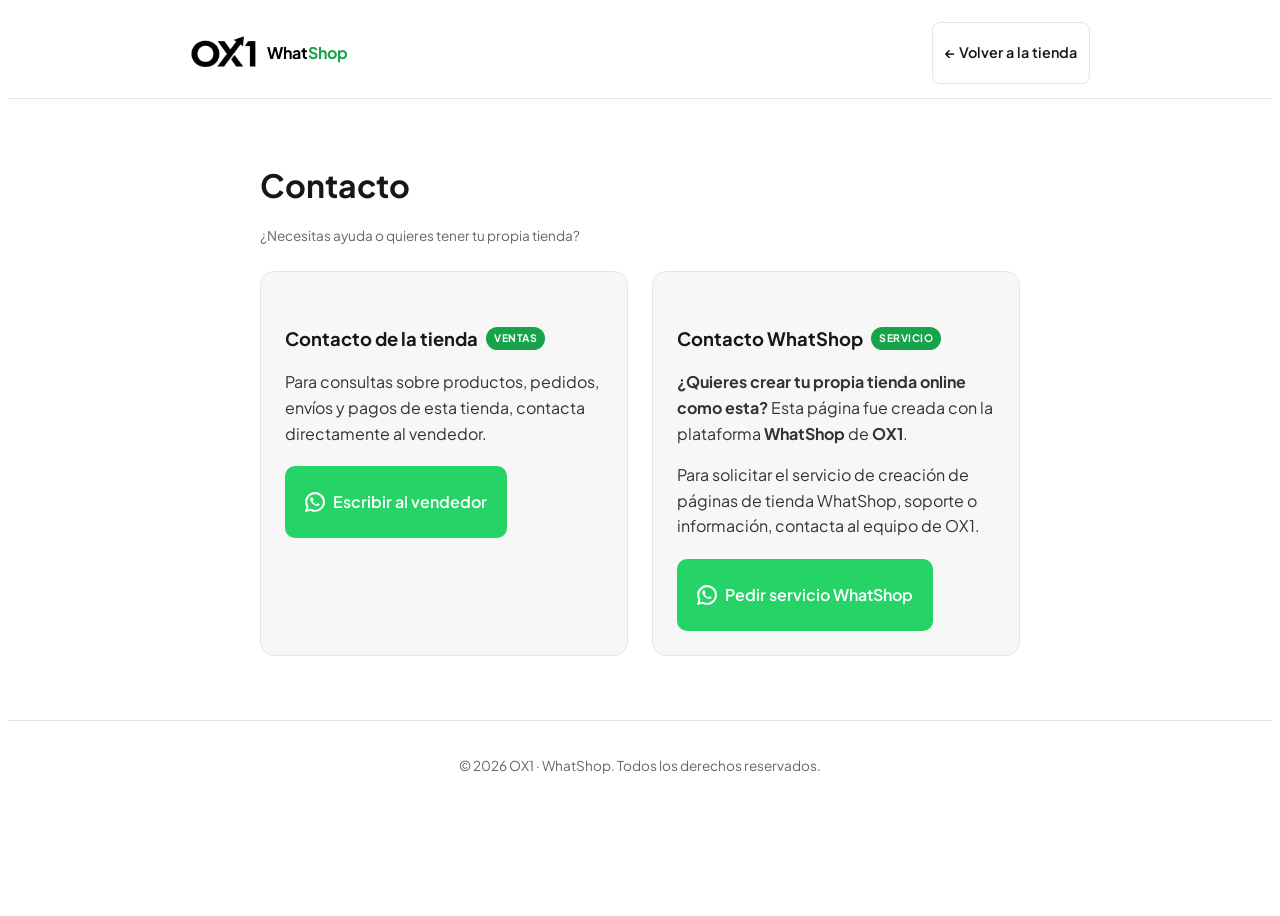
<file: contacto.html>
<!DOCTYPE html>
<html lang="es">
<head>
  <meta charset="UTF-8" />
  <meta name="viewport" content="width=device-width, initial-scale=1.0" />
  <title>Contacto - WhatShop</title>
  <link rel="preconnect" href="https://fonts.googleapis.com" />
  <link rel="preconnect" href="https://fonts.gstatic.com" crossorigin />
  <link href="https://fonts.googleapis.com/css2?family=Plus+Jakarta+Sans:wght@400;500;600;700&display=swap" rel="stylesheet" />
  <link rel="stylesheet" href="./css/theme.css?v=37" />
  <link rel="stylesheet" href="./css/legal.css?v=37" />
  <style>
    .contact-grid {
      display: grid;
      grid-template-columns: 1fr 1fr;
      gap: 24px;
      margin-top: 16px;
    }
    .contact-card {
      background: var(--card, #F7F7F7);
      border: 1px solid var(--border, #E5E5E5);
      border-radius: 14px;
      padding: 24px;
    }
    .contact-card h2 {
      font-family: var(--font-heading, sans-serif);
      font-size: 1.15rem;
      margin-bottom: 12px;
      display: flex;
      align-items: center;
      gap: 8px;
    }
    .contact-card h2 .badge {
      background: #16A34A;
      color: #fff;
      font-size: 0.65rem;
      padding: 3px 8px;
      border-radius: 20px;
      text-transform: uppercase;
      letter-spacing: 0.5px;
    }
    .contact-card p { color: #333; margin-bottom: 8px; }
    .contact-card a.wa {
      display: inline-flex;
      align-items: center;
      gap: 8px;
      background: #25D366;
      color: #fff;
      font-weight: 600;
      padding: 12px 20px;
      border-radius: 10px;
      text-decoration: none;
      margin-top: 12px;
      min-height: 48px;
    }
    .contact-card a.wa:hover { filter: brightness(0.95); }
    @media (max-width: 600px) {
      .contact-grid { grid-template-columns: 1fr; }
    }
  </style>
</head>
<body class="legal-page">
  <nav class="legal-nav">
    <div class="legal-nav-inner">
      <a class="brand" href="./">
        <img src="./assets/logos/logoB.png" alt="Logo WhatShop" />
        <span><span class="what">What</span><span class="shop">Shop</span></span>
      </a>
      <a class="back" href="./tienda.html?view=explore">&larr; Volver a la tienda</a>
    </div>
  </nav>

  <main class="legal-wrap">
    <h1>Contacto</h1>
    <p class="updated">¿Necesitas ayuda o quieres tener tu propia tienda?</p>

    <div class="contact-grid">
      <div class="contact-card">
        <h2>Contacto de la tienda <span class="badge">Ventas</span></h2>
        <p>Para consultas sobre productos, pedidos, envíos y pagos de esta tienda, contacta directamente al vendedor.</p>
        <a class="wa" href="https://wa.me/" target="_blank" rel="noopener">
          <svg width="20" height="20" viewBox="0 0 24 24" fill="currentColor" aria-hidden="true"><path d="M17.5 14.4c-.3-.15-1.7-.85-2-.95-.25-.1-.45-.15-.65.15-.2.3-.75.95-.9 1.15-.15.2-.35.2-.65.05-.3-.15-1.25-.45-2.4-1.5-.9-.8-1.5-1.8-1.65-2.1-.15-.3-.02-.45.15-.6.15-.15.3-.35.45-.55.15-.2.2-.35.3-.55.1-.2.05-.4-.02-.55-.08-.15-.65-1.6-.9-2.2-.25-.55-.5-.5-.65-.5h-.55c-.2 0-.5.07-.75.35-.25.3-1 .95-1 2.35s1 2.7 1.15 2.9c.15.2 1.95 3 4.75 4.2.65.3 1.15.45 1.55.6.65.2 1.25.17 1.7.1.5-.07 1.7-.7 1.95-1.35.25-.65.25-1.2.17-1.35-.07-.1-.25-.2-.5-.3ZM12.05 21.5h-.01a9.4 9.4 0 0 1-4.8-1.3l-.35-.2-3.55.93.95-3.45-.23-.37a9.4 9.4 0 0 1-1.44-5 9.42 9.42 0 0 1 9.43-9.43 9.36 9.36 0 0 1 6.65 2.76 9.36 9.36 0 0 1 2.77 6.66c0 5.2-4.24 9.4-9.42 9.4Zm8.3-17.7A11.3 11.3 0 0 0 12.04 0C5.5 0 .15 5.35.15 11.9c0 2.1.55 4.1 1.6 5.9L.03 24l6.35-1.65a11.9 11.9 0 0 0 5.66 1.44h.01c6.55 0 11.9-5.35 11.9-11.9 0-3.2-1.25-6.2-3.5-8.5Z"/></svg>
          Escribir al vendedor
        </a>
      </div>

      <div class="contact-card">
        <h2>Contacto WhatShop <span class="badge">Servicio</span></h2>
        <p><strong>¿Quieres crear tu propia tienda online como esta?</strong> Esta página fue creada con la plataforma <strong>WhatShop</strong> de <strong>OX1</strong>.</p>
        <p>Para solicitar el servicio de creación de páginas de tienda WhatShop, soporte o información, contacta al equipo de OX1.</p>
        <a class="wa" href="https://wa.me/" target="_blank" rel="noopener">
          <svg width="20" height="20" viewBox="0 0 24 24" fill="currentColor" aria-hidden="true"><path d="M17.5 14.4c-.3-.15-1.7-.85-2-.95-.25-.1-.45-.15-.65.15-.2.3-.75.95-.9 1.15-.15.2-.35.2-.65.05-.3-.15-1.25-.45-2.4-1.5-.9-.8-1.5-1.8-1.65-2.1-.15-.3-.02-.45.15-.6.15-.15.3-.35.45-.55.15-.2.2-.35.3-.55.1-.2.05-.4-.02-.55-.08-.15-.65-1.6-.9-2.2-.25-.55-.5-.5-.65-.5h-.55c-.2 0-.5.07-.75.35-.25.3-1 .95-1 2.35s1 2.7 1.15 2.9c.15.2 1.95 3 4.75 4.2.65.3 1.15.45 1.55.6.65.2 1.25.17 1.7.1.5-.07 1.7-.7 1.95-1.35.25-.65.25-1.2.17-1.35-.07-.1-.25-.2-.5-.3ZM12.05 21.5h-.01a9.4 9.4 0 0 1-4.8-1.3l-.35-.2-3.55.93.95-3.45-.23-.37a9.4 9.4 0 0 1-1.44-5 9.42 9.42 0 0 1 9.43-9.43 9.36 9.36 0 0 1 6.65 2.76 9.36 9.36 0 0 1 2.77 6.66c0 5.2-4.24 9.4-9.42 9.4Zm8.3-17.7A11.3 11.3 0 0 0 12.04 0C5.5 0 .15 5.35.15 11.9c0 2.1.55 4.1 1.6 5.9L.03 24l6.35-1.65a11.9 11.9 0 0 0 5.66 1.44h.01c6.55 0 11.9-5.35 11.9-11.9 0-3.2-1.25-6.2-3.5-8.5Z"/></svg>
          Pedir servicio WhatShop
        </a>
      </div>
    </div>
  </main>

  <footer class="legal-footer">
    <p>&copy; 2026 OX1 · WhatShop. Todos los derechos reservados.</p>
  </footer>
</body>
</html>
</file>
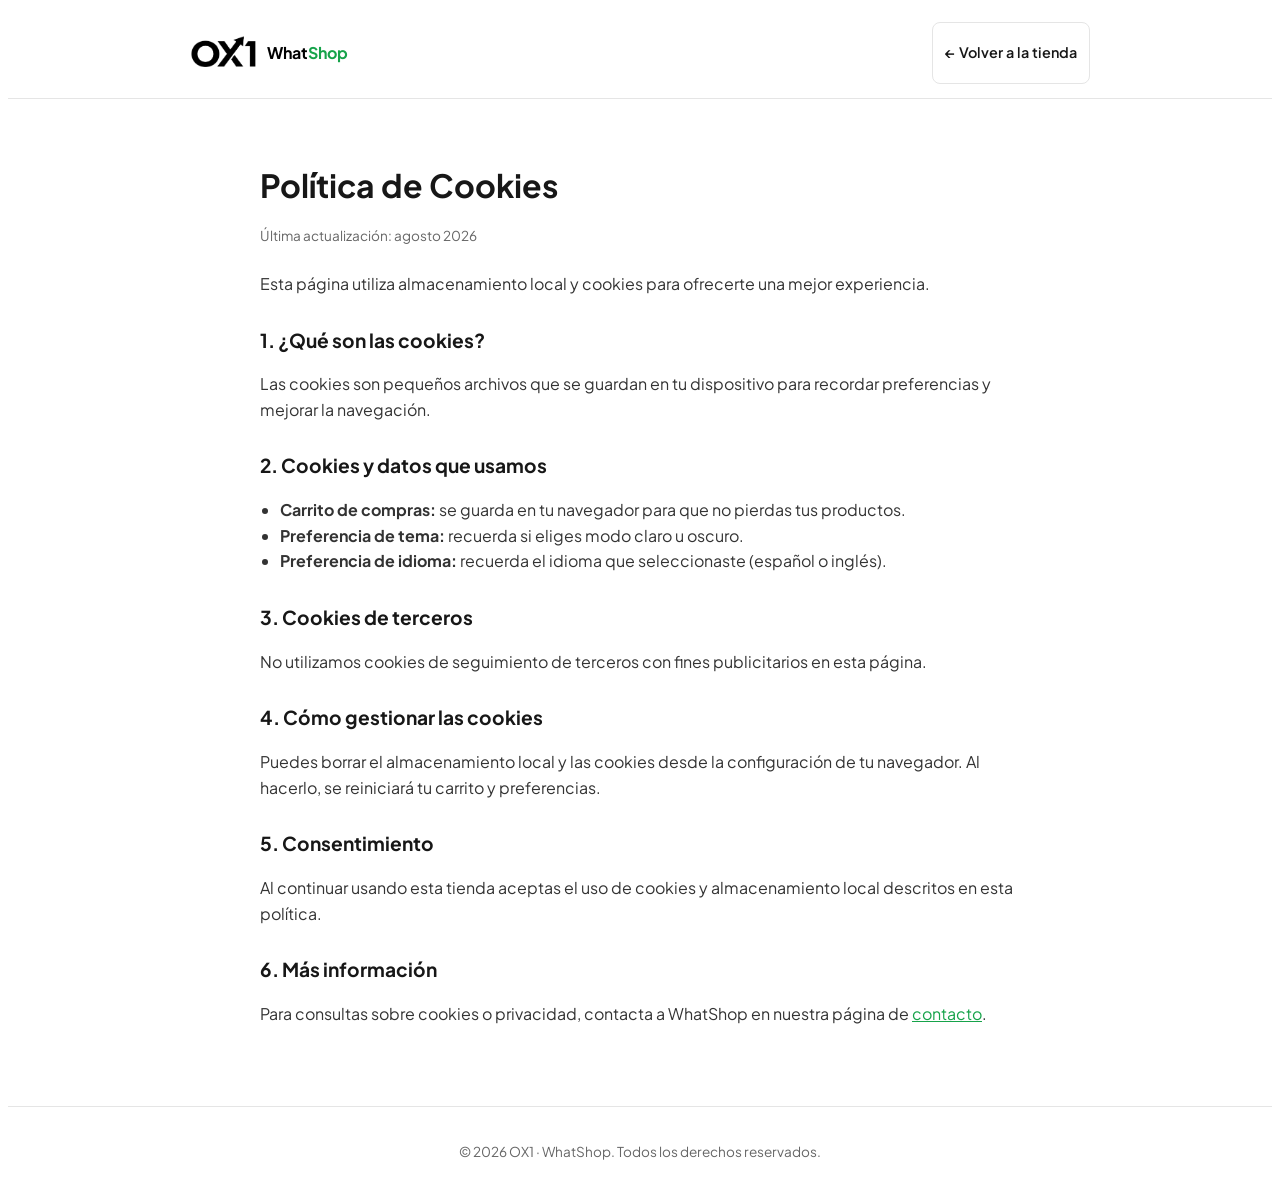
<file: cookies.html>
<!DOCTYPE html>
<html lang="es">
<head>
  <meta charset="UTF-8" />
  <meta name="viewport" content="width=device-width, initial-scale=1.0" />
  <title>Política de Cookies - WhatShop</title>
  <link rel="preconnect" href="https://fonts.googleapis.com" />
  <link rel="preconnect" href="https://fonts.gstatic.com" crossorigin />
  <link href="https://fonts.googleapis.com/css2?family=Plus+Jakarta+Sans:wght@400;500;600;700&display=swap" rel="stylesheet" />
  <link rel="stylesheet" href="./css/theme.css?v=37" />
  <link rel="stylesheet" href="./css/legal.css?v=37" />
</head>
<body class="legal-page">
  <nav class="legal-nav">
    <div class="legal-nav-inner">
      <a class="brand" href="./">
        <img src="./assets/logos/logoB.png" alt="Logo WhatShop" />
        <span><span class="what">What</span><span class="shop">Shop</span></span>
      </a>
      <a class="back" href="./tienda.html?view=explore">&larr; Volver a la tienda</a>
    </div>
  </nav>

  <main class="legal-wrap">
    <h1>Política de Cookies</h1>
    <p class="updated">Última actualización: agosto 2026</p>

    <p>Esta página utiliza almacenamiento local y cookies para ofrecerte una mejor experiencia.</p>

    <h2>1. ¿Qué son las cookies?</h2>
    <p>Las cookies son pequeños archivos que se guardan en tu dispositivo para recordar preferencias y mejorar la navegación.</p>

    <h2>2. Cookies y datos que usamos</h2>
    <ul>
      <li><strong>Carrito de compras:</strong> se guarda en tu navegador para que no pierdas tus productos.</li>
      <li><strong>Preferencia de tema:</strong> recuerda si eliges modo claro u oscuro.</li>
      <li><strong>Preferencia de idioma:</strong> recuerda el idioma que seleccionaste (español o inglés).</li>
    </ul>

    <h2>3. Cookies de terceros</h2>
    <p>No utilizamos cookies de seguimiento de terceros con fines publicitarios en esta página.</p>

    <h2>4. Cómo gestionar las cookies</h2>
    <p>Puedes borrar el almacenamiento local y las cookies desde la configuración de tu navegador. Al hacerlo, se reiniciará tu carrito y preferencias.</p>

    <h2>5. Consentimiento</h2>
    <p>Al continuar usando esta tienda aceptas el uso de cookies y almacenamiento local descritos en esta política.</p>

    <h2>6. Más información</h2>
    <p>Para consultas sobre cookies o privacidad, contacta a WhatShop en nuestra página de <a href="./contacto.html">contacto</a>.</p>
  </main>

  <footer class="legal-footer">
    <p>&copy; 2026 OX1 · WhatShop. Todos los derechos reservados.</p>
  </footer>
</body>
</html>
</file>
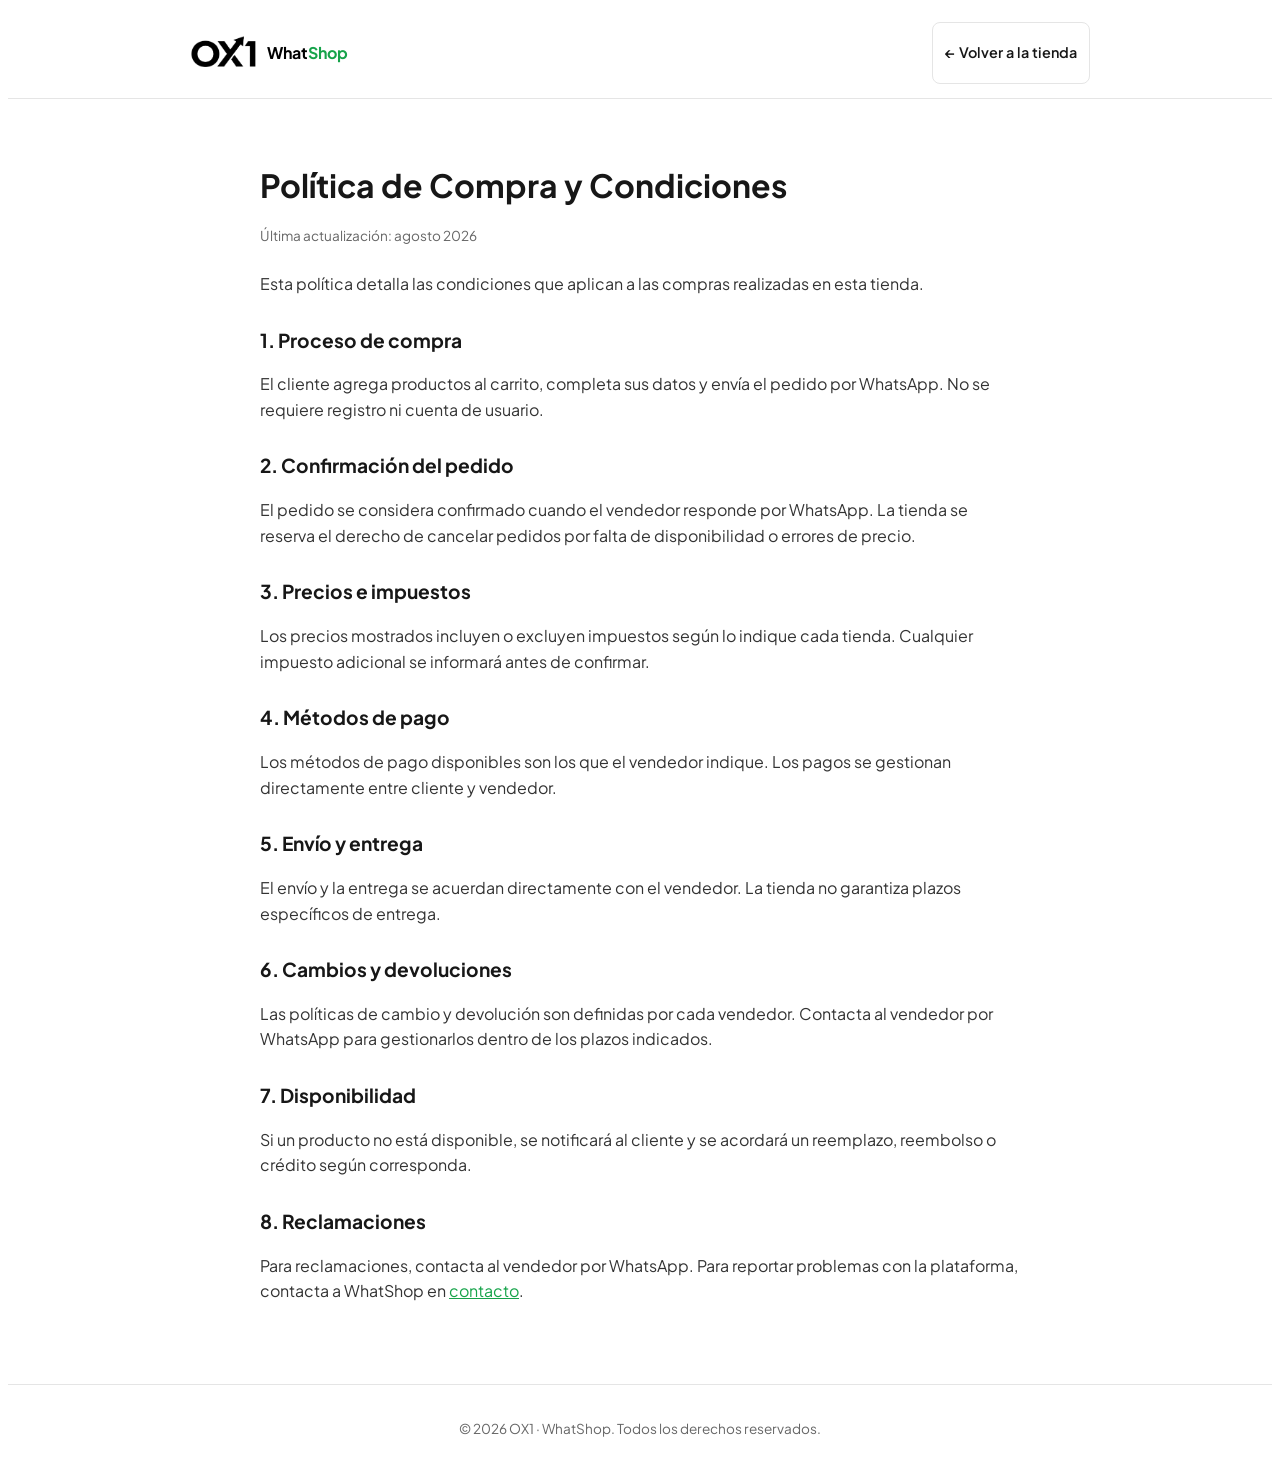
<file: politicas.html>
<!DOCTYPE html>
<html lang="es">
<head>
  <meta charset="UTF-8" />
  <meta name="viewport" content="width=device-width, initial-scale=1.0" />
  <title>Políticas de Compra y Condiciones - WhatShop</title>
  <link rel="preconnect" href="https://fonts.googleapis.com" />
  <link rel="preconnect" href="https://fonts.gstatic.com" crossorigin />
  <link href="https://fonts.googleapis.com/css2?family=Plus+Jakarta+Sans:wght@400;500;600;700&display=swap" rel="stylesheet" />
  <link rel="stylesheet" href="./css/theme.css?v=37" />
  <link rel="stylesheet" href="./css/legal.css?v=37" />
</head>
<body class="legal-page">
  <nav class="legal-nav">
    <div class="legal-nav-inner">
      <a class="brand" href="./">
        <img src="./assets/logos/logoB.png" alt="Logo WhatShop" />
        <span><span class="what">What</span><span class="shop">Shop</span></span>
      </a>
      <a class="back" href="./tienda.html?view=explore">&larr; Volver a la tienda</a>
    </div>
  </nav>

  <main class="legal-wrap">
    <h1>Política de Compra y Condiciones</h1>
    <p class="updated">Última actualización: agosto 2026</p>

    <p>Esta política detalla las condiciones que aplican a las compras realizadas en esta tienda.</p>

    <h2>1. Proceso de compra</h2>
    <p>El cliente agrega productos al carrito, completa sus datos y envía el pedido por WhatsApp. No se requiere registro ni cuenta de usuario.</p>

    <h2>2. Confirmación del pedido</h2>
    <p>El pedido se considera confirmado cuando el vendedor responde por WhatsApp. La tienda se reserva el derecho de cancelar pedidos por falta de disponibilidad o errores de precio.</p>

    <h2>3. Precios e impuestos</h2>
    <p>Los precios mostrados incluyen o excluyen impuestos según lo indique cada tienda. Cualquier impuesto adicional se informará antes de confirmar.</p>

    <h2>4. Métodos de pago</h2>
    <p>Los métodos de pago disponibles son los que el vendedor indique. Los pagos se gestionan directamente entre cliente y vendedor.</p>

    <h2>5. Envío y entrega</h2>
    <p>El envío y la entrega se acuerdan directamente con el vendedor. La tienda no garantiza plazos específicos de entrega.</p>

    <h2>6. Cambios y devoluciones</h2>
    <p>Las políticas de cambio y devolución son definidas por cada vendedor. Contacta al vendedor por WhatsApp para gestionarlos dentro de los plazos indicados.</p>

    <h2>7. Disponibilidad</h2>
    <p>Si un producto no está disponible, se notificará al cliente y se acordará un reemplazo, reembolso o crédito según corresponda.</p>

    <h2>8. Reclamaciones</h2>
    <p>Para reclamaciones, contacta al vendedor por WhatsApp. Para reportar problemas con la plataforma, contacta a WhatShop en <a href="./contacto.html">contacto</a>.</p>
  </main>

  <footer class="legal-footer">
    <p>&copy; 2026 OX1 · WhatShop. Todos los derechos reservados.</p>
  </footer>
</body>
</html>
</file>
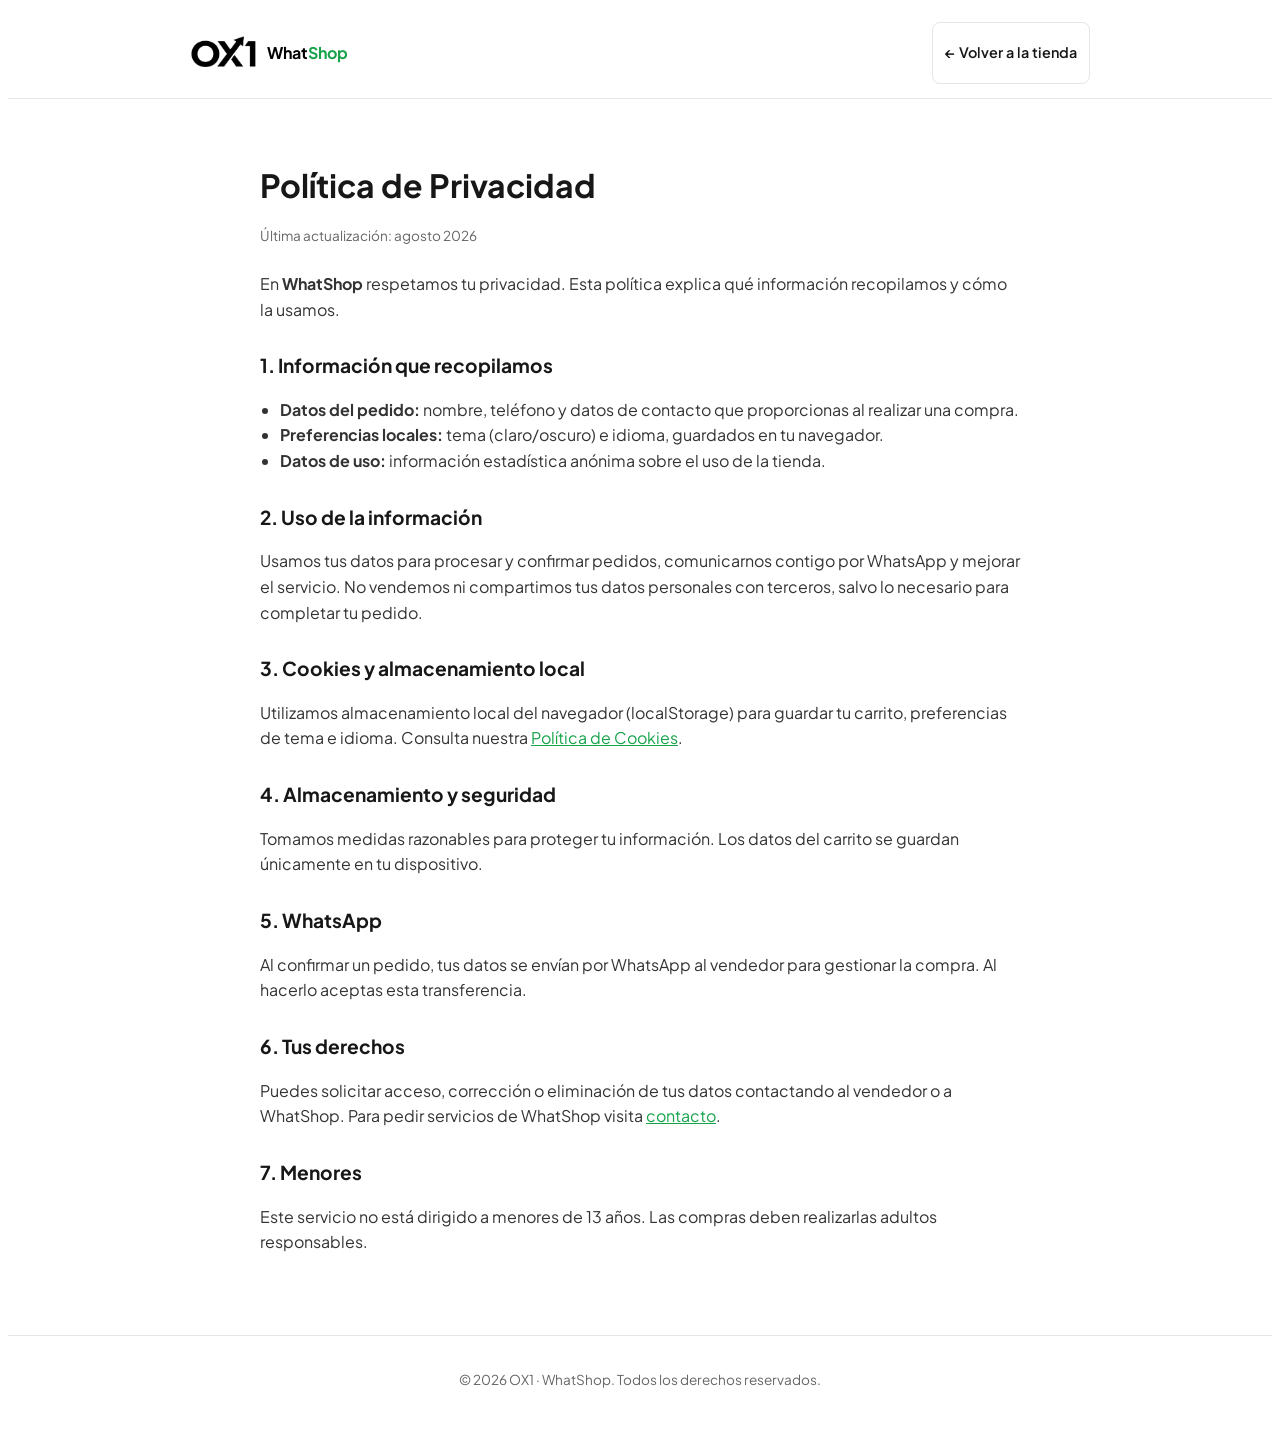
<file: privacidad.html>
<!DOCTYPE html>
<html lang="es">
<head>
  <meta charset="UTF-8" />
  <meta name="viewport" content="width=device-width, initial-scale=1.0" />
  <title>Política de Privacidad - WhatShop</title>
  <link rel="preconnect" href="https://fonts.googleapis.com" />
  <link rel="preconnect" href="https://fonts.gstatic.com" crossorigin />
  <link href="https://fonts.googleapis.com/css2?family=Plus+Jakarta+Sans:wght@400;500;600;700&display=swap" rel="stylesheet" />
  <link rel="stylesheet" href="./css/theme.css?v=37" />
  <link rel="stylesheet" href="./css/legal.css?v=37" />
</head>
<body class="legal-page">
  <nav class="legal-nav">
    <div class="legal-nav-inner">
      <a class="brand" href="./">
        <img src="./assets/logos/logoB.png" alt="Logo WhatShop" />
        <span><span class="what">What</span><span class="shop">Shop</span></span>
      </a>
      <a class="back" href="./tienda.html?view=explore">&larr; Volver a la tienda</a>
    </div>
  </nav>

  <main class="legal-wrap">
    <h1>Política de Privacidad</h1>
    <p class="updated">Última actualización: agosto 2026</p>

    <p>En <strong>WhatShop</strong> respetamos tu privacidad. Esta política explica qué información recopilamos y cómo la usamos.</p>

    <h2>1. Información que recopilamos</h2>
    <ul>
      <li><strong>Datos del pedido:</strong> nombre, teléfono y datos de contacto que proporcionas al realizar una compra.</li>
      <li><strong>Preferencias locales:</strong> tema (claro/oscuro) e idioma, guardados en tu navegador.</li>
      <li><strong>Datos de uso:</strong> información estadística anónima sobre el uso de la tienda.</li>
    </ul>

    <h2>2. Uso de la información</h2>
    <p>Usamos tus datos para procesar y confirmar pedidos, comunicarnos contigo por WhatsApp y mejorar el servicio. No vendemos ni compartimos tus datos personales con terceros, salvo lo necesario para completar tu pedido.</p>

    <h2>3. Cookies y almacenamiento local</h2>
    <p>Utilizamos almacenamiento local del navegador (localStorage) para guardar tu carrito, preferencias de tema e idioma. Consulta nuestra <a href="./cookies.html">Política de Cookies</a>.</p>

    <h2>4. Almacenamiento y seguridad</h2>
    <p>Tomamos medidas razonables para proteger tu información. Los datos del carrito se guardan únicamente en tu dispositivo.</p>

    <h2>5. WhatsApp</h2>
    <p>Al confirmar un pedido, tus datos se envían por WhatsApp al vendedor para gestionar la compra. Al hacerlo aceptas esta transferencia.</p>

    <h2>6. Tus derechos</h2>
    <p>Puedes solicitar acceso, corrección o eliminación de tus datos contactando al vendedor o a WhatShop. Para pedir servicios de WhatShop visita <a href="./contacto.html">contacto</a>.</p>

    <h2>7. Menores</h2>
    <p>Este servicio no está dirigido a menores de 13 años. Las compras deben realizarlas adultos responsables.</p>
  </main>

  <footer class="legal-footer">
    <p>&copy; 2026 OX1 · WhatShop. Todos los derechos reservados.</p>
  </footer>
</body>
</html>
</file>
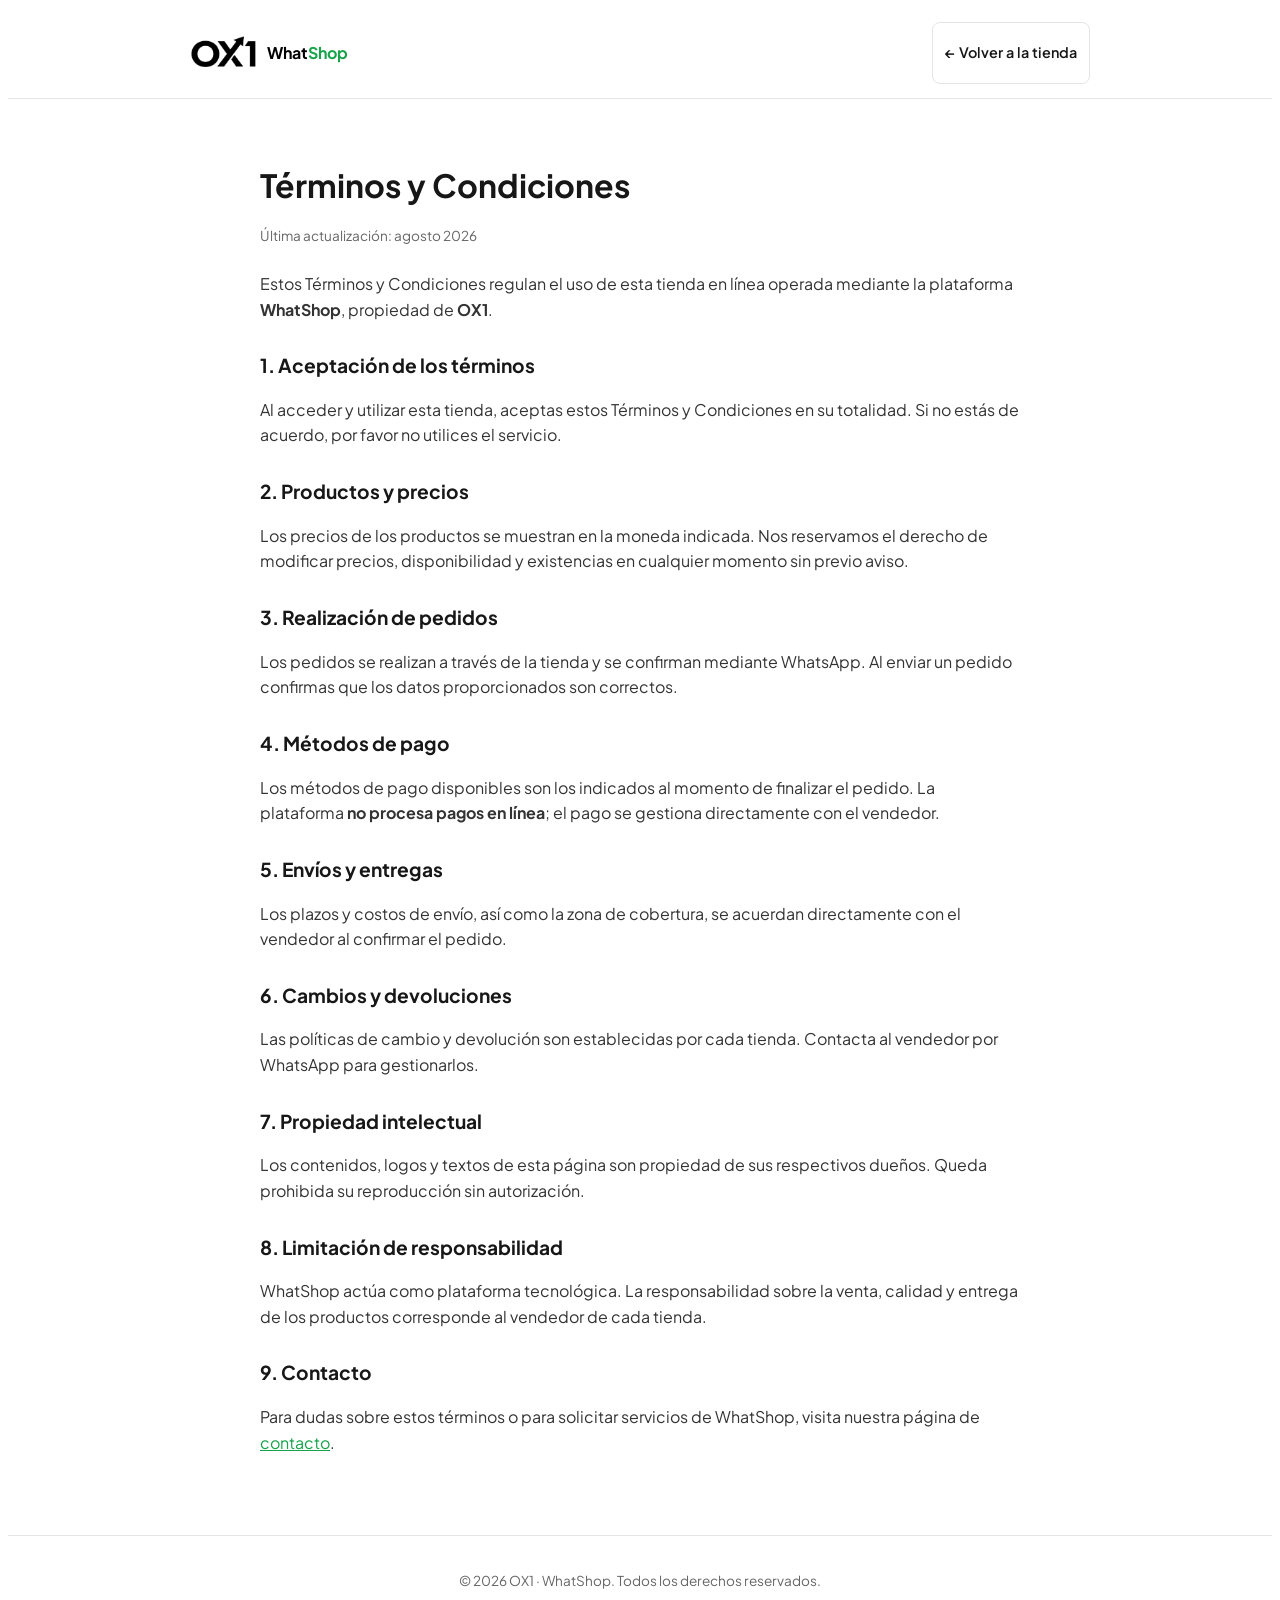
<file: terminos.html>
<!DOCTYPE html>
<html lang="es">
<head>
  <meta charset="UTF-8" />
  <meta name="viewport" content="width=device-width, initial-scale=1.0" />
  <title>Términos y Condiciones - WhatShop</title>
  <link rel="preconnect" href="https://fonts.googleapis.com" />
  <link rel="preconnect" href="https://fonts.gstatic.com" crossorigin />
  <link href="https://fonts.googleapis.com/css2?family=Plus+Jakarta+Sans:wght@400;500;600;700&display=swap" rel="stylesheet" />
  <link rel="stylesheet" href="./css/theme.css?v=37" />
  <link rel="stylesheet" href="./css/legal.css?v=37" />
</head>
<body class="legal-page">
  <nav class="legal-nav">
    <div class="legal-nav-inner">
      <a class="brand" href="./">
        <img src="./assets/logos/logoB.png" alt="Logo WhatShop" />
        <span><span class="what">What</span><span class="shop">Shop</span></span>
      </a>
      <a class="back" href="./tienda.html?view=explore">&larr; Volver a la tienda</a>
    </div>
  </nav>

  <main class="legal-wrap">
    <h1>Términos y Condiciones</h1>
    <p class="updated">Última actualización: agosto 2026</p>

    <p>Estos Términos y Condiciones regulan el uso de esta tienda en línea operada mediante la plataforma <strong>WhatShop</strong>, propiedad de <strong>OX1</strong>.</p>

    <h2>1. Aceptación de los términos</h2>
    <p>Al acceder y utilizar esta tienda, aceptas estos Términos y Condiciones en su totalidad. Si no estás de acuerdo, por favor no utilices el servicio.</p>

    <h2>2. Productos y precios</h2>
    <p>Los precios de los productos se muestran en la moneda indicada. Nos reservamos el derecho de modificar precios, disponibilidad y existencias en cualquier momento sin previo aviso.</p>

    <h2>3. Realización de pedidos</h2>
    <p>Los pedidos se realizan a través de la tienda y se confirman mediante WhatsApp. Al enviar un pedido confirmas que los datos proporcionados son correctos.</p>

    <h2>4. Métodos de pago</h2>
    <p>Los métodos de pago disponibles son los indicados al momento de finalizar el pedido. La plataforma <strong>no procesa pagos en línea</strong>; el pago se gestiona directamente con el vendedor.</p>

    <h2>5. Envíos y entregas</h2>
    <p>Los plazos y costos de envío, así como la zona de cobertura, se acuerdan directamente con el vendedor al confirmar el pedido.</p>

    <h2>6. Cambios y devoluciones</h2>
    <p>Las políticas de cambio y devolución son establecidas por cada tienda. Contacta al vendedor por WhatsApp para gestionarlos.</p>

    <h2>7. Propiedad intelectual</h2>
    <p>Los contenidos, logos y textos de esta página son propiedad de sus respectivos dueños. Queda prohibida su reproducción sin autorización.</p>

    <h2>8. Limitación de responsabilidad</h2>
    <p>WhatShop actúa como plataforma tecnológica. La responsabilidad sobre la venta, calidad y entrega de los productos corresponde al vendedor de cada tienda.</p>

    <h2>9. Contacto</h2>
    <p>Para dudas sobre estos términos o para solicitar servicios de WhatShop, visita nuestra página de <a href="./contacto.html">contacto</a>.</p>
  </main>

  <footer class="legal-footer">
    <p>&copy; 2026 OX1 · WhatShop. Todos los derechos reservados.</p>
  </footer>
</body>
</html>
</file>
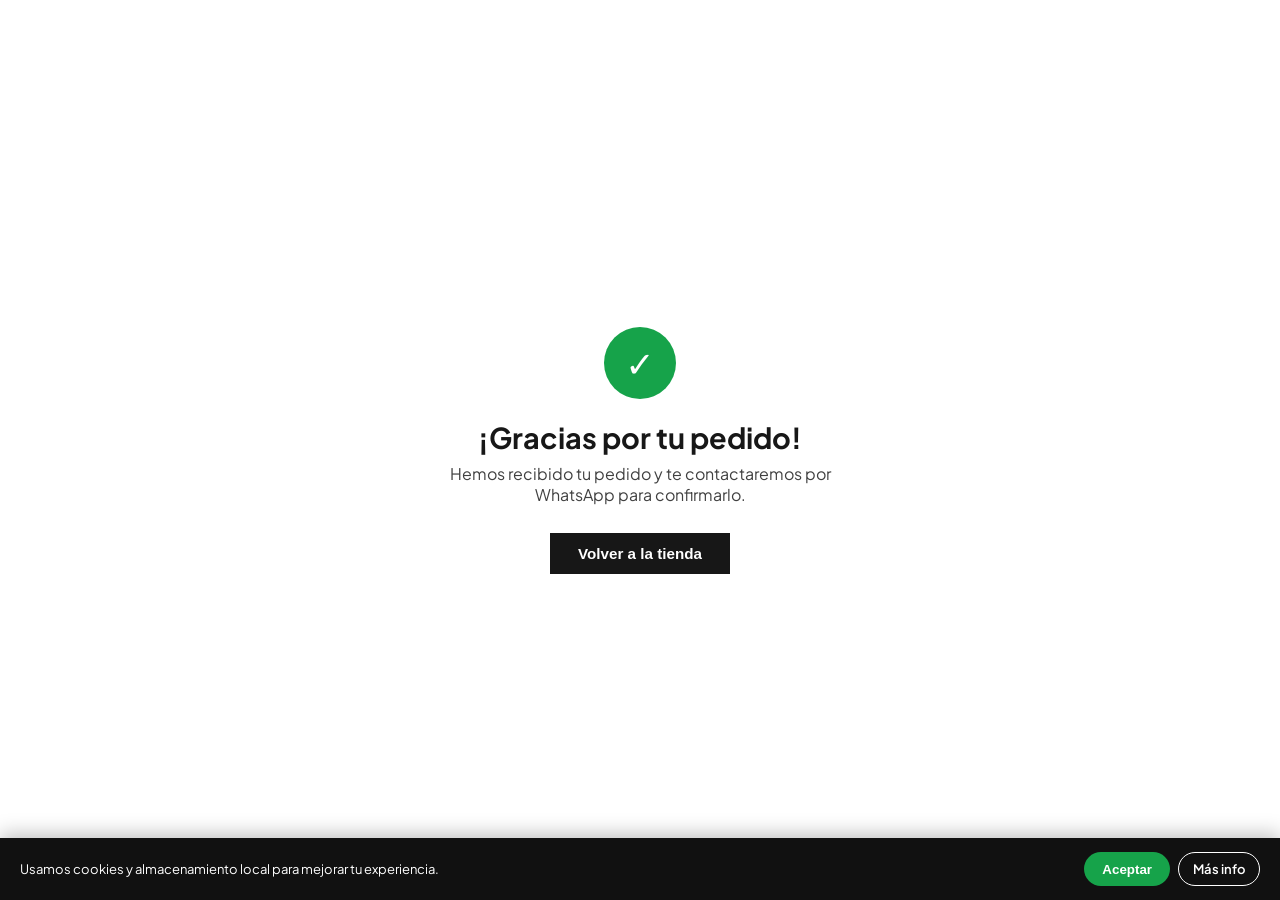
<file: thanks.html>
<!DOCTYPE html>
<html lang="es">
<head>
  <meta charset="UTF-8" />
  <meta name="viewport" content="width=device-width, initial-scale=1.0" />
  <title>Gracias - WhatShop</title>
  <meta name="theme-color" content="#FFFFFF" />
  <link rel="icon" type="image/png" href="./assets/logos/logoB.png" />
  <link rel="preconnect" href="https://fonts.googleapis.com" />
  <link rel="preconnect" href="https://fonts.gstatic.com" crossorigin />
  <link href="https://fonts.googleapis.com/css2?family=Plus+Jakarta+Sans:wght@400;600;700;800&display=swap" rel="stylesheet" />
  <link rel="stylesheet" href="./css/theme.css?v=37" />
  <link rel="stylesheet" href="./css/tienda.css?v=78" />
  <style>
    .thanks-wrap { min-height: 100vh; display: flex; flex-direction: column; align-items: center; justify-content: center; text-align: center; padding: 24px; }
    .thanks-icon { width: 72px; height: 72px; border-radius: 50%; background: var(--color-success, #16a34a); color: #fff; display: flex; align-items: center; justify-content: center; font-size: 2.2rem; margin-bottom: 20px; }
    .thanks-wrap h1 { font-size: 1.8rem; margin: 0 0 8px; font-family: var(--font-heading); }
    .thanks-wrap p { color: var(--secondary-text); margin: 0 0 24px; max-width: 420px; }
    .thanks-wrap .btn-go-store { margin-top: 4px; }
  </style>
</head>
<body class="shop-page">
  <div class="thanks-wrap">
    <div class="thanks-icon">&#10003;</div>
    <h1 data-i18n="thanks_title">¡Gracias por tu pedido!</h1>
    <p data-i18n="thanks_sub">Hemos recibido tu pedido y te contactaremos por WhatsApp para confirmarlo.</p>
    <button class="btn-go-store" onclick="window.location.href='./tienda.html?view=explore'" data-i18n="thanks_btn">Volver a la tienda</button>
  </div>

  <script src="./config.js?v=38"></script>
  <script>
    var I18N = {
      es: { thanks_title: '¡Gracias por tu pedido!', thanks_sub: 'Hemos recibido tu pedido y te contactaremos por WhatsApp para confirmarlo.', thanks_btn: 'Volver a la tienda' },
      en: { thanks_title: 'Thank you for your order!', thanks_sub: 'We received your order and will contact you by WhatsApp to confirm it.', thanks_btn: 'Back to store' }
    };
    var lang = localStorage.getItem('whatshop_lang') === 'en' ? 'en' : 'es';
    function t(k) { var v = I18N[lang][k]; return v != null ? v : k; }
    document.querySelectorAll('[data-i18n]').forEach(function (el) { el.textContent = t(el.getAttribute('data-i18n')); });
  </script>
</body>
</html>
</file>
<file: css/theme.css>
/* ============================================================
   OX WhatShop - Design tokens
   Estos tokens se sobreescriben con la configuracion del dueno
   (panel admin -> Apariencia). NUNCA hardcodear colores en
   otros archivos CSS: usar siempre las variables de aqui.
   ============================================================ */

:root {
  --color-primary: #171717;
  --color-on-primary: #ffffff;
  --color-secondary: #404040;
  --color-accent: #a16207;
  --color-background: #ffffff;
  --color-foreground: #171717;
  --color-muted: #e8ecf0;
  --color-border: #e5e5e5;
  --color-destructive: #dc2626;
  --color-ring: #171717;
  --color-category-box: #e8ecf0;
  --color-success: #16a34a;
  --color-warning: #f59e0b;

  --radius-sm: 8px;
  --radius: 14px;
  --radius-lg: 20px;
  --radius-full: 999px;

  --font-heading: 'Plus Jakarta Sans', system-ui, sans-serif;
  --font-body: 'Plus Jakarta Sans', system-ui, sans-serif;

  --space-1: 4px;
  --space-2: 8px;
  --space-3: 12px;
  --space-4: 16px;
  --space-5: 24px;
  --space-6: 32px;
  --space-7: 48px;
  --space-8: 64px;

  --shadow-sm: 0 1px 2px rgba(0, 0, 0, 0.06);
  --shadow-md: 0 4px 12px rgba(0, 0, 0, 0.08);
  --shadow-lg: 0 12px 32px rgba(0, 0, 0, 0.14);

  --ease: 200ms ease;
  --transition: all var(--ease);
}

@media (prefers-reduced-motion: reduce) {
  * {
    animation-duration: 0.01ms !important;
    animation-iteration-count: 1 !important;
    transition-duration: 0.01ms !important;
  }
}
</file>
<file: css/admin.css>
/* ============================================================
   OX WhatShop - Panel Admin (estilo shadcn, blanco por defecto)
   Tema claro por defecto; tema oscuro via [data-theme="dark"].
   Usa tokens de theme.css (--color-*).
   ============================================================ */

:root {
  --bg: #ffffff;
  --bg-soft: #f8f8f8;
  --card: #ffffff;
  --card-2: #ffffff;
  --border: #e4e4e7;
  --text: #18181b;
  --muted: #71717a;
  --muted-2: #a1a1aa;
  --primary: var(--color-primary, #18181b);
  --on-primary: var(--color-on-primary, #ffffff);
  --green: var(--color-success, #16a34a);
  --radius-2: 10px;
  --shadow-1: 0 1px 2px rgba(0,0,0,0.05);
  --shadow-2: 0 4px 16px rgba(0,0,0,0.08);
}

[data-theme="dark"] {
  --bg: #0a0a0b;
  --bg-soft: #0f0f11;
  --card: #131316;
  --card-2: #18181b;
  --border: #27272a;
  --text: #fafafa;
  --muted: #a1a1aa;
  --muted-2: #71717a;
  --primary: #fafafa;
  --on-primary: #18181b;
  --shadow-1: 0 1px 2px rgba(0,0,0,0.4);
  --shadow-2: 0 4px 16px rgba(0,0,0,0.5);
}

* { box-sizing: border-box; }
html, body { margin: 0; padding: 0; }
body { font-family: var(--font-body, 'Plus Jakarta Sans', system-ui, sans-serif); }

.admin-page {
  min-height: 100vh;
  background: var(--bg);
  color: var(--text);
  font-size: 14px;
}

.hidden { display: none !important; }

button { font-family: inherit; cursor: pointer; }
input, select, textarea { font-family: inherit; }

/* ================= LOGIN ================= */
.admin-login {
  position: fixed; inset: 0; z-index: 2000;
  display: flex; align-items: center; justify-content: center;
  padding: 20px; background: var(--bg);
}
.login-card {
  width: 100%; max-width: 380px; background: var(--card);
  border: 1px solid var(--border); border-radius: 16px;
  padding: 36px 30px; box-shadow: var(--shadow-2); text-align: center;
  animation: card-in .35s cubic-bezier(.34,1.3,.64,1) both;
}
@keyframes card-in { from { opacity: 0; transform: translateY(14px) scale(.98); } to { opacity: 1; transform: none; } }
.login-card .brand { display: flex; align-items: center; justify-content: center; gap: 10px; font-weight: 800; font-size: 1.3rem; }
.login-card .brand img { width: 44px; height: 44px; object-fit: contain; }
.login-card .brand .what { color: var(--text); }
.login-card .brand .shop { color: var(--green); }
.login-card .sub { color: var(--muted); margin: 6px 0 22px; font-size: .88rem; }
.login-card input {
  width: 100%; padding: 12px 14px; border: 1px solid var(--border);
  border-radius: 10px; font-size: 1rem; margin-bottom: 12px; min-height: 46px;
  outline: none; background: var(--card-2); color: var(--text); text-align: left; letter-spacing: normal;
}
.login-card input:focus { border-color: var(--primary); box-shadow: 0 0 0 3px color-mix(in srgb, var(--primary) 15%, transparent); }
.login-btn {
  width: 100%; padding: 12px; border: none; border-radius: 10px;
  background: var(--primary); color: var(--on-primary); font-weight: 700; font-size: 1rem; min-height: 46px;
}
.login-btn:hover { opacity: .9; }
.login-error { color: var(--color-destructive, #dc2626); font-size: .85rem; margin-top: 10px; display: none; }
.login-hint { color: var(--muted-2); font-size: .78rem; margin-top: 14px; }
.login-reg-toggle {
  width: 100%; margin-top: 16px; padding: 6px 0; border: none; background: none;
  color: var(--primary); font-size: .82rem; cursor: pointer; text-decoration: underline dotted;
  text-underline-offset: 3px; opacity: .85;
}
.login-reg-toggle:hover { opacity: 1; }
.login-reg { margin-top: 10px; }
.login-reg .sub { margin-bottom: 16px; }

/* ================= SHELL ================= */
.shell { display: flex; min-height: 100vh; }

/* ---------- Sidebar ---------- */
.sidebar {
  width: 260px; flex-shrink: 0; height: 100vh; position: sticky; top: 0;
  background: color-mix(in srgb, var(--card) 60%, transparent);
  border-right: 1px solid var(--border);
  display: flex; flex-direction: column; padding: 12px;
  transition: margin-left .25s ease;
}
.sidebar.collapsed { margin-left: -260px; }
.sidebar-rail {
  position: fixed; top: 0; bottom: 0; left: 0; width: 48px; z-index: 30;
  display: none; flex-direction: column; align-items: center; padding-top: 14px; gap: 4px;
  background: color-mix(in srgb, var(--card) 60%, transparent); border-right: 1px solid var(--border);
}

/* Workspace switcher */
.ws { position: relative; margin-bottom: 14px; }
.ws-trigger {
  display: flex; align-items: center; justify-content: space-between; gap: 8px;
  padding: 8px; border-radius: 8px; cursor: pointer; border: none; background: transparent; width: 100%;
}
.ws-trigger:hover { background: rgba(0,0,0,.04); }
.ws-trigger { cursor: default; }
.ws-trigger:hover { background: transparent; }
[data-theme="dark"] .ws-trigger:hover { background: transparent; }
.ws-l { display: flex; align-items: center; gap: 10px; min-width: 0; }
.ws-logo-wrap {
  width: 32px; height: 32px; border-radius: 8px; flex-shrink: 0;
  display: flex; align-items: center; justify-content: center;
}
.ws-logo-wrap img { width: 32px; height: 32px; object-fit: contain; }
.avatar img { width: 26px; height: 26px; object-fit: contain; }
.ws-avatar {
  width: 32px; height: 32px; border-radius: 8px; flex-shrink: 0;
  display: flex; align-items: center; justify-content: center;
  background: var(--primary); color: var(--on-primary); font-weight: 700; font-size: 14px;
}
.ws-meta { min-width: 0; text-align: left; }
.ws-name { font-size: 13px; font-weight: 600; white-space: nowrap; overflow: hidden; text-overflow: ellipsis; max-width: 150px; }
.ws-plan { font-size: 11px; color: var(--muted); }
    .ws-sub { font-size: 10px; font-weight: 600; color: var(--green); white-space: nowrap; overflow: hidden; text-overflow: ellipsis; }
.ws-menu {
  position: absolute; top: 46px; left: 0; width: 100%; z-index: 50;
  background: var(--card); border: 1px solid var(--border); border-radius: 10px;
  box-shadow: var(--shadow-2); padding: 6px; animation: pop .15s ease;
}
@keyframes pop { from { opacity: 0; transform: scale(.97) translateY(-4px); } to { opacity: 1; transform: none; } }
.ws-item { display: flex; align-items: center; gap: 8px; padding: 8px 10px; border-radius: 7px; font-size: 13px; cursor: pointer; width: 100%; border: none; background: transparent; text-align: left; color: var(--text); }
.ws-item:hover { background: rgba(0,0,0,.05); }
[data-theme="dark"] .ws-item:hover { background: rgba(255,255,255,.06); }
.ws-item.active { background: color-mix(in srgb, var(--primary) 12%, transparent); color: var(--primary); font-weight: 600; }
.ws-item.new { color: var(--muted); }
.ws-close { position: fixed; inset: 0; z-index: 45; }

/* Navegacion */
.nav { flex: 1; overflow-y: auto; display: flex; flex-direction: column; gap: 18px; padding-top: 4px; }
.nav::-webkit-scrollbar { display: none; }
.nav-group { display: flex; flex-direction: column; gap: 2px; }
.nav-heading { padding: 0 10px; margin-bottom: 4px; font-size: 11px; font-weight: 600; letter-spacing: .08em; text-transform: uppercase; color: var(--muted-2); }
.nav-item {
  display: flex; align-items: center; gap: 10px; padding: 8px 10px; border-radius: 7px;
  border: none; background: transparent; color: var(--muted); font-size: 13.5px; font-weight: 500;
  text-align: left; width: 100%; transition: background .15s ease, color .15s ease;
}
.nav-item svg { width: 16px; height: 16px; flex-shrink: 0; stroke-width: 1.6; }
.nav-item:hover { background: rgba(0,0,0,.05); color: var(--text); }
[data-theme="dark"] .nav-item:hover { background: rgba(255,255,255,.06); color: var(--text); }
.nav-item.active { background: rgba(0,0,0,.06); color: var(--text); font-weight: 600; }
[data-theme="dark"] .nav-item.active { background: rgba(255,255,255,.1); color: var(--text); }
.nav-item .badge {
  margin-left: auto; display: inline-flex; align-items: center; justify-content: center;
  min-width: 20px; height: 20px; padding: 0 6px; border-radius: 999px;
  font-size: 11px; font-weight: 600; background: color-mix(in srgb, var(--green) 15%, transparent); color: var(--green);
}
.nav-item .chev { margin-left: auto; transition: transform .2s ease; }
.nav-item .chev.open { transform: rotate(90deg); }
.nav-children { display: flex; flex-direction: column; gap: 2px; padding-left: 16px; margin: 2px 0; }

.sidebar-foot { padding-top: 12px; border-top: 1px solid var(--border); display: flex; flex-direction: column; gap: 2px; }
.sidebar-foot .nav-item { font-size: 13px; }

/* ---------- Main ---------- */
.main { flex: 1; min-width: 0; display: flex; flex-direction: column; }
.topbar {
  height: 56px; border-bottom: 1px solid var(--border); display: flex; align-items: center;
  justify-content: space-between; padding: 0 20px; gap: 12px; background: color-mix(in srgb, var(--card) 70%, transparent);
  position: sticky; top: 0; z-index: 20;
}
.topbar-l { display: flex; align-items: center; gap: 12px; min-width: 0; }
.icon-btn {
  width: 32px; height: 32px; border-radius: 7px; border: none; background: transparent;
  color: var(--muted); display: inline-flex; align-items: center; justify-content: center;
}
.icon-btn:hover { background: rgba(0,0,0,.05); color: var(--text); }
[data-theme="dark"] .icon-btn:hover { background: rgba(255,255,255,.06); }
.icon-btn svg { width: 18px; height: 18px; }
.tut-btn { width: auto; height: 32px; padding: 0 12px; gap: 6px; border: 1px solid var(--border); border-radius: 7px; background: transparent; color: var(--muted); font-size: 12.5px; }
.tut-btn:hover { background: rgba(0,0,0,.05); color: var(--text); }
[data-theme="dark"] .tut-btn:hover { background: rgba(255,255,255,.06); }
.tut-btn svg { width: 16px; height: 16px; }
.crumb { display: flex; align-items: center; gap: 8px; font-size: 13px; color: var(--muted); min-width: 0; }
.crumb .sep { color: var(--muted-2); }
.crumb b { color: var(--text); font-weight: 600; white-space: nowrap; overflow: hidden; text-overflow: ellipsis; }
.topbar-r { display: flex; align-items: center; gap: 8px; }
.mobile-menu-btn { display: none; }
.cmd-btn {
  display: inline-flex; align-items: center; gap: 8px; height: 32px; padding: 0 10px;
  border: 1px solid var(--border); border-radius: 7px; background: transparent; color: var(--muted); font-size: 12.5px;
}
.cmd-btn kbd { font-family: ui-monospace, monospace; font-size: 10px; color: var(--muted-2); border: 1px solid var(--border); border-radius: 4px; padding: 1px 4px; }
.cmd-btn:hover { color: var(--text); }
.lang-pill { height: 32px; padding: 0 10px; border-radius: 7px; border: 1px solid var(--border); background: transparent; color: var(--text); font-weight: 700; font-size: 12px; letter-spacing: .05em; }
.avatar { width: 30px; height: 30px; border-radius: 999px; background: transparent; border: none; cursor: pointer; padding: 0; display: flex; align-items: center; justify-content: center; }
.avatar img { width: 30px; height: 30px; border-radius: 999px; object-fit: contain; }

/* Marca superior (solo movil) */
.topbar-m-brand { display: none; align-items: center; gap: 8px; }
.topbar-m-brand img { width: 28px; height: 28px; object-fit: contain; }
.topbar-m-brand .ws-name { font-size: 14px; font-weight: 700; white-space: nowrap; }
.topbar-m-brand .m-meta { display: flex; flex-direction: column; line-height: 1.15; gap: 1px; }
.topbar-m-brand .m-ws-sub { font-size: 10px; font-weight: 600; color: var(--green); white-space: nowrap; }

.panes { padding: 24px 28px 48px; max-width: 1100px; width: 100%; margin: 0 auto; }
.pane h1 { font-size: 1.5rem; margin: 0 0 4px; font-family: var(--font-heading, inherit); }
.page-sub { color: var(--muted); margin: 0 0 24px; font-size: .88rem; }
.status-line { margin-top: 12px; color: var(--muted); font-size: .85rem; min-height: 18px; }
.status-line.ok { color: var(--green); }

/* ---------- Panels / cards ---------- */
.panel { background: var(--card); border: 1px solid var(--border); border-radius: 14px; padding: 22px; margin-bottom: 18px; box-shadow: var(--shadow-1); }
.panel > h3 { margin: 0 0 16px; font-size: 1rem; }
.grid-2 { display: grid; grid-template-columns: repeat(auto-fill, minmax(220px, 1fr)); gap: 16px; }
.field { margin-bottom: 14px; }
.field label { display: block; font-size: .8rem; font-weight: 600; color: var(--muted); margin-bottom: 6px; }
.field input[type="text"], .field input[type="number"], .field input[type="password"], .field select, .field textarea {
  width: 100%; padding: 10px 12px; border: 1px solid var(--border); border-radius: 9px; font-size: .9rem;
  min-height: 42px; outline: none; background: var(--card-2); color: var(--text);
}
.field input:focus, .field select:focus, .field textarea:focus { border-color: var(--primary); box-shadow: 0 0 0 3px color-mix(in srgb, var(--primary) 12%, transparent); }
.field input[type="color"] { width: 100%; height: 42px; border: 1px solid var(--border); border-radius: 9px; padding: 3px; background: var(--card-2); }
.field input[type="file"] { font-size: .85rem; }
.field textarea { min-height: 74px; resize: vertical; }
.toggle-row { display: flex; align-items: center; justify-content: space-between; gap: 12px; padding: 8px 0; }
.toggle-row span { font-weight: 500; font-size: .9rem; }
.switch { position: relative; width: 46px; height: 25px; flex-shrink: 0; }
.switch input { opacity: 0; width: 0; height: 0; }
.switch .slider { position: absolute; inset: 0; background: var(--border); border-radius: 25px; cursor: pointer; transition: background .15s ease; }
.switch .slider::before { content: ""; position: absolute; width: 19px; height: 19px; left: 3px; top: 3px; background: #fff; border-radius: 50%; transition: transform .15s ease; box-shadow: 0 1px 3px rgba(0,0,0,.3); }
.switch input:checked + .slider { background: var(--green); }
.switch input:checked + .slider::before { transform: translateX(21px); }

/* ---------- Botones ---------- */
.btn { padding: 10px 16px; border-radius: 9px; border: none; font-weight: 600; font-size: .88rem; min-height: 40px; }
.btn.primary { background: var(--primary); color: var(--on-primary); }
.btn.primary:hover { opacity: .9; }
.btn.green { background: var(--green); color: #fff; }
.btn.green:hover { filter: brightness(.95); }
.btn.ghost { background: transparent; border: 1px solid var(--border); color: var(--text); }
.btn.ghost:hover { background: rgba(0,0,0,.04); }
[data-theme="dark"] .btn.ghost:hover { background: rgba(255,255,255,.06); }
.btn.danger { background: var(--color-destructive, #dc2626); color: #fff; }
.btn.danger:hover { filter: brightness(.92); }
.btn.small { padding: 6px 11px; font-size: .8rem; min-height: 32px; }
.btn.block { width: 100%; }
.btn-row { display: flex; gap: 8px; flex-wrap: wrap; }

/* ---------- Listas ---------- */
.list { display: flex; flex-direction: column; gap: 10px; }
.list-row { display: flex; align-items: center; gap: 14px; padding: 12px 16px; border: 1px solid var(--border); border-radius: 12px; background: var(--card); box-shadow: var(--shadow-1); }
.list-row .thumb { width: 52px; height: 52px; border-radius: 10px; background: var(--bg-soft); overflow: hidden; flex-shrink: 0; display: flex; align-items: center; justify-content: center; color: var(--muted-2); font-size: .72rem; border: 1px solid var(--border); }
.list-row .thumb img { width: 100%; height: 100%; object-fit: cover; }
.list-row .info { flex: 1; min-width: 0; }
.list-row .info .title { font-weight: 600; font-size: .93rem; display: -webkit-box; -webkit-line-clamp: 2; -webkit-box-orient: vertical; overflow: hidden; line-height: 1.3; }
.list-row .info .sub { color: var(--muted); font-size: .82rem; margin-top: 2px; overflow: hidden; text-overflow: ellipsis; white-space: nowrap; }
.list-row .actions { display: flex; gap: 8px; flex-shrink: 0; flex-wrap: wrap; }

.status-badge { padding: 3px 10px; border-radius: 999px; font-size: .72rem; font-weight: 700; }
.status-badge.nuevo { background: #FEF3C7; color: #92400E; }
.status-badge.pagado { background: #DCFCE7; color: #166534; }
.status-badge.entregado { background: #DBEAFE; color: #1E40AF; }
.status-badge.cancelado { background: #FEE2E2; color: #991B1B; }
[data-theme="dark"] .status-badge.nuevo { background: rgba(146,64,14,.25); color: #FCD34D; }
[data-theme="dark"] .status-badge.pagado { background: rgba(22,101,52,.3); color: #6EE7B7; }
[data-theme="dark"] .status-badge.entregado { background: rgba(30,64,175,.3); color: #93C5FD; }
[data-theme="dark"] .status-badge.cancelado { background: rgba(153,27,27,.3); color: #FCA5A5; }

.empty { text-align: center; color: var(--muted); padding: 36px 16px; font-size: .9rem; }

/* ---------- Variantes builder ---------- */
.variant-toolbar { display: flex; gap: 10px; align-items: flex-end; flex-wrap: wrap; margin-bottom: 12px; }
.variant-toolbar .field { margin-bottom: 0; }
.color-list { display: flex; flex-wrap: wrap; gap: 8px; margin: 8px 0 14px; }
.color-chip { display: inline-flex; align-items: center; gap: 6px; padding: 5px 10px; border: 1px solid var(--border); border-radius: 999px; font-size: .8rem; }
.color-chip .dot { width: 14px; height: 14px; border-radius: 50%; border: 1px solid var(--border); }
.color-chip .rm { border: none; background: none; color: var(--muted-2); cursor: pointer; padding: 0; }
.combo-grid { display: grid; grid-template-columns: repeat(auto-fill, minmax(220px, 1fr)); gap: 10px; }
.combo-card { border: 1px solid var(--border); border-radius: 10px; padding: 10px 12px; background: var(--bg-soft); }
.combo-card .lbl { display: flex; align-items: center; gap: 6px; font-weight: 600; font-size: .82rem; margin-bottom: 8px; }
.combo-card .dot { width: 12px; height: 12px; border-radius: 50%; border: 1px solid var(--border); }
.combo-card .inps { display: flex; gap: 8px; }
.combo-card input { width: 100%; min-width: 0; padding: 7px 8px; border: 1px solid var(--border); border-radius: 7px; font-size: .82rem; background: var(--card); color: var(--text); }

/* ---------- Galeria ---------- */
.gallery { display: flex; flex-wrap: wrap; gap: 12px; }
.gallery-item { width: 150px; border-radius: 12px; overflow: hidden; border: 1px solid var(--border); background: var(--card); }
.gallery-item .g-photo { position: relative; width: 100%; aspect-ratio: 1/1; overflow: hidden; background: var(--bg-soft); }
.gallery-item .g-photo img { width: 100%; height: 100%; object-fit: cover; display: block; }
.gallery-item .g-actions { display: flex; }
.gallery-item .g-action {
  flex: 1; min-width: 0; height: 34px; border: none; background: transparent;
  font-size: .74rem; font-weight: 600; color: var(--muted); cursor: pointer; white-space: nowrap; padding: 0 4px;
}
.gallery-item .g-action + .g-action { border-left: 1px solid var(--border); }
.gallery-item .g-action:hover { background: rgba(0,0,0,.05); color: var(--text); }
[data-theme="dark"] .gallery-item .g-action:hover { background: rgba(255,255,255,.07); }
.gallery-item .g-action.danger:hover { color: var(--color-destructive, #dc2626); }

/* ---------- Filtros pedidos ---------- */
.filters { display: flex; gap: 8px; flex-wrap: wrap; margin-bottom: 14px; }
.chip { padding: 6px 13px; border-radius: 999px; border: 1px solid var(--border); background: transparent; font-size: .82rem; color: var(--muted); font-weight: 600; }
.chip:hover { border-color: var(--primary); color: var(--text); }
.chip.active { background: var(--primary); color: var(--on-primary); border-color: var(--primary); }
.font-options { display: flex; flex-wrap: wrap; gap: 8px; }
.font-chip { border-radius: 8px; padding: 8px 12px; cursor: pointer; }
.cat-icon-options { display: flex; flex-wrap: wrap; gap: 8px; }
.cat-icon-opt { width: 44px; height: 44px; border: 1px solid var(--border); border-radius: 10px; background: var(--bg-soft); color: var(--text); display: inline-flex; align-items: center; justify-content: center; cursor: pointer; transition: border-color 150ms ease, background 150ms ease; }
.cat-icon-opt:hover { border-color: var(--primary); }
.cat-icon-opt.active { background: var(--primary); color: var(--on-primary); border-color: var(--primary); }
.cat-icon-opt svg { width: 22px; height: 22px; }
.order-body { display: none; margin-top: 12px; padding-top: 12px; border-top: 1px dashed var(--border); font-size: .85rem; color: var(--text); }
.order-body.open { display: block; }
.order-items { margin: 8px 0; padding: 10px 12px; background: var(--bg-soft); border-radius: 8px; }
.order-items .it { padding: 3px 0; }
.mono { font-family: ui-monospace, monospace; font-size: .8rem; color: var(--muted); }

/* ---------- Analitica ---------- */
.chart-box { position: relative; height: 220px; margin-top: 10px; }
.bar-chart { display: flex; align-items: flex-end; gap: 6px; height: 100%; padding-top: 20px; }
.bar-wrap { flex: 1; display: flex; flex-direction: column; align-items: center; gap: 6px; height: 100%; justify-content: flex-end; }
.bar { width: 100%; max-width: 46px; border-radius: 6px 6px 0 0; background: color-mix(in srgb, var(--primary) 70%, transparent); transition: height .4s ease; position: relative; }
.bar .val { position: absolute; top: -18px; left: 50%; transform: translateX(-50%); font-size: 10px; color: var(--muted); }
.bar-x { font-size: 10px; color: var(--muted-2); white-space: nowrap; }

/* ---------- Toast ---------- */
.toast {
  position: fixed; bottom: 24px; left: 50%; transform: translate(-50%, 80px); z-index: 3000;
  background: var(--text); color: var(--bg); padding: 12px 20px; border-radius: 999px;
  font-size: .88rem; font-weight: 600; opacity: 0; transition: all .3s ease; pointer-events: none; max-width: 90vw; text-align: center;
}
.toast.show { transform: translate(-50%, 0); opacity: 1; animation: toastPop .35s cubic-bezier(.34,1.56,.64,1); }
.toast--error { background: var(--color-destructive, #dc2626); color: #fff; }
.toast--success { background: var(--green); color: #fff; box-shadow: 0 10px 30px -8px rgba(22,163,74,.45); }
.toast--success::before { content: '✓'; display: inline-block; margin-right: 8px; width: 18px; height: 18px; line-height: 16px; text-align: center; border-radius: 50%; background: rgba(255,255,255,.22); font-size: 12px; font-weight: 800; vertical-align: middle; }
@keyframes toastPop { 0% { transform: translate(-50%, 20px) scale(.85); opacity: 0; } 60% { transform: translate(-50%, -4px) scale(1.02); opacity: 1; } 100% { transform: translate(-50%, 0) scale(1); } }

/* ---------- Empty states ---------- */
.empty-state { display: flex; flex-direction: column; align-items: center; gap: 10px; padding: 44px 20px; text-align: center; border: 1px dashed var(--border); border-radius: 14px; margin-top: 14px; background: linear-gradient(180deg, rgba(255,255,255,.02), transparent); }
.es-icon { width: 64px; height: 64px; border-radius: 18px; display: flex; align-items: center; justify-content: center; background: color-mix(in srgb, var(--green) 10%, transparent); color: var(--green); }
.es-icon svg { width: 28px; height: 28px; }
.es-msg { color: var(--muted); font-size: .92rem; font-weight: 500; max-width: 300px; margin: 0; }
.es-cta { margin-top: 4px; }

/* ---------- Skeleton loaders ---------- */
.skel { position: relative; overflow: hidden; background: var(--bg-soft); border-radius: 8px; }
.skel::after { content: ''; position: absolute; inset: 0; transform: translateX(-100%); background: linear-gradient(90deg, transparent, rgba(255,255,255,.35), transparent); animation: shimmer 1.3s infinite; }
.skel-card { display: flex; gap: 12px; align-items: center; padding: 12px; border: 1px solid var(--border); border-radius: 12px; margin-bottom: 8px; }
.skel-thumb { width: 44px; height: 44px; border-radius: 10px; flex-shrink: 0; }
.skel-line { height: 11px; margin: 5px 0; }
.skel-line.w60 { width: 60%; }
.skel-line.w40 { width: 40%; }
@keyframes shimmer { 100% { transform: translateX(100%); } }

/* ---------- Vista de tienda en vivo ---------- */
.sv-wrap { width: 100%; max-width: 560px; display: flex; flex-direction: column; }
.sv-head { display: flex; align-items: center; gap: 10px; padding: 14px 18px; }
.sv-head strong { flex: 1; }
.sv-live { display: inline-flex; align-items: center; gap: 6px; font-size: 11px; font-weight: 700; color: var(--green); text-transform: uppercase; letter-spacing: .5px; }
.sv-live i { width: 8px; height: 8px; border-radius: 50%; background: var(--green); animation: svPulse 1.4s infinite; }
@keyframes svPulse { 0%,100% { opacity: 1; box-shadow: 0 0 0 0 rgba(22,163,74,.4); } 50% { opacity: .6; box-shadow: 0 0 0 6px rgba(22,163,74,0); } }
.sv-stage { display: flex; justify-content: center; padding: 8px 18px 24px; }
.sv-phone { width: 300px; height: 540px; border-radius: 30px; border: 7px solid #151515; background: #fff; overflow: hidden; box-shadow: 0 24px 60px -18px rgba(0,0,0,.5); display: flex; flex-direction: column; }
.sv-screen { display: flex; flex-direction: column; flex: 1; overflow: hidden; }
.sv-header { padding: 16px; display: flex; align-items: center; gap: 10px; }
.sv-hlogo { width: 40px; height: 40px; border-radius: 10px; object-fit: cover; }
.sv-hname { font-weight: 800; font-size: 15px; line-height: 1.1; }
.sv-hsub { opacity: .8; font-size: 11px; }
.sv-scroll { flex: 1; overflow: hidden; padding: 12px; display: flex; flex-direction: column; gap: 10px; }
.sv-cats { display: flex; gap: 8px; overflow: hidden; }
.sv-chip { padding: 6px 12px; border-radius: 999px; font-size: 11px; font-weight: 700; white-space: nowrap; }
.sv-card { border-radius: 14px; overflow: hidden; border: 1px solid rgba(0,0,0,.06); }
.sv-thumb { height: 92px; display: flex; align-items: center; justify-content: center; }
.sv-thumb svg { width: 26px; height: 26px; opacity: .5; }
.sv-meta { padding: 10px 12px; }
.sv-pname { font-weight: 700; font-size: 13px; }
.sv-price { font-weight: 800; font-size: 14px; margin-top: 4px; }
.sv-sub { font-size: 11px; opacity: .7; }
.sv-wa { position: relative; margin: auto 12px 12px; width: 52px; height: 52px; border-radius: 50%; background: #25D366; display: flex; align-items: center; justify-content: center; color: #fff; align-self: flex-end; box-shadow: 0 8px 20px -6px rgba(37,211,102,.6); }
.sv-wa svg { width: 24px; height: 24px; }

/* ---------- Tutorial interactivo ---------- */
.tut-scrim { position: fixed; inset: 0; z-index: 2800; }
.tut-scrim.hidden { display: none; }
.tut-spot { position: fixed; pointer-events: none; border-radius: 12px; box-shadow: 0 0 0 9999px rgba(10,10,10,.5), 0 0 0 3px var(--green); transition: all .25s ease; z-index: 2801; }
.tut-card { position: fixed; z-index: 2802; width: min(92vw, 380px); background: var(--card); border: 1px solid var(--border); border-radius: 16px; box-shadow: 0 24px 70px -20px rgba(0,0,0,.55); padding: 16px 18px; }
.tut-dots { display: flex; justify-content: center; gap: 6px; margin-bottom: 12px; }
.tut-dot { width: 7px; height: 7px; border-radius: 50%; background: var(--border); transition: all .2s ease; }
.tut-dot.active { background: var(--green); transform: scale(1.25); }
.tut-body { }
.tut-title { font-size: 1.05rem; font-weight: 800; margin-bottom: 6px; }
.tut-text { font-size: .88rem; color: var(--muted); line-height: 1.5; }
.tut-nav { display: flex; align-items: center; gap: 10px; margin-top: 16px; position: relative; }
.tut-skip { position: absolute; right: 0; top: 6px; font-size: 11px; color: var(--muted); cursor: pointer; border-bottom: 1px dashed var(--muted); padding-bottom: 1px; }
.tut-backdrop { position: fixed; inset: 0; z-index: 2800; background: rgba(10,10,10,.55); opacity: 0; visibility: hidden; transition: opacity .25s ease, visibility .25s ease; }
.tut-backdrop.on { opacity: 1; visibility: visible; }
@media (max-width: 768px) {
  .sv-phone { width: 260px; height: 480px; }
  .tut-spot { border-radius: 10px; }
}

/* ---------- Modulo de ayuda ---------- */
.btn-help { display: inline-flex; align-items: center; justify-content: center; width: 24px; height: 24px; margin: 8px 0 0; border-radius: 50%; border: 1px solid var(--border); background: var(--card); color: var(--primary); font-weight: 800; font-size: 13px; line-height: 1; cursor: pointer; transition: background .15s ease, color .15s ease, border-color .15s ease; flex-shrink: 0; }
.btn-help:hover { background: var(--green); border-color: var(--green); color: #fff; }
.help-body { padding: 14px 16px; max-height: 45vh; overflow-y: auto; color: var(--text); line-height: 1.5; }
.help-body p { margin: 0 0 8px; }
.help-body p:last-child { margin-bottom: 0; }
.help-body ul { margin: 0 0 8px; padding-left: 20px; display: flex; flex-direction: column; gap: 4px; }
.help-foot { display: flex; justify-content: flex-end; padding: 12px 14px; border-top: 1px solid var(--border); }

/* ---------- Command palette ---------- */
.cmd-overlay { position: fixed; inset: 0; z-index: 2500; background: rgba(0,0,0,.4); backdrop-filter: blur(3px); display: flex; align-items: flex-start; justify-content: center; padding-top: 12vh; }
.cmd-box { width: 100%; max-width: 520px; background: var(--card); border: 1px solid var(--border); border-radius: 12px; overflow: hidden; box-shadow: var(--shadow-2); animation: pop .15s ease; }
.cmd-input-row { display: flex; align-items: center; gap: 10px; padding: 12px 14px; border-bottom: 1px solid var(--border); }
.cmd-input-row svg { width: 16px; height: 16px; color: var(--muted); }
.cmd-input-row input { flex: 1; border: none; outline: none; background: transparent; color: var(--text); font-size: 14px; }
.cmd-list { max-height: 320px; overflow-y: auto; padding: 6px; }
.cmd-item { display: flex; align-items: center; gap: 10px; padding: 9px 12px; border-radius: 7px; cursor: pointer; font-size: 13.5px; }
.cmd-item:hover, .cmd-item.active { background: rgba(0,0,0,.05); }
[data-theme="dark"] .cmd-item:hover, [data-theme="dark"] .cmd-item.active { background: rgba(255,255,255,.07); }
.cmd-item svg { width: 15px; height: 15px; color: var(--muted); }
.cmd-item .kbd { margin-left: auto; font-size: 10px; color: var(--muted-2); font-family: ui-monospace, monospace; }

/* ---------- Configuraciones rápidas ---------- */
.qs-sub { font-size: 11.5px; color: var(--muted); line-height: 1.3; }
.qs-body { max-height: 320px; overflow-y: auto; padding: 10px 12px; }
.qs-head { font-size: .7rem; font-weight: 700; letter-spacing: .05em; text-transform: uppercase; color: var(--muted); margin: 8px 0 6px; }
.qs-head small { font-weight: 600; text-transform: none; }
.qs-empty { font-size: 13px; color: var(--muted-2); padding: 8px 2px; }
.qs-saved-row { display: flex; align-items: center; gap: 6px; }
.qs-saved-row .qs-card { flex: 1; }
.qs-card { flex-direction: row; justify-content: flex-start; }
.qs-card .pal-name { margin-left: 6px; }
.qs-del { flex-shrink: 0; color: var(--muted); }
.qs-del:hover { color: var(--destructive, #dc2626); }
.qs-save-row { display: flex; gap: 8px; padding: 10px 12px; border-top: 1px solid var(--border); }
.qs-save-row input { flex: 1; height: 38px; padding: 0 12px; border: 1px solid var(--border); border-radius: 9px; background: var(--card-2); color: var(--text); font-size: 13px; }

/* ---------- Wizard de configuración ---------- */
.wz-progress { padding: 12px 18px 4px; border-bottom: 1px solid var(--border); }
.wz-track { height: 6px; border-radius: 999px; background: var(--bg-soft); overflow: hidden; }
.wz-bar { height: 100%; width: 0%; background: var(--green); border-radius: 999px; transition: width .3s ease; }
.wz-steps { display: flex; justify-content: space-between; margin-top: 8px; }
.wz-dot { display: inline-flex; align-items: center; gap: 6px; font-size: 11px; font-weight: 600; color: var(--muted-2); }
.wz-dot i { width: 22px; height: 22px; border-radius: 50%; background: var(--bg-soft); border: 2px solid var(--border); display: flex; align-items: center; justify-content: center; font-style: normal; font-size: 11px; transition: all .2s ease; }
.wz-dot.active { color: var(--text); }
.wz-dot.active i { background: var(--green); border-color: var(--green); color: #fff; }
.wz-dot.done i { background: var(--green); border-color: var(--green); color: #fff; }
.wz-body { max-height: 56vh; overflow-y: auto; padding: 16px 18px; }
.wz-step-title { font-size: 1rem; font-weight: 700; margin-bottom: 4px; }
.wz-step-sub { font-size: .82rem; color: var(--muted); margin-bottom: 14px; }
.wz-nav { display: flex; justify-content: space-between; gap: 10px; padding: 12px 18px; border-top: 1px solid var(--border); }
.wz-pal-row { display: grid; grid-template-columns: repeat(3, 1fr); gap: 8px; margin-bottom: 12px; }
.wz-pal { border: 2px solid var(--border); border-radius: 10px; padding: 10px 8px; cursor: pointer; text-align: center; background: var(--card); transition: border-color .15s ease; }
.wz-pal.sel { border-color: var(--green); }
.wz-pal .pal-dots { justify-content: center; margin-bottom: 6px; }
.wz-index { font-size: 11px; color: var(--muted); margin-top: 6px; }

/* ---------- Categorías: sub-pestañas ---------- */
.sub-tabs { display: flex; gap: 8px; flex-wrap: wrap; padding: 4px 0 8px; margin-bottom: 10px; }
.sub-tab { padding: 8px 14px; border: 1px solid var(--border); border-radius: 9px; background: var(--card); color: var(--text); font-size: 13px; font-weight: 600; cursor: pointer; }
.sub-tab.active { background: var(--green); border-color: var(--green); color: #fff; }
.sub-panel { display: block; }
.sub-panel.hidden { display: none; }

/* ---------- Vista previa en vivo ---------- */
.live-preview { padding: 16px; border-radius: 12px; display: flex; justify-content: center; }
.lp-card { width: 200px; border: 1px solid rgba(0,0,0,.06); padding: 12px; display: flex; flex-direction: column; gap: 12px; transition: background .12s ease, border-radius .12s ease; }
.lp-thumb { height: 74px; border-radius: 8px; }
.lp-body { display: flex; flex-direction: column; gap: 4px; }
.lp-title { font-weight: 700; font-size: 14px; line-height: 1.2; transition: color .12s ease, font-family .15s ease; }
.lp-desc { font-size: 12px; transition: color .12s ease; }
.lp-price { font-weight: 800; font-size: 16px; margin-top: 2px; transition: color .12s ease; }
.lp-btn { margin-top: 8px; text-align: center; padding: 8px 10px; border-radius: 8px; font-size: 12px; font-weight: 700; transition: background .12s ease, color .12s ease; }
.live-preview .lp-typo { font-size: 15px; }
.store-mock { width: 100%; max-width: 380px; display: flex; flex-direction: column; gap: 10px; padding: 12px; border: 1px solid rgba(0,0,0,.06); border-radius: 14px; box-shadow: 0 8px 24px rgba(0,0,0,.06); transition: background .15s ease, border-color .15s ease; }
.store-mock .sm-head { display: flex; align-items: center; justify-content: space-between; gap: 8px; padding-bottom: 8px; border-bottom: 1px solid rgba(0,0,0,.12); }
.store-mock .sm-brand { display: flex; align-items: center; gap: 7px; font-size: 13px; font-weight: 800; }
.store-mock .sm-logo { width: 18px; height: 18px; flex-shrink: 0; }
.store-mock .sm-nav { display: flex; gap: 10px; font-size: 10px; font-weight: 600; }
.store-mock .sm-hero { display: flex; flex-direction: column; align-items: flex-start; gap: 5px; padding: 14px; }
.store-mock .sm-hero-h { font-size: 15px; font-weight: 800; }
.store-mock .sm-hero-p { font-size: 11px; opacity: .85; }
.store-mock .sm-hero-b { font-size: 11px; font-weight: 700; padding: 6px 14px; }
.store-mock .sm-cats { display: flex; gap: 6px; }
.store-mock .sm-pill { font-size: 10px; font-weight: 700; padding: 5px 12px; border: 1px solid rgba(0,0,0,.18); border-radius: 999px; }
.store-mock .sm-grid { display: grid; grid-template-columns: 1fr 1fr; gap: 8px; }
.store-mock .sm-card { padding: 8px; display: flex; flex-direction: column; gap: 4px; }
.store-mock .sm-thumb { height: 48px; }
.store-mock .sm-name { font-size: 11.5px; font-weight: 700; line-height: 1.2; white-space: nowrap; overflow: hidden; text-overflow: ellipsis; }
.store-mock .sm-cat { font-size: 9.5px; }
.store-mock .sm-price { font-size: 13px; font-weight: 800; }
.store-mock .sm-btn { font-size: 10px; font-weight: 700; text-align: center; padding: 5px 8px; margin-top: 2px; }
.store-mock .sm-foot { display: flex; justify-content: center; padding-top: 8px; border-top: 1px solid rgba(0,0,0,.12); font-size: 10px; }
@media (max-width: 480px) { .store-mock { max-width: none; } }

/* ---------- Responsive ---------- */
@media (max-width: 768px) {
  .sidebar { position: fixed; z-index: 100; box-shadow: var(--shadow-2); background: var(--bg) !important; height: 100dvh; overflow-y: auto; padding-bottom: 24px; }
  .sidebar:not(.collapsed) { margin-left: 0; }
  .sidebar.collapsed { margin-left: -260px; }
  .sidebar .sidebar-foot { margin-top: auto; padding-bottom: 8px; }
  .shell.scrim::after { content: ""; position: fixed; inset: 0; background: rgba(0,0,0,.4); z-index: 90; }
.panes { padding: 18px 16px 40px; }
  .topbar { padding: 0 12px; }
  .topbar-m-brand { display: flex; }
  .topbar .crumb { display: none; }
  #collapse-btn { display: none; }
  .topbar .cmd-btn { display: none; }
  .topbar-r { gap: 6px; }
  .lang-pill { height: 30px; padding: 0 9px; font-size: 11px; }
  .mobile-menu-btn { display: flex; align-items: center; justify-content: center; width: 34px; height: 34px; border-radius: 8px; border: 1px solid var(--border); background: transparent; color: var(--text); cursor: pointer; }
  .mobile-menu-btn svg { width: 18px; height: 18px; }
  .sticky-bar { position: relative !important; }
  details.section-collapse summary { padding: 12px 14px; font-size: .88rem; }
}
/* ---------- Color picker personalizado (hex + transparencia) ---------- */
.cp { position: relative; display: flex; align-items: center; gap: 8px; width: 100%; }
.cp-swatch {
  width: 42px; height: 42px; border-radius: 9px; border: 1px solid var(--border);
  cursor: pointer; flex-shrink: 0; position: relative;
  background-image: repeating-conic-gradient(#b9b9b9 0% 25%, #ffffff 0% 50%);
  background-size: 12px 12px;
}
.cp-swatch::before { content: ""; position: absolute; inset: 0; border-radius: 8px; background: var(--c); }
.cp-hex {
  flex: 1; min-width: 0; height: 42px; padding: 0 12px;
  border: 1px solid var(--border); border-radius: 9px; font-size: 13px;
  background: var(--card-2); color: var(--text); font-family: ui-monospace, monospace; text-transform: lowercase;
}
.cp-hex:focus { border-color: var(--primary); box-shadow: 0 0 0 3px color-mix(in srgb, var(--primary) 12%, transparent); outline: none; }
.cp-panel {
  position: absolute; top: 48px; left: 0; z-index: 80; width: 232px;
  background: var(--card); border: 1px solid var(--border); border-radius: 12px;
  padding: 10px; box-shadow: var(--shadow-2); display: none;
}
.cp-panel.open { display: block; }
.cp-sv-wrap { position: relative; }
.cp-sv { width: 100%; height: 124px; border-radius: 8px; cursor: crosshair; touch-action: none; display: block; }
.cp-bar { position: relative; height: 14px; border-radius: 8px; margin-top: 9px; cursor: pointer; }
.cp-hue { background: linear-gradient(to right, #f00, #ff0, #0f0, #0ff, #00f, #f0f, #f00); }
.cp-alpha {
  background-image: repeating-conic-gradient(#b9b9b9 0% 25%, #ffffff 0% 50%);
  background-size: 12px 12px;
}
.cp-thumb {
  position: absolute; top: 50%; width: 13px; height: 13px; border-radius: 50%;
  border: 2px solid #fff; box-shadow: 0 0 0 1px rgba(0,0,0,.45);
  transform: translate(-50%, -50%); pointer-events: none;
}
.cp-swatches { display: grid; grid-template-columns: repeat(6, 1fr); gap: 6px; margin-top: 10px; }
.cp-sw { width: 100%; aspect-ratio: 1; border-radius: 6px; border: 1px solid var(--border); cursor: pointer; padding: 0; }
.cp-hex-row { display: flex; align-items: center; gap: 6px; margin-top: 10px; }
.cp-hash { font-size: 14px; color: var(--muted); font-family: ui-monospace, monospace; }
.cp-hex-input {
  flex: 1; min-width: 0; height: 34px; padding: 0 10px;
  border: 1px solid var(--border); border-radius: 8px; font-size: 12.5px;
  background: var(--card-2); color: var(--text); font-family: ui-monospace, monospace; text-transform: lowercase;
}
.cp-hex-input:focus { border-color: var(--primary); outline: none; }
.cp-preview { width: 34px; height: 34px; border-radius: 8px; border: 1px solid var(--border); }

/* ---------- Nombre de marca (WhatShop) ---------- */
.ws-name .what { color: var(--text); }
.ws-name .shop { color: var(--green); }

/* ---------- Botones de subir archivo ---------- */
.fu { display: flex; align-items: center; gap: 10px; }
.fu .btn { display: inline-flex; align-items: center; gap: 6px; }
.fu-name { font-size: .8rem; color: var(--muted); max-width: 220px; overflow: hidden; text-overflow: ellipsis; white-space: nowrap; }

/* ---------- Dropdown agregar imágenes ---------- */
.img-add { position: relative; display: inline-block; margin-bottom: 8px; }
.img-add .btn { display: inline-flex; align-items: center; gap: 6px; }
.img-add-menu { position: absolute; z-index: 40; top: calc(100% + 6px); left: 0; min-width: 210px; background: var(--card); border: 1px solid var(--border); border-radius: 12px; box-shadow: var(--shadow-2); padding: 6px; display: flex; flex-direction: column; }
.img-add-menu button { display: flex; align-items: center; gap: 10px; padding: 10px 12px; border-radius: 8px; background: none; border: none; color: var(--text); font-size: .85rem; font-weight: 600; cursor: pointer; text-align: left; }
.img-add-menu button:hover { background: var(--bg-soft); }

/* ---------- Badge en proceso ---------- */
.status-badge.en_proceso { background: #FEF3C7; color: #92400E; }
[data-theme="dark"] .status-badge.en_proceso { background: rgba(146,64,14,.25); color: #FCD34D; }

/* ---------- Preview imagen categoria ---------- */
.cat-preview { margin-top: 8px; }
.cat-preview img { max-width: 140px; max-height: 90px; border-radius: 10px; border: 1px solid var(--border); object-fit: cover; }

/* ---------- Galeria: spinner de procesamiento ---------- */
.gallery-item .g-spin { position: absolute; inset: 0; background: rgba(255,255,255,.7); z-index: 3; display: none; align-items: center; justify-content: center; }
[data-theme="dark"] .gallery-item .g-spin { background: rgba(0,0,0,.6); }
.gallery-item.processing .g-spin { display: flex; }
.gallery-item .g-spin::after { content: ""; width: 20px; height: 20px; border-radius: 50%; border: 3px solid var(--border); border-top-color: var(--primary); animation: shop-spin .8s linear infinite; }

/* ---------- Scrim del sidebar (movil) ---------- */
.sidebar-scrim { position: fixed; inset: 0; background: rgba(0,0,0,.45); z-index: 94; display: none; }
.sidebar-scrim.show { display: block; }

/* ---------- Paletas de colores ---------- */
.palette-list { display: grid; grid-template-columns: repeat(auto-fill, minmax(120px, 1fr)); gap: 10px; }
.pal-card { display: flex; flex-direction: column; align-items: center; gap: 8px; padding: 12px 8px; border: 1px solid var(--border); border-radius: 12px; background: var(--card); cursor: pointer; transition: border-color .15s ease, transform .15s ease; }
.pal-card:hover { border-color: var(--primary); transform: translateY(-2px); }
.pal-dots { display: flex; gap: 4px; }
.pal-dot { width: 16px; height: 16px; border-radius: 50%; border: 1px solid var(--border); }
.pal-name { font-size: .72rem; font-weight: 600; color: var(--muted); text-align: center; line-height: 1.2; }

/* ---------- Modo basico / avanzado ---------- */
body.mode-basico [data-mode="avanzado"] { display: none !important; }

/* Quitar flechitas de inputs number por defecto */
input[type='number']::-webkit-outer-spin-button,
input[type='number']::-webkit-inner-spin-button { -webkit-appearance: none; margin: 0; }
input[type='number'] { -moz-appearance: textfield; appearance: textfield; }

/* ---------- Secciones colapsables ---------- */
details.section-collapse { border: 1px solid var(--border); border-radius: 12px; margin-bottom: 12px; background: var(--card); scroll-margin-top: 70px; }
details.section-collapse[open] { box-shadow: var(--shadow-2); }
details.section-collapse summary { padding: 14px 18px; font-weight: 700; font-size: .92rem; cursor: pointer; list-style: none; display: flex; align-items: center; gap: 8px; color: var(--text); transition: background .15s ease; }
details.section-collapse summary:hover { background: rgba(0,0,0,.03); }
[data-theme="dark"] details.section-collapse summary:hover { background: rgba(255,255,255,.04); }
details.section-collapse summary::-webkit-details-marker { display: none; }
details.section-collapse summary::before { content: "▸"; font-size: .8rem; transition: transform .2s ease; color: var(--muted); }
details.section-collapse[open] summary::before { transform: rotate(90deg); }
details.section-collapse .panel { margin-bottom: 0; border: none; box-shadow: none; border-radius: 0; padding: 0 18px 18px; }
details.section-collapse .panel > h3 { margin-top: 0; }

/* ---------- Barra de guardado sticky ---------- */
.sticky-bar { position: sticky; bottom: 0; z-index: 30; display: flex; align-items: center; justify-content: space-between; gap: 12px; padding: 14px 22px; background: var(--card); border-top: 1px solid var(--border); box-shadow: 0 -4px 16px rgba(0,0,0,.06); margin-top: 18px; }
.sticky-bar .status-msg { font-size: .85rem; color: var(--muted); min-height: 18px; }
.sticky-bar .status-msg.ok { color: var(--green); }
.sticky-bar .btn-group { display: flex; gap: 8px; flex-shrink: 0; }

/* ---------- Indicador de cambios sin guardar ---------- */
.unsaved-dot { width: 8px; height: 8px; border-radius: 50%; background: var(--color-warning, #F59E0B); display: inline-block; margin-left: 6px; vertical-align: middle; animation: pulse-dot 1.5s ease infinite; }
@keyframes pulse-dot { 0%,100% { opacity: 1; } 50% { opacity: .4; } }

/* ---------- Precio/stock masivos (variantes) ---------- */
.variant-bulk { display: flex; align-items: flex-end; gap: 10px; flex-wrap: wrap; margin: 12px 0 16px; padding: 12px 14px; border: 1px dashed var(--border); border-radius: 10px; background: var(--bg-soft); }
.variant-bulk-lbl { width: 100%; font-size: .78rem; font-weight: 600; text-transform: uppercase; letter-spacing: .4px; color: var(--muted); }
.variant-bulk .btn { white-space: nowrap; }

/* ---------- Inventario: toolbar + paginacion + tarjetas ---------- */
.prod-toolbar { display: flex; align-items: flex-end; gap: 14px; flex-wrap: wrap; }
.view-toggle { display: inline-flex; border: 1px solid var(--border); border-radius: 10px; overflow: hidden; background: var(--bg-soft); }
.vt-btn { width: 40px; height: 40px; border: none; background: transparent; color: var(--muted); cursor: pointer; display: inline-flex; align-items: center; justify-content: center; transition: background 150ms ease, color 150ms ease; }
.vt-btn:hover { color: var(--text); }
.vt-btn.active { background: var(--primary); color: var(--on-primary); }
.pagination { display: flex; align-items: center; gap: 6px; flex-wrap: wrap; margin-top: 16px; }
.pagination.hidden { display: none; }
.pager-btn { min-width: 34px; height: 34px; padding: 0 10px; border: 1px solid var(--border); border-radius: 9px; background: var(--card); color: var(--text); font-size: .85rem; font-weight: 600; cursor: pointer; transition: all 150ms ease; }
.pager-btn:hover:not(:disabled):not(.active) { border-color: var(--primary); color: var(--primary); }
.pager-btn.active { background: var(--primary); border-color: var(--primary); color: var(--on-primary); }
.pager-btn:disabled { opacity: .4; cursor: default; }
.pager-info { margin-left: 8px; font-size: .82rem; color: var(--muted); }
.prod-cards { display: grid; grid-template-columns: repeat(auto-fill, minmax(180px, 1fr)); gap: 14px; }
.prod-card { background: var(--card); border: 1px solid var(--border); border-radius: 14px; overflow: hidden; box-shadow: var(--shadow-1); display: flex; flex-direction: column; }
.prod-card.card-hidden { opacity: .55; }
.pc-thumb { position: relative; aspect-ratio: 1/1; background: var(--bg-soft); display: flex; align-items: center; justify-content: center; overflow: hidden; }
.pc-thumb img { width: 100%; height: 100%; object-fit: cover; }
.pc-hidden-badge { position: absolute; top: 8px; left: 8px; font-size: .66rem; font-weight: 700; text-transform: uppercase; letter-spacing: .4px; background: rgba(0,0,0,.6); color: #fff; padding: 3px 7px; border-radius: 999px; }
.pc-body { padding: 12px; display: flex; flex-direction: column; gap: 4px; flex: 1; }
.pc-title { font-weight: 600; font-size: .9rem; line-height: 1.25; display: -webkit-box; -webkit-line-clamp: 2; -webkit-box-orient: vertical; overflow: hidden; }
.pc-sub { font-size: .78rem; color: var(--muted); }
.pc-price { font-weight: 700; font-size: .95rem; }
.pc-stock { font-size: .78rem; color: var(--muted); }
.pc-actions { margin-top: auto; padding-top: 10px; display: flex; align-items: center; justify-content: flex-end; gap: 6px; }
.row-hidden { opacity: .55; }
.prod-tag { display: inline-block; font-size: .68rem; font-weight: 700; text-transform: uppercase; letter-spacing: .4px; background: var(--bg-soft); color: var(--muted); border: 1px solid var(--border); padding: 1px 6px; border-radius: 999px; vertical-align: middle; }
.vis-switch { width: 46px !important; height: 25px !important; margin: 0; }
</file>
<file: css/legal.css>
/* OX WhatShop - Páginas legales y de sistema */
:root {
  --brand: #171717;
  --brand-green: #16A34A;
  --bg: #FFFFFF;
  --fg: #171717;
  --muted: #666666;
  --border: #E5E5E5;
  --card: #F7F7F7;
}

.legal-page {
  font-family: var(--font-body, 'Plus Jakarta Sans', system-ui, sans-serif);
  background: var(--bg);
  color: var(--fg);
  min-height: 100vh;
  line-height: 1.6;
}

.legal-nav {
  border-bottom: 1px solid var(--border);
  background: #fff;
  position: sticky;
  top: 0;
  z-index: 100;
}

.legal-nav-inner {
  max-width: 900px;
  margin: 0 auto;
  padding: 14px 20px;
  display: flex;
  align-items: center;
  justify-content: space-between;
  gap: 16px;
}

.legal-nav .brand {
  display: flex;
  align-items: center;
  gap: 10px;
  color: var(--fg);
  text-decoration: none;
  font-weight: 700;
  font-family: var(--font-heading, sans-serif);
}

.legal-nav .brand img {
  height: 34px;
  width: auto;
}

.legal-nav .brand .what { color: #000; }
.legal-nav .brand .shop { color: var(--brand-green); }

.legal-nav .back {
  color: var(--fg);
  text-decoration: none;
  font-size: 0.9rem;
  font-weight: 600;
  padding: 8px 12px;
  border: 1px solid var(--border);
  border-radius: 8px;
  min-height: 44px;
  display: inline-flex;
  align-items: center;
  gap: 6px;
}

.legal-nav .back:hover { background: var(--card); }

.legal-wrap {
  max-width: 760px;
  margin: 0 auto;
  padding: 40px 20px 64px;
}

.legal-wrap h1 {
  font-family: var(--font-heading, sans-serif);
  font-size: 2rem;
  margin-bottom: 8px;
}

.legal-wrap .updated {
  color: var(--muted);
  font-size: 0.85rem;
  margin-bottom: 24px;
}

.legal-wrap h2 {
  font-family: var(--font-heading, sans-serif);
  font-size: 1.2rem;
  margin-top: 28px;
  margin-bottom: 8px;
}

.legal-wrap p, .legal-wrap li {
  color: #333;
}

.legal-wrap ul { padding-left: 20px; }

.legal-wrap .legal-card {
  background: var(--card);
  border: 1px solid var(--border);
  border-radius: 12px;
  padding: 16px;
  margin-top: 16px;
}

.legal-footer {
  border-top: 1px solid var(--border);
  padding: 20px;
  text-align: center;
  color: var(--muted);
  font-size: 0.85rem;
}

a { color: var(--brand-green); }

@media (max-width: 480px) {
  .legal-wrap { padding: 24px 16px 48px; }
  .legal-wrap h1 { font-size: 1.5rem; }
}
</file>
<file: css/tienda.css>
/* ============================================================
   OX WhatShop - Tienda (responsive)
   Colores base: tokens del tema admin (theme.css via applyTheme)
   Modo claro por defecto (blanco) + modo oscuro via [data-theme]
   ============================================================ */

:root {
  --bg: var(--color-background, #FFFFFF);
  --primary-text: var(--color-foreground, #000000);
  --secondary-text: var(--color-secondary, #666666);
  --card-bg: var(--color-muted, #EFEFEF);
  --border-c: var(--color-border, #E5E5E5);
  --nav-bg: #FFFFFF;
  --nav-text: var(--color-foreground, #171717);
  --nav-inactive: rgba(23, 23, 23, 0.55);
  --placeholder-bg: #E4E4E4;
  --search-bg: #F5F5F5;
  --accent: var(--color-accent, #A16207);
  --space-page: 16px;
  --radius: 0px;
  --card-border: 1px solid var(--color-border, #E5E5E5);
  --filter-bg: transparent;
  --card-shadow: 0 2px 12px rgba(0, 0, 0, 0.08);
}

/* Modo oscuro */
[data-theme="dark"] {
  --bg: #171717;
  --primary-text: #F5F5F5;
  --secondary-text: #B0B0B0;
  --card-bg: #2A2A2A;
  --border-c: #3A3A3A;
  --nav-bg: #0F0F0F;
  --nav-inactive: rgba(255, 255, 255, 0.55);
  --placeholder-bg: #3A3A3A;
  --search-bg: #222222;
}

html, body {
  margin: 0;
}

.shop-page {
  min-height: 100vh;
  background: var(--bg);
  color: var(--primary-text);
  font-family: var(--font-body);
}

.shop-inner {
  max-width: 1200px;
  margin: 0 auto;
  padding: var(--space-page);
}

/* ---------- Header superior (PC + movil) ---------- */

.top-header {
  position: sticky;
  top: 0;
  z-index: 600;
  background: var(--bg);
  border-bottom: 1px solid var(--border-c);
  box-shadow: 0 2px 8px rgba(0, 0, 0, 0.06);
}

.top-header-inner {
  max-width: 1200px;
  margin: 0 auto;
  padding: var(--space-page);
  display: flex;
  align-items: center;
  justify-content: space-between;
  gap: 16px;
}

.brand {
  display: flex;
  align-items: center;
  gap: 10px;
}

.brand img {
  width: 40px;
  height: 40px;
  object-fit: contain;
}

.brand h1 {
  font-family: var(--font-heading);
  font-size: 1.2rem;
  font-weight: 700;
}

.header-actions {
  display: flex;
  align-items: center;
  gap: 10px;
}

/* Busqueda */
.search-bar {
  display: flex;
  align-items: center;
  gap: 8px;
  background: var(--search-bg);
  border: 1px solid var(--border-c);
  border-radius: var(--radius);
  padding: 0 14px;
  min-height: 44px;
  flex: 1;
  max-width: 420px;
}

.search-bar svg {
  width: 20px;
  height: 20px;
  color: var(--secondary-text);
  flex-shrink: 0;
}

.search-bar input {
  flex: 1;
  border: none;
  background: transparent;
  color: var(--primary-text);
  font-size: 1rem;
  min-height: 40px;
  outline: none;
}

.search-bar input::placeholder {
  color: var(--secondary-text);
}

/* Boton modo claro/oscuro */
.icon-btn {
  width: 44px;
  height: 44px;
  border-radius: var(--radius);
  background: transparent;
  border: 1px solid var(--border-c);
  display: flex;
  align-items: center;
  justify-content: center;
  color: var(--primary-text);
  cursor: pointer;
  transition: background var(--ease);
}

.icon-btn:hover {
  background: var(--card-bg);
}

.icon-btn svg {
  width: 22px;
  height: 22px;
}

/* ---------- Navegacion PC (arriba) ---------- */

.top-nav {
  display: none;
}

.top-nav .nav-item {
  position: relative;
  display: flex;
  align-items: center;
  gap: 6px;
  padding: 8px 14px;
  min-height: 44px;
  border: none;
  background: transparent;
  color: var(--secondary-text);
  cursor: pointer;
  font-weight: 600;
  font-size: 0.9rem;
  border-radius: var(--radius);
  transition: background var(--ease), color var(--ease);
}

.top-nav .nav-item svg {
  width: 20px;
  height: 20px;
}

.top-nav .nav-item:hover {
  background: var(--card-bg);
}

.top-nav .nav-item.active {
  color: var(--color-primary, #171717);
  background: var(--card-bg);
}

[data-theme="dark"] .top-nav .nav-item.active {
  color: var(--primary-text);
}

.top-nav .nav-item { transition: color 160ms ease, background 160ms ease; }
.top-nav .nav-item::after { content: ''; position: absolute; left: 14px; right: 14px; bottom: 4px; height: 2px; border-radius: 2px; background: currentColor; transform: scaleX(0); transform-origin: left center; transition: transform 220ms ease; }
.top-nav .nav-item:hover::after,
.top-nav .nav-item.active::after { transform: scaleX(1); }

/* ---------- Navegacion movil (abajo) ---------- */

.bottom-nav {
  position: fixed;
  bottom: 0;
  left: 0;
  right: 0;
  background: var(--nav-bg);
  color: var(--nav-text);
  height: calc(60px + env(safe-area-inset-bottom, 0px));
  padding-bottom: env(safe-area-inset-bottom, 0px);
  display: flex;
  justify-content: space-around;
  align-items: center;
  z-index: 500;
}

.bottom-nav .nav-item {
  flex: 1;
  display: flex;
  flex-direction: column;
  align-items: center;
  gap: 3px;
  padding: 6px 0;
  min-height: 52px;
  background: transparent;
  border: none;
  cursor: pointer;
  color: var(--nav-inactive);
}

.bottom-nav .nav-item svg {
  width: 22px;
  height: 22px;
}

.bottom-nav .nav-item span {
  font-size: 0.7rem;
  font-weight: 500;
}

.bottom-nav .nav-item.active {
  color: var(--nav-text);
}

.cart-badge {
  display: inline-flex;
  align-items: center;
  justify-content: center;
  min-width: 18px;
  height: 18px;
  padding: 0 5px;
  border-radius: 10px;
  background: var(--color-destructive, #dc2626);
  color: #fff;
  font-size: 0.7rem;
  margin-left: 4px;
}

.hidden {
  display: none !important;
}

/* ---------- Placeholder de imagen (gris, claro/oscuro) ---------- */

.placeholder-box {
  background: var(--placeholder-bg);
  display: flex;
  align-items: center;
  justify-content: center;
  overflow: hidden;
}

/* ---------- Banner superior (marca a lo ancho) ---------- */

.promo-banner {
  width: 100%;
  padding: 12px 16px;
  display: flex;
  flex-direction: column;
  align-items: center;
  gap: 6px;
  background: var(--card-bg);
  border-bottom: 1px solid var(--border-c);
  margin: 0;
}

.promo-visual {
  display: flex;
  align-items: center;
  justify-content: center;
}

.promo-visual img {
  height: 56px;
  width: auto;
  max-width: 90%;
  object-fit: contain;
  display: block;
  transition: opacity 300ms ease;
}

.promo-name {
  font-family: var(--font-heading);
  font-weight: 800;
  font-size: 1.1rem;
  text-align: center;
  color: var(--primary-text);
}

/* ---------- Seccion con encabezado ---------- */

.section-block {
  margin-bottom: 24px;
}

.section-head {
  display: flex;
  align-items: center;
  justify-content: space-between;
  margin-bottom: 12px;
}

.section-head h2 {
  font-family: var(--font-heading);
  font-size: 2.1rem;
  font-weight: 700;
}

.section-head .view-all {
  color: var(--primary-text);
  font-size: 0.85rem;
  font-weight: 600;
  padding: 8px 12px;
  border-radius: var(--radius);
  min-height: 44px;
  display: inline-flex;
  align-items: center;
  cursor: pointer;
  background: transparent;
  border: none;
}

.section-head .view-all:hover {
  background: var(--card-bg);
}

/* ---------- Categorias (scroll horizontal) ---------- */

.category-row {
  display: flex;
  gap: 12px;
  overflow-x: auto;
  padding-bottom: 6px;
  -webkit-overflow-scrolling: touch;
  scroll-snap-type: x proximity;
}

.category-card {
  flex: 0 0 auto;
  width: 110px;
  scroll-snap-align: start;
  border-radius: 12px;
}

.category-card .cat-img {
  width: 110px;
  aspect-ratio: 16 / 9;
  border-radius: 12px;
  object-fit: cover;
  display: block;
}

.category-card .cat-label {
  text-align: center;
  font-size: 0.8rem;
  color: var(--secondary-text);
  margin-top: 6px;
  font-weight: 500;
}

/* ---------- Productos (grid) ---------- */

.products-grid {
  display: grid;
  grid-template-columns: repeat(2, 1fr);
  gap: 16px;
}

.product-card {
  background: var(--bg);
  border: var(--card-border, none);
  border-radius: var(--radius, 0px);
  box-shadow: var(--card-shadow, 0 2px 12px rgba(0, 0, 0, 0.08));
  overflow: hidden;
  display: flex;
  flex-direction: column;
  color: inherit;
  text-decoration: none;
  height: 100%;
  font-family: var(--font-body);
  padding: 10px;
}

.product-card .prod-img {
  width: 100%;
  aspect-ratio: 1 / 1;
  object-fit: cover;
  display: block;
  border-radius: var(--radius, 0px);
}

.product-card .prod-body {
  padding: 10px 2px 2px;
  flex: 1;
  display: flex;
  flex-direction: column;
  justify-content: space-between;
  gap: 6px;
}

.product-card .prod-colors {
  display: flex;
  align-items: center;
  gap: 6px;
  font-size: 0.78rem;
  color: var(--secondary-text);
}

.product-card .prod-colors .color-dot {
  width: 14px;
  height: 14px;
  border-radius: 50%;
  border: 1px solid var(--border-c);
  flex-shrink: 0;
}

.product-card .prod-colors .color-more {
  font-weight: 600;
}

.product-card .prod-title {
  font-size: 15px;
  font-weight: 600;
  line-height: 1.3;
  min-height: 2.6em;
  display: -webkit-box;
  -webkit-line-clamp: 2;
  -webkit-box-orient: vertical;
  overflow: hidden;
}

.product-card .prod-price-row {
  display: flex;
  align-items: center;
  gap: 6px;
  margin-top: auto;
}
.card-add {
  margin-left: auto;
  width: 32px;
  height: 32px;
  flex-shrink: 0;
  border: 1px solid var(--color-border);
  border-radius: 10px;
  background: var(--color-primary, #171717);
  color: var(--color-on-primary, #fff);
  font-size: 1.1rem;
  font-weight: 100;
  line-height: 1;
  cursor: pointer;
  display: inline-flex;
  align-items: center;
  justify-content: center;
  transition: transform 150ms ease, opacity 150ms ease;
}
.card-add:hover { opacity: .9; transform: scale(1.08); }
.card-add.added { background: var(--color-success, #16a34a); border-color: var(--color-success, #16a34a); animation: cardAddPop 350ms ease; }
@keyframes cardAddPop {
  0% { transform: scale(1); }
  50% { transform: scale(1.25); }
  100% { transform: scale(1); }
}

.products-grid .product-card { animation: fadeUp 420ms ease both; }

.product-card .prod-price {
  font-weight: 700;
  font-size: 0.95rem;
  color: var(--primary-text);
}

.product-card .prod-orig {
  font-size: 0.8rem;
  color: var(--secondary-text);
  text-decoration: line-through;
}

.product-card .prod-rating {
  display: flex;
  align-items: center;
  gap: 4px;
  color: var(--secondary-text);
  font-size: 0.8rem;
}

.product-card .prod-rating svg {
  width: 14px;
  height: 14px;
  color: #F59E0B;
}

.add-btn {
  margin-top: auto;
  padding: 10px 12px;
  border: none;
  border-radius: 10px;
  background: var(--color-primary, #171717);
  color: var(--color-on-primary, #fff);
  font-weight: 600;
  font-size: 0.85rem;
  cursor: pointer;
  min-height: 44px;
  transition: background var(--ease);
}

.add-btn:hover {
  background: var(--accent);
}

/* ---------- Drawer carrito ---------- */

.cart-scrim {
  position: fixed;
  inset: 0;
  background: rgba(0, 0, 0, 0.5);
  z-index: 900;
  opacity: 0;
  visibility: hidden;
  transition: opacity 250ms ease, visibility 250ms ease;
}

.cart-scrim.open {
  opacity: 1;
  visibility: visible;
}

.cart-drawer {
  position: fixed;
  bottom: 0;
  left: 0;
  right: 0;
  max-width: 520px;
  margin: 0 auto;
  background: var(--bg);
  color: var(--primary-text);
  border-radius: 20px 20px 0 0;
  z-index: 910;
  transform: translateY(100%);
  transition: transform 300ms cubic-bezier(0.32, 0.72, 0.34, 1);
  max-height: 85vh;
  display: flex;
  flex-direction: column;
  padding-bottom: env(safe-area-inset-bottom, 0px);
}

.cart-drawer.open {
  transform: translateY(0);
}

.cart-head {
  display: flex;
  align-items: center;
  justify-content: space-between;
  padding: 16px 16px 8px;
}

.cart-head h3 {
  font-family: var(--font-heading);
  font-size: 1.1rem;
}

.cart-close {
  width: 44px;
  height: 44px;
  border: none;
  background: transparent;
  color: var(--primary-text);
  font-size: 1.5rem;
  cursor: pointer;
  display: flex;
  align-items: center;
  justify-content: center;
}

.cart-items {
  padding: 8px 16px;
  overflow-y: auto;
  flex: 1;
}

.cart-item {
  display: flex;
  align-items: center;
  gap: 12px;
  padding: 10px 0;
  border-bottom: 1px solid var(--border-c);
}

.cart-item .thumb {
  width: 56px;
  height: 56px;
  border-radius: 10px;
  flex-shrink: 0;
}

.cart-item .info {
  flex: 1;
  min-width: 0;
}

.cart-item .info .name {
  font-weight: 600;
  font-size: 0.9rem;
  display: -webkit-box;
  -webkit-line-clamp: 2;
  -webkit-box-orient: vertical;
  overflow: hidden;
  line-height: 1.3;
}

.cart-item .info .price {
  color: var(--secondary-text);
  font-size: 0.85rem;
}

.qty-control {
  display: flex;
  align-items: center;
  gap: 10px;
}

.qty-control button {
  width: 34px;
  height: 34px;
  border-radius: 50%;
  border: 1px solid var(--border-c);
  background: transparent;
  color: var(--primary-text);
  font-size: 1.1rem;
  cursor: pointer;
  display: flex;
  align-items: center;
  justify-content: center;
}

.qty-control span {
  min-width: 20px;
  text-align: center;
  font-weight: 600;
}

.cart-item .remove {
  border: none;
  background: transparent;
  color: var(--color-destructive, #dc2626);
  width: 36px;
  height: 36px;
  cursor: pointer;
  font-size: 1.1rem;
}

.cart-foot {
  padding: 12px 16px calc(12px + env(safe-area-inset-bottom, 0px));
  border-top: 1px solid var(--border-c);
}

.cart-total-row {
  display: flex;
  justify-content: space-between;
  align-items: center;
  font-weight: 700;
  margin-bottom: 12px;
}

.cart-total-row .amount {
  font-size: 1.2rem;
}

.btn-checkout {
  width: 100%;
  padding: 14px;
  border: none;
  border-radius: 12px;
  background: #25D366;
  color: #fff;
  font-weight: 700;
  font-size: 1rem;
  cursor: pointer;
  min-height: 52px;
  display: flex;
  align-items: center;
  justify-content: center;
  gap: 8px;
  transition: filter var(--ease);
}

.btn-checkout:hover {
  filter: brightness(0.95);
}

.btn-checkout svg {
  width: 20px;
  height: 20px;
}

/* ---------- Checkout ---------- */

.checkout-overlay {
  position: fixed;
  inset: 0;
  background: rgba(0, 0, 0, 0.5);
  z-index: 1000;
  display: flex;
  align-items: flex-end;
  justify-content: center;
  opacity: 0;
  visibility: hidden;
  transition: opacity 250ms ease, visibility 250ms ease;
}

.checkout-overlay.open {
  opacity: 1;
  visibility: visible;
}

.checkout-panel {
  width: 100%;
  max-width: 520px;
  max-height: 90vh;
  background: var(--bg);
  color: var(--primary-text);
  border-radius: 20px 20px 0 0;
  padding: 20px 16px calc(20px + env(safe-area-inset-bottom, 0px));
  overflow-y: auto;
}

.checkout-panel h3 {
  font-family: var(--font-heading);
  font-size: 1.2rem;
  margin-bottom: 16px;
}

.co-field {
  margin-bottom: 14px;
}

.co-field label {
  display: block;
  font-size: 0.85rem;
  font-weight: 600;
  margin-bottom: 6px;
  color: var(--secondary-text);
}

.co-field input,
.co-field select,
.co-field textarea {
  width: 100%;
  padding: 12px 14px;
  border: 1px solid var(--border-c);
  border-radius: 12px;
  background: var(--search-bg);
  color: var(--primary-text);
  font-size: 1rem;
  min-height: 48px;
  outline: none;
}

.co-field input:focus,
.co-field select:focus,
.co-field textarea:focus {
  border-color: var(--color-ring, #171717);
  box-shadow: 0 0 0 3px color-mix(in srgb, var(--color-ring, #171717) 15%, transparent);
}

.co-field textarea {
  min-height: 80px;
  resize: vertical;
}

/* ---------- Aviso abierto/cerrado ---------- */

.store-notice {
  padding: 12px 16px;
  text-align: center;
  font-weight: 600;
  font-size: 0.9rem;
  margin-bottom: 12px;
  border-radius: var(--radius);
}

.store-notice.closed {
  background: #FEF3C7;
  color: #92400E;
}

[data-theme="dark"] .store-notice.closed {
  background: #3A2E14;
  color: #FCD34D;
}

/* ---------- Footer ---------- */

.shop-footer {
  margin-top: 40px;
  border-top: 1px solid var(--border-c);
  background: var(--card-bg);
  padding: 32px 16px 24px;
}

.footer-inner {
  max-width: 1200px;
  margin: 0 auto;
  display: grid;
  grid-template-columns: 1fr;
  gap: 24px;
}

.footer-brand {
  display: flex;
  align-items: center;
  gap: 10px;
  font-family: var(--font-heading);
  font-weight: 700;
  font-size: 1.1rem;
}

.footer-brand img { width: 40px; height: 40px; object-fit: contain; }
.footer-brand .what { color: var(--primary-text); }
.footer-brand .shop { color: var(--brand-green, #16A34A); }

.footer-links {
  display: flex;
  flex-wrap: wrap;
  gap: 8px 20px;
}

.footer-links a {
  color: var(--secondary-text);
  text-decoration: none;
  font-size: 0.85rem;
  padding: 8px 4px;
  min-height: 40px;
  display: inline-flex;
  align-items: center;
}

.footer-links a:hover { color: var(--primary-text); }

.footer-copy {
  grid-column: 1 / -1;
  border-top: 1px solid var(--border-c);
  padding-top: 16px;
  color: var(--secondary-text);
  font-size: 0.8rem;
  display: flex;
  flex-wrap: wrap;
  gap: 8px 20px;
  align-items: center;
}

@media (min-width: 640px) {
  .footer-inner { grid-template-columns: 1fr 2fr; }
}

/* ---------- Animaciones ---------- */

.shop-inner > section,
.shop-inner > .store-notice {
  animation: rise 0.5s ease both;
}

.product-card {
  animation: rise 0.5s ease both;
}

.product-card:nth-child(2n) { animation-delay: 0.05s; }
.product-card:nth-child(3n) { animation-delay: 0.1s; }

@keyframes rise {
  from { opacity: 0; transform: translateY(14px); }
  to { opacity: 1; transform: translateY(0); }
}

.add-btn {
  transition: background var(--ease), transform 150ms ease;
}

.add-btn:active { transform: scale(0.95); }

.product-card:hover { transform: translateY(-4px); }
.product-card { transition: transform 200ms ease, box-shadow 200ms ease; }

.add-pop {
  animation: pop 0.4s ease;
}

@keyframes pop {
  0% { transform: scale(1); }
  50% { transform: scale(1.3); }
  100% { transform: scale(1); }
}

/* ---------- Explorar ---------- */

.explore-filters {
  display: flex;
  gap: 8px;
  overflow-x: auto;
  padding-bottom: 12px;
  margin-bottom: 16px;
  -webkit-overflow-scrolling: touch;
}

.filter-chip {
  flex: 0 0 auto;
  padding: 10px 16px;
  border-radius: 999px;
  border: 1px solid var(--border-c);
  background: transparent;
  color: var(--secondary-text);
  font-weight: 600;
  font-size: 0.85rem;
  cursor: pointer;
  min-height: 40px;
  transition: all 150ms ease;
}

.filter-chip:hover { border-color: var(--primary-text); }

.filter-chip.active {
  background: var(--color-primary, #171717);
  color: var(--color-on-primary, #fff);
  border-color: var(--color-primary, #171717);
}

/* ---------- Carrito: PC (lateral derecho) ---------- */

@media (min-width: 768px) {
  .cart-drawer {
    right: 0;
    left: auto;
    margin: 0;
    max-width: 420px;
    border-radius: 0;
    border-left: 1px solid var(--border-c);
    height: 100vh;
    max-height: 100vh;
  }
  .cart-drawer.open { transform: translateY(0); }
}

/* ---------- Responsive PC ---------- */

@media (min-width: 768px) {
  :root {
    --space-page: 24px;
  }

  /* Nav arriba en PC, ocultar nav inferior */
  .top-nav {
    display: flex;
    gap: 4px;
  }

  .bottom-nav {
    display: none;
  }

  .products-grid {
    grid-template-columns: repeat(4, 1fr);
  }

  .category-card,
  .category-card .cat-img {
    width: 140px;
  }
}

@media (min-width: 1024px) {
  .promo-banner {
    padding: 20px;
  }
}

/* ---------- Nuevos: oferta, stock, tarjetas (v2) ---------- */
.product-card { position: relative; }
.prod-offer-badge {
  position: absolute; top: 10px; left: 10px; z-index: 2;
  background: var(--color-accent); color: #fff; font-size: .68rem; font-weight: 700;
  padding: 3px 8px; border-radius: 999px;
}
.prod-stock-row { margin-top: 4px; }
.prod-stock { font-size: .72rem; color: var(--color-success); font-weight: 600; }
.prod-stock.out { color: var(--color-destructive); }
.category-card { cursor: pointer; }
.category-card:hover .cat-label { color: var(--color-primary); }

/* ---------- Splash fijo de carga (3s) ---------- */
#shop-splash {
  position: fixed; inset: 0; z-index: 2000;
  display: flex; flex-direction: column; align-items: center; justify-content: center; gap: 24px;
  background: #FFFFFF !important;
  transition: opacity 500ms ease, visibility 500ms ease;
}
#shop-splash.fade-out { opacity: 0; visibility: hidden; pointer-events: none; }
#shop-splash .splash-logo {
  width: 140px; height: 140px; object-fit: contain;
  animation: splash-pop 700ms cubic-bezier(0.34, 1.56, 0.64, 1) both;
}
#shop-splash .splash-title { font-family: var(--font-heading); font-weight: 700; font-size: clamp(2rem, 8vw, 3.25rem); letter-spacing: -0.02em; }
#shop-splash .splash-title .what { color: #000000 !important; }
#shop-splash .splash-title .shop { color: #16A34A !important; }
#shop-splash .splash-spinner {
  width: 44px; height: 44px;
  border: 4px solid color-mix(in srgb, #16A34A 25%, transparent);
  border-top-color: #16A34A;
  border-radius: 50%; animation: shop-spin 0.9s linear infinite;
}
@keyframes shop-spin { to { transform: rotate(360deg); } }
@keyframes splash-pop { from { opacity: 0; transform: scale(0.6); } to { opacity: 1; transform: scale(1); } }


.explore-filters { scrollbar-width: none; -ms-overflow-style: none; align-items: center; }
.explore-filters::-webkit-scrollbar { display: none; }

/* ---------- Adaptacion movil (evita desborde horizontal) ---------- */
html, body { max-width: 100%; overflow-x: clip; }
*, *::before, *::after { box-sizing: border-box; }
.brand { min-width: 0; }
.brand h1 { white-space: nowrap; overflow: hidden; text-overflow: ellipsis; }
.search-bar { min-width: 0; }
.header-actions { flex-shrink: 0; }

@media (max-width: 639px) {
  .top-header-inner { flex-wrap: wrap; gap: 10px; padding: 10px 12px; }
  .brand h1 { font-size: 1.05rem; }
  .brand img { width: 34px; height: 34px; }
  .search-bar { order: 3; flex-basis: 100%; max-width: none; min-height: 40px; }
  .header-actions { margin-left: auto; }
  .icon-btn { width: 40px; height: 40px; }
  .icon-btn svg { width: 20px; height: 20px; }
  .shop-inner { padding: 12px; }
  .products-grid { gap: 12px; }
  .promo-banner { border-radius: var(--radius); }
}

.brand img { transition: opacity 300ms ease; }



/* Categorias como botones de nombre */
.category-row { gap: 8px; }
.cat-pill { padding: 10px 18px; border-radius: var(--radius); border: 1px solid var(--color-border, #e5e5e5); background: var(--card-bg); font-weight: 600; font-size: .88rem; cursor: pointer; color: var(--primary-text); white-space: nowrap; transition: transform 150ms ease, box-shadow 150ms ease; }
.cat-pill:hover { transform: translateY(-2px); box-shadow: var(--shadow-sm); }
.cat-pill:active { transform: translateY(0); }

/* Boton ir a la tienda */
.btn-go-store { display: inline-block; padding: 12px 28px; border-radius: var(--radius); border: none; background: var(--color-primary, #171717); color: var(--color-on-primary, #fff); font-weight: 700; font-size: .95rem; cursor: pointer; }
.btn-go-store:hover { opacity: .9; }

/* ---------- Filtros de la pagina Productos ---------- */
.filter-toggle { display: inline-flex; align-items: center; gap: 6px; padding: 9px 16px; border-radius: var(--radius); border: 1px solid var(--color-border); background: var(--card-bg); font-weight: 600; font-size: .85rem; cursor: pointer; color: var(--primary-text); transition: transform 150ms ease, box-shadow 150ms ease, border-color 150ms ease; }
.filter-toggle:hover { transform: translateY(-2px); box-shadow: 0 6px 16px rgba(0, 0, 0, 0.12); border-color: var(--color-primary, #171717); }
.filter-toggle:active { transform: translateY(0); box-shadow: none; }
.explore-layout { display: block; }
.explore-content { min-height: calc(100vh - 90px); display: flex; flex-direction: column; }
.explore-content .shop-footer { margin-top: auto; }
.explore-content .pagination { flex-shrink: 0; }
.filter-panel { display: none; background: transparent; border: none; border-radius: var(--radius); padding: 16px; margin-bottom: 16px; font-family: var(--font-body); scrollbar-width: none; }
.filter-panel::-webkit-scrollbar { display: none; }
.filter-panel.open { display: block; }
.filter-head { display: flex; align-items: center; justify-content: space-between; border-bottom: 1px solid var(--color-border); margin: 0 0 10px; padding-bottom: 6px; }
.filter-head h3 { margin: 0; font-size: 1rem; }
.filter-head .filter-group-title { margin: 0; }
.filter-clear { background: none; border: none; color: var(--color-primary, #171717); font-weight: 700; font-size: .8rem; cursor: pointer; }
.filter-close { display: none; border: none; background: none; color: var(--primary-text); font-size: 1.4rem; line-height: 1; cursor: pointer; width: 34px; height: 34px; }
.filter-group { padding: 10px 0; border-top: 1px solid var(--color-border); }
.filter-group:first-of-type { border-top: none; }
.filter-group-head {
  width: 100%;
  display: flex;
  align-items: center;
  justify-content: space-between;
  gap: 8px;
  background: none;
  border: none;
  padding: 4px 0;
  cursor: pointer;
  font-size: 12px;
  text-transform: uppercase;
  letter-spacing: .03em;
  color: var(--color-primary, #171717);
  font-weight: 500;
  text-align: left;
}
.filter-panel.filter-bold .filter-group-head { font-weight: 700; }
.filter-group-head:hover { color: var(--primary-text); }
.filter-chev {
  width: 16px;
  height: 16px;
  flex-shrink: 0;
  transition: transform 180ms ease;
}
.filter-group:not(.collapsed) .filter-chev { transform: rotate(180deg); }
.filter-group-body { display: none; padding-top: 8px; }
.filter-group:not(.collapsed) .filter-group-body { display: block; }
.size-group { /* border-top: 1px dashed var(--color-border); */ /* padding-top: 6px; */ /* margin-top: 8px; */ }
.size-group:first-child { /* border-top: none; margin-top: 0; padding-top: 0; */ }
.size-group-head {
  width: 100%;
  display: flex;
  align-items: center;
  justify-content: space-between;
  gap: 8px;
  background: none;
  border: none;
  border-bottom: 1px solid var(--color-border);
  box-shadow: 0 1px 2px -1px rgba(0, 0, 0, 0.10);
  padding: 8px 0;
  cursor: pointer;
  font-size: .82rem;
  color: var(--primary-text);
  text-align: left;
  text-transform: uppercase;
  font-weight: 700;
  letter-spacing: 2px;
}
.sg-toggle {
  font-size: .95rem;
  font-weight: 100;
  line-height: 1;
  flex-shrink: 0;
}
.sg-toggle::before { content: '+'; }
.size-group:not(.collapsed) .sg-toggle::before {
  content: '\2212';
  color: var(--primary-text);
  font-weight: 600;
  text-align: left;
}
.size-group:not(.collapsed) .filter-chev { transform: rotate(180deg); }
.size-group-body { display: none; padding-top: 6px; }
.size-group:not(.collapsed) .size-group-body { display: block; }

/* Categorias: botones pill */
.filter-options { display: flex; flex-wrap: nowrap; gap: 8px; flex-direction: column; }
.filter-group-title { font-size: 1rem; text-transform: uppercase; letter-spacing: .03em; color: var(--primary-text); font-weight: 700; margin: 0 0 8px; width: fit-content; border-bottom: 2px solid var(--color-primary, #171717); padding-bottom: 4px; }
.fbtn { padding: 8px 14px; border-radius: var(--radius); border: 1px solid var(--color-border); background: transparent; color: var(--primary-text); font-weight: 600; font-size: .85rem; cursor: pointer; transition: all 150ms ease; min-height: 36px; }
.fbtn:hover { border-color: var(--color-primary); }
.fbtn.active { background: var(--color-primary, #171717); color: var(--color-on-primary, #fff); border-color: var(--color-primary, #171717); }

/* Colores: solo circulos en varias filas */
.color-swatches { display: flex; flex-wrap: wrap; gap: 10px; }
.color-swatch { position: relative; width: 26px; height: 26px; border-radius: 50%; border: 2px solid var(--color-border); background: var(--c); cursor: pointer; padding: 0; transition: transform 150ms ease, border-color 150ms ease; }
.color-swatch:hover { transform: scale(1.1); }
.color-swatch.active { border-color: var(--color-primary); box-shadow: 0 0 0 2px var(--color-background), 0 0 0 4px var(--color-primary); }

/* Tallas: agrupadas por categoria */
.size-group { /* margin-bottom: 10px; */ }
.size-group:last-child { margin-bottom: 0; }
.size-group h5 { margin: 8px 0 6px; font-size: .72rem; text-transform: uppercase; letter-spacing: .04em; color: var(--secondary-text); }
.size-pills { display: flex; flex-direction: column; gap: 6px; }
.size-pill { width: 100%; min-height: 36px; padding: 8px 12px; border-radius: var(--radius); border: 1.5px solid var(--color-border); background: transparent; color: var(--primary-text); font-weight: 600; font-size: .85rem; cursor: pointer; transition: all 150ms ease; text-align: left; display: flex; align-items: center; justify-content: space-between; }
.size-pill::after { content: ''; width: 13px; height: 13px; border: 1.5px solid var(--color-border); border-radius: 3px; flex-shrink: 0; background: var(--color-background); }
.size-pill:hover { border-color: var(--color-primary); }
.size-pill.active { background: var(--color-primary, #171717); color: var(--color-on-primary, #fff); border-color: var(--color-primary, #171717); }
.size-pill.active::after { background: var(--color-on-primary, #fff); border-color: var(--color-on-primary, #fff); box-shadow: inset 0 0 0 2px var(--color-primary, #171717); }

.filter-empty { color: var(--secondary-text); font-size: .8rem; font-style: italic; }
.price-range { display: flex; align-items: center; gap: 8px; }
.price-range input { flex: 1; min-width: 0; padding: 9px 10px; border: 1px solid var(--color-border); border-radius: var(--radius); font-size: .88rem; background: var(--color-background); color: var(--primary-text); }
.price-slider { position: relative; height: 28px; margin: 4px 0 10px; }
.price-slider::before { content: ''; position: absolute; left: 0; right: 0; top: 50%; height: 4px; transform: translateY(-50%); background: var(--color-border); border-radius: 2px; }
.price-slider input[type="range"] { position: absolute; left: 0; right: 0; width: 100%; margin: 0; height: 28px; background: none; pointer-events: none; -webkit-appearance: none; appearance: none; }
.price-slider input[type="range"]::-webkit-slider-thumb { -webkit-appearance: none; appearance: none; pointer-events: auto; width: 16px; height: 16px; border-radius: 50%; background: var(--color-primary, #171717); border: 2px solid #fff; box-shadow: 0 1px 4px rgba(0,0,0,.3); cursor: pointer; }
.price-slider input[type="range"]::-moz-range-thumb { pointer-events: auto; width: 14px; height: 14px; border-radius: 50%; background: var(--color-primary, #171717); border: 2px solid #fff; box-shadow: 0 1px 4px rgba(0,0,0,.3); cursor: pointer; }
.price-apply { padding: 9px 14px; border: none; border-radius: var(--radius); background: var(--color-primary, #171717); color: var(--color-on-primary, #fff); font-weight: 700; font-size: .82rem; cursor: pointer; white-space: nowrap; }
.filter-toggle-row { text-align: right; margin-bottom: 8px; }
.cat-list { display: flex; flex-direction: column; gap: 8px; }
.sub-head { font-size: .72rem; text-transform: uppercase; letter-spacing: .04em; color: var(--secondary-text); margin: 10px 0 6px; font-weight: 700; }
.sub-head:first-child { margin-top: 0; }
.cat-item { display: flex; align-items: center; width: 100%; background: none; border: none; color: var(--secondary-text); font-size: .85rem; text-align: left; padding: 6px 2px; cursor: pointer; }
.cat-item.sub { padding-left: 16px; color: var(--secondary-text); font-weight: 400; }
.cat-item:hover { color: var(--color-primary); }
.cat-item.active { color: var(--color-primary); font-weight: 600; }
.cat-item.sub.active { color: var(--primary-text); font-weight: 600; }
.size-grid { display: grid; grid-template-columns: repeat(auto-fill, minmax(42px, 1fr)); gap: 6px; }
.size-grid .size-pill { width: auto; min-height: 34px; padding: 6px 4px; justify-content: center; text-align: center; font-size: .8rem; }
.size-grid .size-pill::after { display: none; }
.see-more { background: none; border: none; color: var(--color-primary); font-weight: 700; font-size: .8rem; cursor: pointer; padding: 8px 0; }
.filter-foot { border-top: 1px solid var(--color-border); padding-top: 12px; margin-top: 12px; }
.color-list { display: flex; flex-direction: column; gap: 4px; }
.color-item { display: flex; align-items: center; gap: 8px; padding: 5px 8px; border: 1px solid transparent; background: none; color: var(--primary-text); font-size: .86rem; cursor: pointer; text-align: left; border-radius: var(--radius); transition: border-color 150ms ease, background 150ms ease; }
.color-item .color-dot { display: none; }
.color-item:hover { border-color: var(--color-primary); }
.color-item.active { background: var(--color-muted, #EFEFEF); border-color: var(--color-primary); }
.color-more { background: none; border: none; color: var(--color-primary, #171717); font-weight: 700; font-size: .8rem; cursor: pointer; padding: 6px 0; }

/* Paginacion */
.pagination { display: flex; justify-content: center; align-items: center; gap: 6px; margin-top: 20px; flex-wrap: wrap; }
.pagination .page-btn { min-width: 36px; height: 36px; padding: 0 10px; border-radius: var(--radius); border: 1px solid var(--color-border); background: transparent; color: var(--primary-text); font-weight: 600; font-size: .85rem; cursor: pointer; transition: all 150ms ease; }
.pagination .page-btn:hover { border-color: var(--color-primary); }
.pagination .page-btn.active { background: var(--color-primary, #171717); color: var(--color-on-primary, #fff); border-color: var(--color-primary, #171717); }
.pagination .page-btn:disabled { opacity: .4; cursor: not-allowed; }

@media (min-width: 1024px) {
  .filter-toggle { display: none; }
  .filter-toggle-row { display: none; }
  .explore-layout.has-filters { display: grid; grid-template-columns: 260px 1fr; gap: 24px; align-items: start; }
  .filter-panel { position: sticky; top: 16px; height: calc(100vh - 16px); overflow-y: auto; align-self: start; margin-bottom: 0; display: block; padding: 20px 16px; }
  .filter-panel.open { display: block; }
  .filter-close { display: none; }
  .filter-scrim { display: none; }
}
@media (max-width: 1023px) {
  .filter-panel { display: block; position: fixed; top: 0; left: 0; right: 0; bottom: 0; width: 100%; transform: translateX(-100%); transition: transform 280ms ease; z-index: 960; margin: 0; border: none; border-radius: 0; overflow-y: auto; box-sizing: border-box; background: var(--bg); padding-bottom: calc(16px + env(safe-area-inset-bottom)); }
  .filter-panel.open { transform: translateX(0); }
  .filter-close { display: block; }
  .filter-scrim { position: fixed; inset: 0; background: rgba(0,0,0,.5); z-index: 950; opacity: 0; visibility: hidden; transition: opacity 250ms ease, visibility 250ms ease; }
  .filter-scrim.open { opacity: 1; visibility: visible; }
}
body.filter-open { overscroll-behavior: contain; }

/* ---------- Hero de bienvenida (configurable) ---------- */
.welcome-hero {
  --hero-bg: #F8F6FA;
  --hero-primary: #251738;
  --hero-text1: #1C1427;
  --hero-text2: #6E6877;
  --hero-title-font: 'Cinzel', serif;
  --hero-body-font: 'Inter', sans-serif;
  --hero-btn-bg: #221535;
  --hero-btn-color: #FFFFFF;
  --hero-btn-radius: 24px;
  width: 100vw;
  margin-left: calc(50% - 50vw);
  min-height: 100vh;
  min-height: 100dvh;
  background: var(--hero-bg);
  color: var(--hero-text1);
  font-family: var(--hero-body-font), var(--font-body);
  padding: 20px var(--space-page);
  display: flex;
  flex-direction: column;
  justify-content: center;
  align-items: center;
  text-align: center;
  gap: 22px;
}

.home-top.has-hero {
  min-height: 100vh;
  display: flex;
  flex-direction: column;
}

.home-top.has-hero .welcome-hero {
  flex: 1 1 auto;
  margin-bottom: 0;
}

.welcome-hero-left {
  display: flex;
  flex-direction: column;
  align-items: center;
  justify-content: center;
  gap: 12px;
  max-width: 820px;
}

.welcome-badge {
  display: inline-flex;
  align-items: center;
  gap: 6px;
  align-self: center;
  padding: 8px 16px;
  border-radius: 999px;
  background: var(--hero-primary);
  color: #fff;
  font-size: .74rem;
  font-weight: 700;
  letter-spacing: .1em;
  text-transform: uppercase;
}
.welcome-badge svg { width: 15px; height: 15px; }
.welcome-badge-icon { width: 16px; height: 16px; object-fit: contain; border-radius: 50%; }

.welcome-hero-title {
  font-family: var(--hero-title-font), var(--font-heading);
  color: var(--hero-text1);
  font-size: clamp(3rem, 11vw, 6rem);
  font-weight: 800;
  line-height: 1.08;
  letter-spacing: -0.01em;
  margin: 0;
  position: relative;
  padding-bottom: 14px;
}
.welcome-hero-title::after {
  content: '';
  position: absolute;
  left: 50%;
  bottom: 0;
  height: 4px;
  width: 0;
  border-radius: 2px;
  transform: translateX(-50%);
  background: linear-gradient(90deg, var(--hero-primary), var(--color-accent, #A16207));
  transition: width .8s ease .5s;
}
body.ready .welcome-hero-title::after { width: 90px; }

.welcome-hero-sub {
  color: var(--hero-text2);
  font-size: clamp(1.15rem, 3vw, 1.5rem);
  margin: 0;
  max-width: 620px;
}

.welcome-foot {
  display: flex;
  align-items: center;
  justify-content: center;
  gap: 12px;
  padding-bottom: env(safe-area-inset-bottom, 0px);
}

.welcome-cta {
  display: inline-flex;
  align-items: center;
  justify-content: center;
  gap: 8px;
  padding: 13px 22px;
  border: none;
  border-radius: var(--hero-btn-radius, 24px);
  background: var(--hero-btn-bg);
  color: var(--hero-btn-color);
  font-family: var(--hero-body-font), var(--font-body);
  font-weight: 700;
  font-size: .95rem;
  cursor: pointer;
  min-height: 46px;
  transition: opacity 150ms ease, transform 150ms ease;
  position: relative;
  overflow: hidden;
}
.welcome-cta:hover { opacity: 0.92; }
.welcome-cta:active { transform: scale(0.97); }
.welcome-cta svg { width: 18px; height: 18px; flex-shrink: 0; }
.welcome-cta::after {
  content: '';
  position: absolute;
  top: 0;
  left: -150%;
  width: 60%;
  height: 100%;
  background: linear-gradient(120deg, transparent, rgba(255, 255, 255, 0.35), transparent);
  transform: skewX(-20deg);
  pointer-events: none;
}
body.ready .welcome-cta::after { animation: shine 1.1s ease .9s; }

.hero-new-navbtn {
  width: 44px;
  height: 44px;
  border: 1px solid var(--border-c);
  border-radius: var(--radius);
  background: transparent;
  color: var(--primary-text);
  font-size: 1.2rem;
  line-height: 1;
  cursor: pointer;
  display: inline-flex;
  align-items: center;
  justify-content: center;
  transition: background 150ms ease, border-color 150ms ease;
}
.hero-new-navbtn:hover { background: var(--card-bg); border-color: var(--color-primary); }

@media (min-width: 768px) {
  .welcome-hero {
    max-width: 1152px;
    width: 100%;
    margin: 0 auto;
    padding: 0 var(--space-page);
    gap: 28px;
  }
  .welcome-hero-title { font-size: clamp(4rem, 8vw, 7rem); }
  .welcome-hero-sub { font-size: clamp(1.2rem, 2.2vw, 1.5rem); }
  .welcome-cta { padding: 20px 44px; font-size: 1.15rem; min-height: 58px; }
}

/* ---------- Breadcrumb ---------- */
.crumbs {
  display: flex;
  align-items: center;
  gap: 4px;
  font-size: .85rem;
  color: var(--secondary-text);
  flex-wrap: wrap;
}
.crumbs a { color: var(--secondary-text); text-decoration: none; transition: color 150ms ease; }
.crumbs a:hover { color: var(--color-primary, #171717); text-decoration: underline; }
.crumbs .crumbs-sep { opacity: .6; }
.crumbs .crumbs-current { color: var(--primary-text); font-weight: 600; }

/* ---------- Categorias (cuadrados) ---------- */
.explore-top { margin-bottom: 4px; }
.explore-top .section-head { margin: 0 0 12px; }
.cat-circles-wrap { position: relative; }
.cat-circles {
  display: grid;
  grid-auto-flow: column;
  grid-template-rows: repeat(2, minmax(30px, auto));
  grid-auto-columns: 100px;
  gap: 4px;
  padding: 4px 0 8px;
  margin-bottom: 6px;
  overflow-x: auto;
  scrollbar-width: none;
}
.cat-circles::-webkit-scrollbar { display: none; }
.cat-circle {
  display: flex;
  align-items: center;
  justify-content: center;
  border: 1.5px solid var(--color-border, #C9C9C9);
  background: transparent;
  color: var(--primary-text);
  font-family: var(--font-body);
  font-weight: 600;
  font-size: .82rem;
  line-height: 1.2;
  padding: 4px 6px;
  min-height: 30px;
  border-radius: var(--radius);
  cursor: pointer;
  text-align: center;
  transition: border-color 150ms ease, background 150ms ease, color 150ms ease;
}
.cat-circle:hover { border-color: var(--color-primary, #171717); }
.cat-circle.active { border-color: var(--color-primary, #171717); background: var(--color-primary, #171717); color: var(--color-on-primary, #fff); }
.cat-subs { display: flex; gap: 8px; flex-wrap: wrap; padding: 2px 0 10px; }
.cat-scroll-btn {
  display: none;
}
@media (min-width: 1024px) {
  .explore-top { margin-left: 284px; }
}
@media (max-width: 1023px) {
  .explore-top { margin-left: 0; }
}
.cat-circle {
  flex: 0 0 auto;
  display: flex;
  flex-direction: column;
  align-items: center;
  gap: 8px;
  background: none;
  border: none;
  cursor: pointer;
  color: var(--primary-text);
  padding: 0;
}
.cat-circle-icon {
  width: 62px;
  height: 62px;
  border-radius: 50%;
  background: var(--cc, #E8ECF0);
  display: flex;
  align-items: center;
  justify-content: center;
  color: var(--primary-text);
  transition: transform 200ms ease, box-shadow 200ms ease;
}
.cat-circle-icon svg { width: 28px; height: 28px; }
.cat-circle:hover .cat-circle-icon { transform: scale(1.08); box-shadow: 0 6px 16px rgba(0, 0, 0, 0.14); }
.cat-circle.active .cat-circle-icon { box-shadow: 0 0 0 3px var(--color-primary, #171717); }
.cat-circle-name { font-size: .82rem; font-weight: 600; }

/* ---------- Boton arriba/abajo ---------- */
.scroll-btn {
  position: fixed;
  right: 18px;
  bottom: 84px;
  z-index: 800;
  width: 46px;
  height: 46px;
  border-radius: 50%;
  background: var(--color-primary, #171717);
  color: var(--color-on-primary, #fff);
  border: none;
  cursor: pointer;
  display: flex;
  align-items: center;
  justify-content: center;
  box-shadow: 0 4px 14px rgba(0, 0, 0, 0.25);
  transition: transform 150ms ease, opacity 150ms ease;
}
.scroll-btn:hover { transform: scale(1.05); }
.scroll-btn svg { width: 22px; height: 22px; }

/* ---------- Pantalla de carga entre paginas ---------- */
.page-loader {
  position: fixed;
  inset: 0;
  z-index: 3000;
  background: #FFFFFF;
  display: flex;
  align-items: center;
  justify-content: center;
}
.page-loader-spin {
  width: 44px;
  height: 44px;
  border: 4px solid color-mix(in srgb, #16A34A 25%, transparent);
  border-top-color: #16A34A;
  border-radius: 50%;
  animation: shop-spin 0.9s linear infinite;
}

/* ---------- Animaciones fade on scroll + hover ---------- */
.reveal {
  opacity: 0;
  transform: translateY(26px);
  transition: opacity 0.6s ease, transform 0.6s ease;
}
.reveal.visible { opacity: 1; transform: none; }

@media (max-width: 767px) {
  .promo-banner { display: none !important; }
  .home-top.has-hero {
    min-height: 100vh;
    min-height: 100dvh;
  }
  .home-top.has-hero .welcome-hero { justify-content: center; }
}

@media (prefers-reduced-motion: reduce) {
  .reveal { opacity: 1; transform: none; transition: none; }
  .welcome-badge, .welcome-hero-title, .welcome-hero-sub, .welcome-foot { opacity: 1; animation: none; }
  .welcome-hero-title::after { width: 100%; transition: none; }
  .welcome-cta::after { animation: none; }
  .product-card .prod-img { transition: none; }
  body.ready .shop-inner { animation: none; }
  .top-nav .nav-item::after { transition: none; }
}

.product-card, .welcome-cta, .hero-new-navbtn {
  transition: transform 200ms ease, box-shadow 200ms ease, opacity 200ms ease;
}
.product-card:hover { box-shadow: var(--card-shadow, 0 2px 12px rgba(0, 0, 0, 0.08)); transform: translateY(-3px); }
.welcome-cta:hover { transform: translateY(-2px); }

/* ---------- Animaciones de inicio ---------- */
@keyframes fadeUp {
  from { opacity: 0; transform: translateY(24px); }
  to { opacity: 1; transform: translateY(0); }
}
@keyframes heroZoomIn {
  from { opacity: 0; transform: scale(0.92) translateY(16px); letter-spacing: 0.12em; filter: blur(6px); }
  to { opacity: 1; transform: scale(1) translateY(0); letter-spacing: -0.01em; filter: blur(0); }
}
.welcome-badge, .welcome-hero-title, .welcome-hero-sub, .welcome-foot {
  opacity: 0;
}
body.ready .welcome-badge { animation: fadeUp .6s ease .1s both; }
body.ready .welcome-hero-title { animation: heroZoomIn .9s cubic-bezier(0.22, 1, 0.36, 1) .25s both; }
body.ready .welcome-hero-sub { animation: fadeUp .7s ease .5s both; }
body.ready .welcome-foot { animation: fadeUp .7s ease .7s both; }

.product-card .prod-img { transition: transform 400ms ease; }
.product-card:hover .prod-img { transform: scale(1.06); }

@keyframes shine {
  from { left: -150%; }
  to { left: 150%; }
}

/* ---------- Bienvenida como entrada: ocultar menu hasta entrar a la tienda ---------- */
body:not(.in-store) .top-header,
body:not(.in-store) .bottom-nav,
body:not(.in-store) .scroll-btn {
  display: none !important;
}
body.in-store .home-top.has-hero { min-height: 0; }
body.product-page .top-header { display: block !important; }
@media (max-width: 767px) {
  body.product-page .top-header { display: none !important; }
}

/* Quitar flechitas de inputs number por defecto */
input[type='number']::-webkit-outer-spin-button,
input[type='number']::-webkit-inner-spin-button { -webkit-appearance: none; margin: 0; }
input[type='number'] { -moz-appearance: textfield; appearance: textfield; }

/* ---------- Skeleton loading (grid de productos y pagina de producto) ---------- */
.skel {
  position: relative;
  overflow: hidden;
  background-color: var(--placeholder-bg, var(--color-muted, #e5e5e5));
  background-image: linear-gradient(90deg, transparent, rgba(255, 255, 255, 0.5), transparent);
  background-size: 200% 100%;
  animation: skelShine 1.3s ease-in-out infinite;
}
@keyframes skelShine {
  0% { background-position: 200% 0; }
  100% { background-position: -200% 0; }
}
.skel-thumb { aspect-ratio: 1 / 1; width: 100%; border-radius: var(--radius, 12px); }
.skel-line { height: 12px; border-radius: 6px; }
.skel-line.w20 { width: 20%; }
.skel-line.w30 { width: 30%; }
.skel-line.w35 { width: 35%; }
.skel-line.w40 { width: 40%; }
.skel-line.w50 { width: 50%; }
.skel-line.w60 { width: 60%; }
.skel-line.w70 { width: 70%; }
.skel-line.w80 { width: 80%; }
.skel-line.w90 { width: 90%; }
.skel-line.w100 { width: 100%; }

.skel-card {
  background: var(--bg);
  border: var(--card-border, none);
  border-radius: var(--radius, 0px);
  box-shadow: var(--card-shadow, 0 2px 12px rgba(0, 0, 0, 0.08));
  padding: 10px;
  display: flex;
  flex-direction: column;
  gap: 10px;
}
.skel-card .skel-thumb { border-radius: calc(var(--radius, 0px) - 2px); }
</file>
